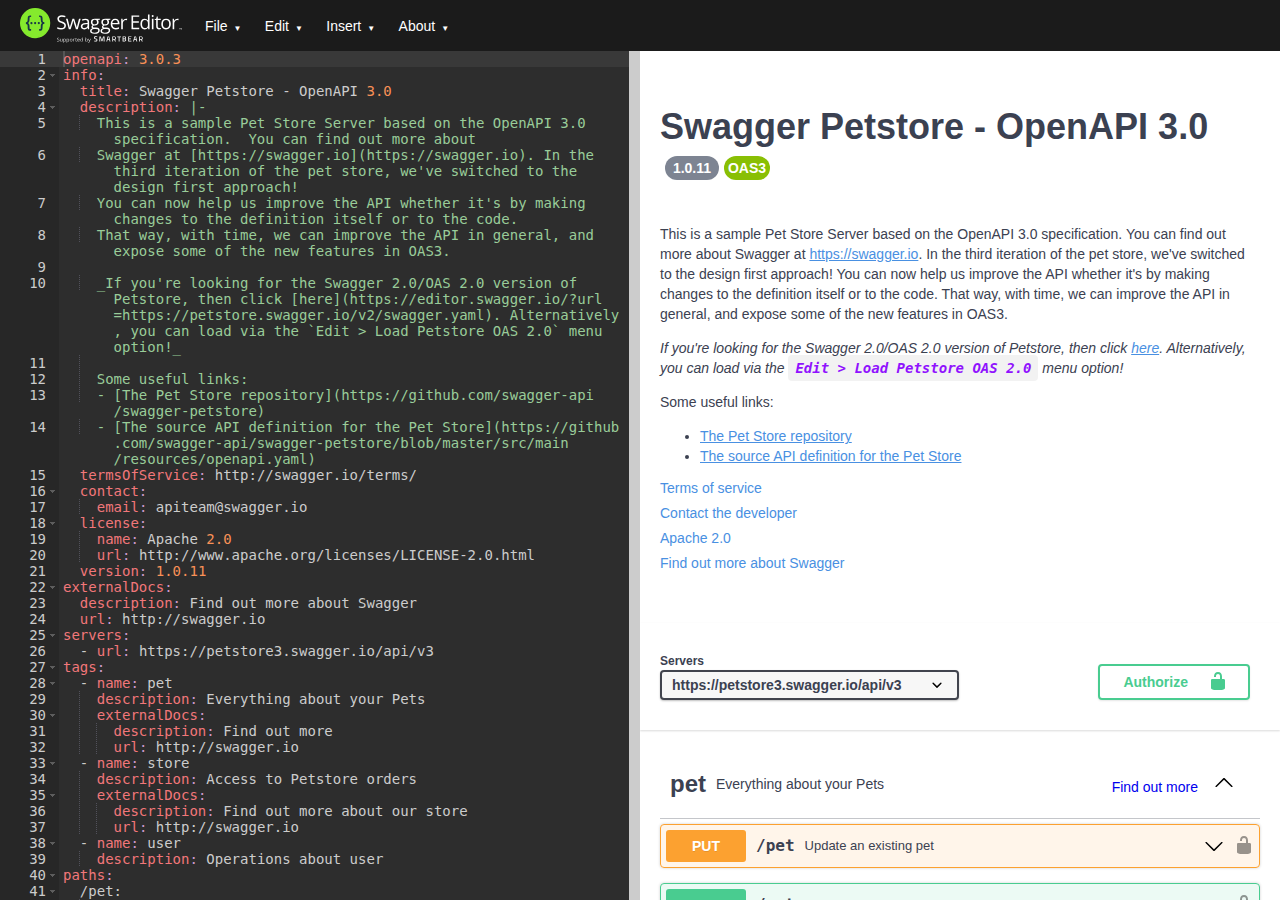
<file: swagger-editor/index.html>
<!DOCTYPE html>
<!-- HTML for static distribution bundle build -->
<html lang="en">
<head>
  <meta charset="UTF-8">
  <title>Swagger Editor</title>
  <style>
  * {
    box-sizing: border-box;
  }
  body {
    font-family: Roboto,sans-serif;
    font-size: 9px;
    line-height: 1.42857143;
    color: #444;
    margin: 0px;
  }

  #swagger-editor {
    font-size: 1.3em;
  }

  .container {
    height: 100%;
    max-width: 880px;
    margin-left: auto;
    margin-right: auto;
  }

  #editor-wrapper {
    height: 100%;
    border:1em solid #000;
    border:none;
  }

  .Pane2 {
    overflow-y: scroll;
  }

  </style>
  <link href="./dist/swagger-editor.css" rel="stylesheet">
  <link rel="icon" type="image/png" href="./dist/favicon-32x32.png" sizes="32x32" />
  <link rel="icon" type="image/png" href="./dist/favicon-16x16.png" sizes="16x16" />
</head>

<body>
  <div id="swagger-editor"></div>
  <script src="./dist/swagger-editor-bundle.js"> </script>
  <script src="./dist/swagger-editor-standalone-preset.js"> </script>
  <script>
  window.onload = function() {
    // Build a system
    const editor = SwaggerEditorBundle({
      dom_id: '#swagger-editor',
      layout: 'StandaloneLayout',
      presets: [
        SwaggerEditorStandalonePreset
      ],
      queryConfigEnabled: false,
    })

    window.editor = editor
  }
  </script>

  <svg xmlns="http://www.w3.org/2000/svg" xmlns:xlink="http://www.w3.org/1999/xlink" style="position:absolute;width:0;height:0">
    <defs>
      <symbol viewBox="0 0 20 20" id="unlocked">
            <path d="M15.8 8H14V5.6C14 2.703 12.665 1 10 1 7.334 1 6 2.703 6 5.6V6h2v-.801C8 3.754 8.797 3 10 3c1.203 0 2 .754 2 2.199V8H4c-.553 0-1 .646-1 1.199V17c0 .549.428 1.139.951 1.307l1.197.387C5.672 18.861 6.55 19 7.1 19h5.8c.549 0 1.428-.139 1.951-.307l1.196-.387c.524-.167.953-.757.953-1.306V9.199C17 8.646 16.352 8 15.8 8z"></path>
      </symbol>

      <symbol viewBox="0 0 20 20" id="locked">
        <path d="M15.8 8H14V5.6C14 2.703 12.665 1 10 1 7.334 1 6 2.703 6 5.6V8H4c-.553 0-1 .646-1 1.199V17c0 .549.428 1.139.951 1.307l1.197.387C5.672 18.861 6.55 19 7.1 19h5.8c.549 0 1.428-.139 1.951-.307l1.196-.387c.524-.167.953-.757.953-1.306V9.199C17 8.646 16.352 8 15.8 8zM12 8H8V5.199C8 3.754 8.797 3 10 3c1.203 0 2 .754 2 2.199V8z"/>
      </symbol>

      <symbol viewBox="0 0 20 20" id="close">
        <path d="M14.348 14.849c-.469.469-1.229.469-1.697 0L10 11.819l-2.651 3.029c-.469.469-1.229.469-1.697 0-.469-.469-.469-1.229 0-1.697l2.758-3.15-2.759-3.152c-.469-.469-.469-1.228 0-1.697.469-.469 1.228-.469 1.697 0L10 8.183l2.651-3.031c.469-.469 1.228-.469 1.697 0 .469.469.469 1.229 0 1.697l-2.758 3.152 2.758 3.15c.469.469.469 1.229 0 1.698z"/>
      </symbol>

      <symbol viewBox="0 0 20 20" id="large-arrow">
        <path d="M13.25 10L6.109 2.58c-.268-.27-.268-.707 0-.979.268-.27.701-.27.969 0l7.83 7.908c.268.271.268.709 0 .979l-7.83 7.908c-.268.271-.701.27-.969 0-.268-.269-.268-.707 0-.979L13.25 10z"/>
      </symbol>

      <symbol viewBox="0 0 20 20" id="large-arrow-down">
        <path d="M17.418 6.109c.272-.268.709-.268.979 0s.271.701 0 .969l-7.908 7.83c-.27.268-.707.268-.979 0l-7.908-7.83c-.27-.268-.27-.701 0-.969.271-.268.709-.268.979 0L10 13.25l7.418-7.141z"/>
      </symbol>


      <symbol viewBox="0 0 24 24" id="jump-to">
        <path d="M19 7v4H5.83l3.58-3.59L8 6l-6 6 6 6 1.41-1.41L5.83 13H21V7z"/>
      </symbol>

      <symbol viewBox="0 0 24 24" id="expand">
        <path d="M10 18h4v-2h-4v2zM3 6v2h18V6H3zm3 7h12v-2H6v2z"/>
      </symbol>

    </defs>
  </svg>

</body>

</html>
</file>
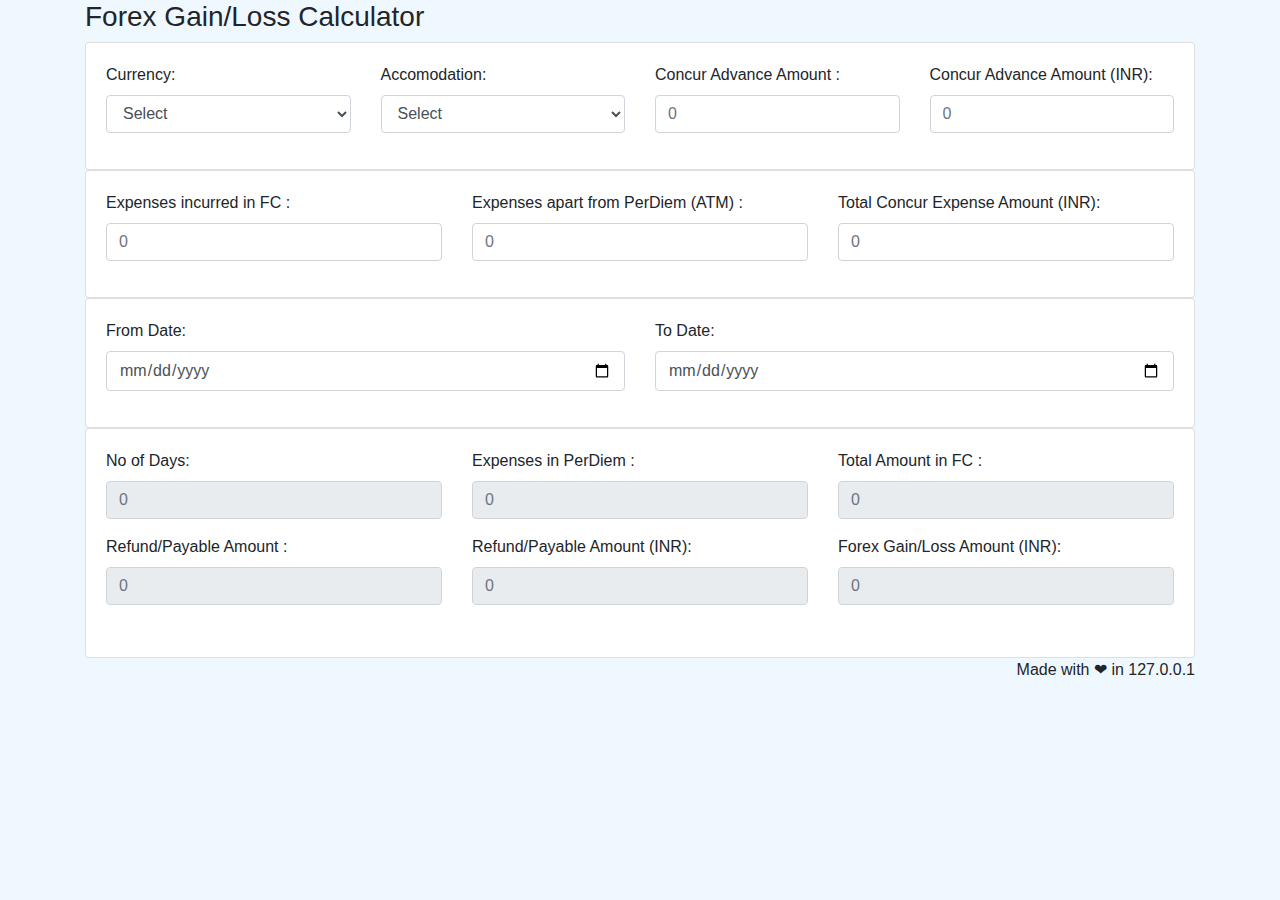
<file: forexcalculator.html>
<html>
   <head>
      <meta HTTP-EQUIV="PRAGMA" CONTENT="NO-CACHE" />
      <meta HTTP-EQUIV="Expires" content="Mon, 01 Jan 1990 12:00:00 GMT" />
      <link rel="icon" type="image/png" href="forexicon.png">
      <title>Forex Calculator</title>
      <meta charset="utf-8" />
      <meta content="width=device-width, initial-scale=1" name="viewport" />
      <link href="https://stackpath.bootstrapcdn.com/bootstrap/4.1.3/css/bootstrap.min.css" rel="stylesheet" />
      <script src="https://ajax.googleapis.com/ajax/libs/jquery/3.5.1/jquery.min.js"></script>
      <script src="https://maxcdn.bootstrapcdn.com/bootstrap/3.4.1/js/bootstrap.min.js"></script>
      <link href="https://maxcdn.bootstrapcdn.com/font-awesome/4.7.0/css/font-awesome.min.css" rel="stylesheet" />
   </head>
   <script>
      $(document).ready(function(){
          $('[data-toggle="tooltip"]').tooltip();
      });
      
      function calculate() {
          
          if(document.getElementById('caCurrency').value != 'Select' && document.getElementById('caCurrency').value != '') {
              document.getElementById('caAdvanceLabel').innerHTML = '(' + document.getElementById('caCurrency').value + ')';
              document.getElementById('aeExpensesIncurredInFCLabel').innerHTML = '(' + document.getElementById('caCurrency').value + ')';
              document.getElementById('aeExpensesApartFromPerDiemLabel').innerHTML = '(' + document.getElementById('caCurrency').value + ')';
              document.getElementById('aeExpensesInPerDiemLabel').innerHTML = '(' + document.getElementById('caCurrency').value + ')';
              document.getElementById('refundPayableInFCLabel').innerHTML = '(' + document.getElementById('caCurrency').value + ')';
              document.getElementById('aeTotalAmountFCLabel').innerHTML = '(' + document.getElementById('caCurrency').value + ')';
          }
                  
          if(document.getElementById('accomodation').value == 'Company') {
              document.getElementById('aeExpensesIncurredInFC').value = '50';
          } else if(document.getElementById('accomodation').value == 'Own') {
              document.getElementById('aeExpensesIncurredInFC').value = '75';
          } else {
              document.getElementById('aeExpensesIncurredInFC').value = '0';
          }
          
          document.getElementById('aeNoOfDays').value = Math.round(Math.abs((new Date(document.getElementById('fromDate').value) - new Date(document.getElementById('toDate').value)) / (24 * 60 * 60 * 1000))) + 1;
          document.getElementById('aeExpensesInPerDiem').value = parseFloat(document.getElementById('aeExpensesIncurredInFC').value) * parseFloat(document.getElementById('aeNoOfDays').value);
          document.getElementById('aeTotalAmountFC').value = parseFloat(document.getElementById('aeExpensesInPerDiem').value) + parseFloat(document.getElementById('aeExpensesApartFromPerDiem').value);
          document.getElementById('refundPayableInFC').value = parseFloat(document.getElementById('caAdvance').value) - parseFloat(document.getElementById('aeTotalAmountFC').value);
          document.getElementById('refundPayableInINRAmount').value = Math.round((parseFloat(document.getElementById('caINRAmount').value) / parseFloat(document.getElementById('caAdvance').value)) * parseFloat(document.getElementById('refundPayableInFC').value));
          document.getElementById('forexLossGainAmount').value = Math.round((parseFloat(document.getElementById('caINRAmount').value) - parseFloat(document.getElementById('aeTotalINRAmount').value)) - parseFloat(document.getElementById('refundPayableInINRAmount').value));
          
          
          if(document.getElementById('forexLossGainAmount').value != undefined && document.getElementById('forexLossGainAmount').value != '' && document.getElementById('forexLossGainAmount').value != 0) {
              document.getElementById('result').innerHTML = 'Please add ' + (document.getElementById('forexLossGainAmount').value < 0 ? 'Forex Gain' : 'Forex Loss') + ' with amount ' + document.getElementById('forexLossGainAmount').value + ' INR on ' + document.getElementById('toDate').value + ' in concur.';
          }
      }
   </script>
   <body style="background-color: aliceblue;">
      <div class="container">
         <h3>Forex Gain/Loss Calculator</h3>
         <div class="card">
            <div class="card-body">
               <div class="row">
                  <div class="col-md-3">
                     <div class="form-group">
                        <label for="caCurrency">Currency:</label>
                        <select class="form-control" id="caCurrency" name="caCurrency" onchange="calculate()" placeholder="Currency">
                           <option>Select</option>
                           <option value="USD">USD</option>
                           <option value="GBP">GBP</option>
                           <option value="Euro">Euro</option>
                           <option value="SAR">SAR</option>
                           <option value="JPY">JPY</option>
                        </select>
                     </div>
                  </div>
                  <div class="col-md-3">
                     <div class="form-group">
                        <label for="accomodation">Accomodation:</label>
                        <select class="form-control" id="accomodation" name="accomodation" onchange="calculate()" placeholder="Accomodation">
                           <option>Select</option>
                           <option value="Company">Company</option>
                           <option value="Own">Own</option>
                        </select>
                     </div>
                  </div>
                  <div class="col-md-3">
                     <div class="form-group">
                        <label for="caAdvance">Concur Advance Amount <span id="caAdvanceLabel"></span>:</label>
                        <input class="form-control" id="caAdvance" name="caAdvance" onchange="calculate()" placeholder="0" type="number" />
                     </div>
                  </div>
                  <div class="col-md-3">
                     <div class="form-group">
                        <label for="caINRAmount">Concur Advance Amount (INR):</label>
                        <input class="form-control" id="caINRAmount" name="caINRAmount" onchange="calculate()" placeholder="0" type="number" />
                     </div>
                  </div>
               </div>
            </div>
         </div>
         <div class="card">
            <div class="card-body">
               <div class="row">
                  <div class="col-md-4">
                     <div class="form-group">
                        <label for="aeExpensesIncurredInFC">Expenses incurred in FC <span id="aeExpensesIncurredInFCLabel"></span>:</label>
                        <input class="form-control" id="aeExpensesIncurredInFC" name="aeExpensesIncurredInFC" onchange="calculate()" placeholder="0" type="number" />
                     </div>
                  </div>
                  <div class="col-md-4">
                     <div class="form-group">
                        <label for="aeExpensesApartFromPerDiem">Expenses apart from PerDiem (ATM) <span id="aeExpensesApartFromPerDiemLabel"></span>:</label>
                        <input class="form-control" id="aeExpensesApartFromPerDiem" name="aeExpensesApartFromPerDiem" onchange="calculate()" placeholder="0" type="number" />
                     </div>
                  </div>
                  <div class="col-md-4">
                     <div class="form-group">
                        <label for="aeTotalINRAmount">Total Concur Expense Amount (INR):</label>
                        <input class="form-control" id="aeTotalINRAmount" name="aeTotalINRAmount" onchange="calculate()" placeholder="0" type="number" />
                     </div>
                  </div>
               </div>
            </div>
         </div>
         <div class="card">
            <div class="card-body">
               <div class="row">
                  <div class="col-md-6">
                     <div class="form-group">
                        <label for="fromDate">From Date:</label>
                        <input class="form-control" id="fromDate" name="fromDate" onchange="calculate()" type="date" />
                     </div>
                  </div>
                  <div class="col-md-6">
                     <div class="form-group">
                        <label for="toDate">To Date:</label>
                        <input class="form-control" id="toDate" name="toDate" onchange="calculate()" type="date" />
                     </div>
                  </div>
               </div>
            </div>
         </div>
         <div class="card">
            <div class="card-body">
               <div class="row">
                  <div class="col-md-4">
                     <div class="form-group">
                        <label for="aeNoOfDays">No of Days:</label>
                        <input class="form-control" disabled="true" id="aeNoOfDays" name="aeNoOfDays" placeholder="0" type="number" />
                     </div>
                  </div>
                  <div class="col-md-4">
                     <div class="form-group">
                        <label for="aeExpensesInPerDiem">Expenses in PerDiem <span id="aeExpensesInPerDiemLabel"></span>:</label>
                        <input class="form-control" disabled="true" id="aeExpensesInPerDiem" name="aeExpensesInPerDiem" placeholder="0" type="number" />
                     </div>
                  </div>
                  <div class="col-md-4">
                     <div class="form-group">
                        <label for="aeTotalAmountFC">Total Amount in FC <span id="aeTotalAmountFCLabel"></span>:</label>
                        <input class="form-control" disabled="true" id="aeTotalAmountFC" name="aeTotalAmountFC" placeholder="0" type="number" />
                     </div>
                  </div>
                  <div class="col-md-4">
                     <div class="form-group">
                        <label for="refundPayableInFC">Refund/Payable Amount <span id="refundPayableInFCLabel"></span>:</label>
                        <input class="form-control" disabled="true" id="refundPayableInFC" name="refundPayableInFC" placeholder="0" type="number" />
                     </div>
                  </div>
                  <div class="col-md-4">
                     <div class="form-group">
                        <label for="refundPayableInINRAmount">Refund/Payable Amount (INR):</label>
                        <input class="form-control" disabled="true" id="refundPayableInINRAmount" name="refundPayableInINRAmount" placeholder="0" type="number" />
                     </div>
                  </div>
                  <div class="col-md-4">
                     <div class="form-group">
                        <label for="forexLossGainAmount">Forex Gain/Loss Amount (INR):</label>
                        <input class="form-control" disabled="true" id="forexLossGainAmount" name="forexLossGainAmount" placeholder="0" type="number" />
                     </div>
                  </div>
               </div>
            </div>
            <center>
               <p id="result" style="font-weight: bold;"></p>
            </center>
         </div>
         <div style="float: right;">Made with ❤ in 127.0.0.1</div>
      </div>
   </body>
</html>
</file>
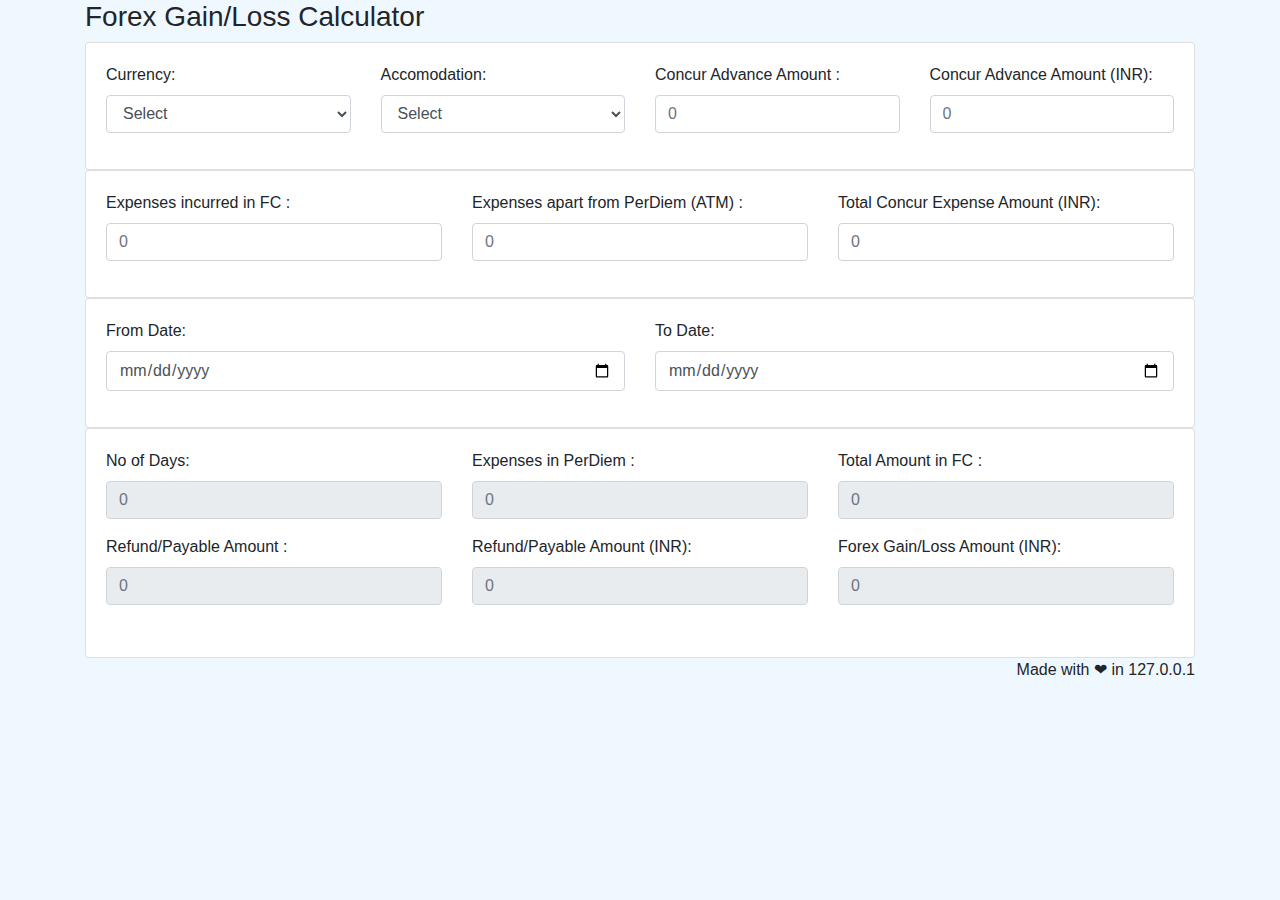
<file: ForexCalculator.html>
<html>
   <head>
      <meta HTTP-EQUIV="PRAGMA" CONTENT="NO-CACHE" />
      <meta HTTP-EQUIV="Expires" content="Mon, 01 Jan 1990 12:00:00 GMT" />
      <link rel="icon" type="image/x-icon" href="forexicon.ico">
      <title>Forex Calculator</title>
      <meta charset="utf-8" />
      <meta content="width=device-width, initial-scale=1" name="viewport" />
      <link href="https://stackpath.bootstrapcdn.com/bootstrap/4.1.3/css/bootstrap.min.css" rel="stylesheet" />
      <script src="https://ajax.googleapis.com/ajax/libs/jquery/3.5.1/jquery.min.js"></script>
      <script src="https://maxcdn.bootstrapcdn.com/bootstrap/3.4.1/js/bootstrap.min.js"></script>
      <link href="https://maxcdn.bootstrapcdn.com/font-awesome/4.7.0/css/font-awesome.min.css" rel="stylesheet" />
   </head>
   <script>
      $(document).ready(function(){
          $('[data-toggle="tooltip"]').tooltip();
      });
      
      function calculate() {
          
          if(document.getElementById('caCurrency').value != 'Select' && document.getElementById('caCurrency').value != '') {
              document.getElementById('caAdvanceLabel').innerHTML = '(' + document.getElementById('caCurrency').value + ')';
              document.getElementById('aeExpensesIncurredInFCLabel').innerHTML = '(' + document.getElementById('caCurrency').value + ')';
              document.getElementById('aeExpensesApartFromPerDiemLabel').innerHTML = '(' + document.getElementById('caCurrency').value + ')';
              document.getElementById('aeExpensesInPerDiemLabel').innerHTML = '(' + document.getElementById('caCurrency').value + ')';
              document.getElementById('refundPayableInFCLabel').innerHTML = '(' + document.getElementById('caCurrency').value + ')';
              document.getElementById('aeTotalAmountFCLabel').innerHTML = '(' + document.getElementById('caCurrency').value + ')';
          }
                  
          if(document.getElementById('accomodation').value == 'Company') {
              document.getElementById('aeExpensesIncurredInFC').value = '50';
          } else if(document.getElementById('accomodation').value == 'Own') {
              document.getElementById('aeExpensesIncurredInFC').value = '75';
          } else {
              document.getElementById('aeExpensesIncurredInFC').value = '0';
          }
          
          document.getElementById('aeNoOfDays').value = Math.round(Math.abs((new Date(document.getElementById('fromDate').value) - new Date(document.getElementById('toDate').value)) / (24 * 60 * 60 * 1000))) + 1;
          document.getElementById('aeExpensesInPerDiem').value = parseFloat(document.getElementById('aeExpensesIncurredInFC').value) * parseFloat(document.getElementById('aeNoOfDays').value);
          document.getElementById('aeTotalAmountFC').value = parseFloat(document.getElementById('aeExpensesInPerDiem').value) + parseFloat(document.getElementById('aeExpensesApartFromPerDiem').value);
          document.getElementById('refundPayableInFC').value = parseFloat(document.getElementById('caAdvance').value) - parseFloat(document.getElementById('aeTotalAmountFC').value);
          document.getElementById('refundPayableInINRAmount').value = Math.round((parseFloat(document.getElementById('caINRAmount').value) / parseFloat(document.getElementById('caAdvance').value)) * parseFloat(document.getElementById('refundPayableInFC').value));
          document.getElementById('forexLossGainAmount').value = Math.round((parseFloat(document.getElementById('caINRAmount').value) - parseFloat(document.getElementById('aeTotalINRAmount').value)) - parseFloat(document.getElementById('refundPayableInINRAmount').value));
          
          
          if(document.getElementById('forexLossGainAmount').value != undefined && document.getElementById('forexLossGainAmount').value != '' && document.getElementById('forexLossGainAmount').value != 0) {
              document.getElementById('result').innerHTML = 'Please add ' + (document.getElementById('forexLossGainAmount').value < 0 ? 'Forex Gain' : 'Forex Loss') + ' with amount ' + document.getElementById('forexLossGainAmount').value + ' INR on ' + document.getElementById('toDate').value + ' in concur.';
          }
      }
   </script>
   <body style="background-color: aliceblue;">
      <div class="container">
         <h3>Forex Gain/Loss Calculator</h3>
         <div class="card">
            <div class="card-body">
               <div class="row">
                  <div class="col-md-3">
                     <div class="form-group">
                        <label for="caCurrency">Currency:</label>
                        <select class="form-control" id="caCurrency" name="caCurrency" onchange="calculate()" placeholder="Currency">
                           <option>Select</option>
                           <option value="USD">USD</option>
                           <option value="GBP">GBP</option>
                           <option value="Euro">Euro</option>
                           <option value="SAR">SAR</option>
                           <option value="JPY">JPY</option>
                        </select>
                     </div>
                  </div>
                  <div class="col-md-3">
                     <div class="form-group">
                        <label for="accomodation">Accomodation:</label>
                        <select class="form-control" id="accomodation" name="accomodation" onchange="calculate()" placeholder="Accomodation">
                           <option>Select</option>
                           <option value="Company">Company</option>
                           <option value="Own">Own</option>
                        </select>
                     </div>
                  </div>
                  <div class="col-md-3">
                     <div class="form-group">
                        <label for="caAdvance">Concur Advance Amount <span id="caAdvanceLabel"></span>:</label>
                        <input class="form-control" id="caAdvance" name="caAdvance" onchange="calculate()" placeholder="0" type="number" />
                     </div>
                  </div>
                  <div class="col-md-3">
                     <div class="form-group">
                        <label for="caINRAmount">Concur Advance Amount (INR):</label>
                        <input class="form-control" id="caINRAmount" name="caINRAmount" onchange="calculate()" placeholder="0" type="number" />
                     </div>
                  </div>
               </div>
            </div>
         </div>
         <div class="card">
            <div class="card-body">
               <div class="row">
                  <div class="col-md-4">
                     <div class="form-group">
                        <label for="aeExpensesIncurredInFC">Expenses incurred in FC <span id="aeExpensesIncurredInFCLabel"></span>:</label>
                        <input class="form-control" id="aeExpensesIncurredInFC" name="aeExpensesIncurredInFC" onchange="calculate()" placeholder="0" type="number" />
                     </div>
                  </div>
                  <div class="col-md-4">
                     <div class="form-group">
                        <label for="aeExpensesApartFromPerDiem">Expenses apart from PerDiem (ATM) <span id="aeExpensesApartFromPerDiemLabel"></span>:</label>
                        <input class="form-control" id="aeExpensesApartFromPerDiem" name="aeExpensesApartFromPerDiem" onchange="calculate()" placeholder="0" type="number" />
                     </div>
                  </div>
                  <div class="col-md-4">
                     <div class="form-group">
                        <label for="aeTotalINRAmount">Total Concur Expense Amount (INR):</label>
                        <input class="form-control" id="aeTotalINRAmount" name="aeTotalINRAmount" onchange="calculate()" placeholder="0" type="number" />
                     </div>
                  </div>
               </div>
            </div>
         </div>
         <div class="card">
            <div class="card-body">
               <div class="row">
                  <div class="col-md-6">
                     <div class="form-group">
                        <label for="fromDate">From Date:</label>
                        <input class="form-control" id="fromDate" name="fromDate" onchange="calculate()" type="date" />
                     </div>
                  </div>
                  <div class="col-md-6">
                     <div class="form-group">
                        <label for="toDate">To Date:</label>
                        <input class="form-control" id="toDate" name="toDate" onchange="calculate()" type="date" />
                     </div>
                  </div>
               </div>
            </div>
         </div>
         <div class="card">
            <div class="card-body">
               <div class="row">
                  <div class="col-md-4">
                     <div class="form-group">
                        <label for="aeNoOfDays">No of Days:</label>
                        <input class="form-control" disabled="true" id="aeNoOfDays" name="aeNoOfDays" placeholder="0" type="number" />
                     </div>
                  </div>
                  <div class="col-md-4">
                     <div class="form-group">
                        <label for="aeExpensesInPerDiem">Expenses in PerDiem <span id="aeExpensesInPerDiemLabel"></span>:</label>
                        <input class="form-control" disabled="true" id="aeExpensesInPerDiem" name="aeExpensesInPerDiem" placeholder="0" type="number" />
                     </div>
                  </div>
                  <div class="col-md-4">
                     <div class="form-group">
                        <label for="aeTotalAmountFC">Total Amount in FC <span id="aeTotalAmountFCLabel"></span>:</label>
                        <input class="form-control" disabled="true" id="aeTotalAmountFC" name="aeTotalAmountFC" placeholder="0" type="number" />
                     </div>
                  </div>
                  <div class="col-md-4">
                     <div class="form-group">
                        <label for="refundPayableInFC">Refund/Payable Amount <span id="refundPayableInFCLabel"></span>:</label>
                        <input class="form-control" disabled="true" id="refundPayableInFC" name="refundPayableInFC" placeholder="0" type="number" />
                     </div>
                  </div>
                  <div class="col-md-4">
                     <div class="form-group">
                        <label for="refundPayableInINRAmount">Refund/Payable Amount (INR):</label>
                        <input class="form-control" disabled="true" id="refundPayableInINRAmount" name="refundPayableInINRAmount" placeholder="0" type="number" />
                     </div>
                  </div>
                  <div class="col-md-4">
                     <div class="form-group">
                        <label for="forexLossGainAmount">Forex Gain/Loss Amount (INR):</label>
                        <input class="form-control" disabled="true" id="forexLossGainAmount" name="forexLossGainAmount" placeholder="0" type="number" />
                     </div>
                  </div>
               </div>
            </div>
            <center>
               <p id="result" style="font-weight: bold;"></p>
            </center>
         </div>
         <div style="float: right;">Made with ❤ in 127.0.0.1</div>
      </div>
   </body>
</html>
</file>
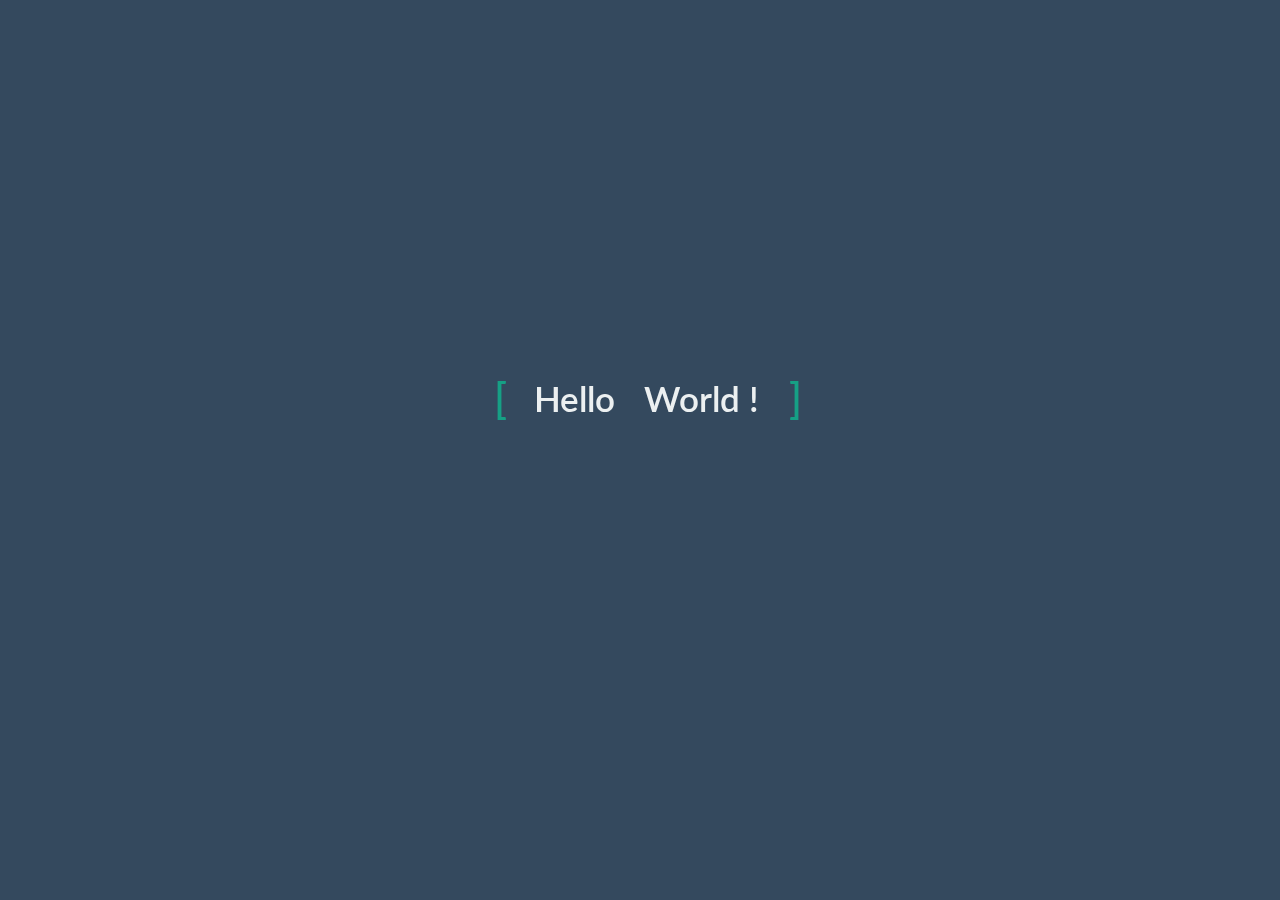
<file: Hello.html>
<html>
  <title>Clouds</title>
  <link rel="stylesheet" href="/HelloStyles.css" /> 
  <link href="https://fonts.googleapis.com/css?family=Lato" rel="stylesheet">

  <div class="content">
    <div class="content__container">
      <p class="content__container__text">Hello</p>
      <ul class="content__container__list">
      <li class="content__container__list__item">World !</li>
      <li class="content__container__list__item">Sumer !</li>
      <li class="content__container__list__item">Users !</li>
      <li class="content__container__list__item">All !</li>
      </ul>
    </div>
  </div>
</html>
</file>
<file: swagger-editor/dist/swagger-editor.css>
.swagger-editor #ace-editor{height:calc(100vh - 51px)!important}.swagger-editor .SplitPane{height:calc(100% - 51px)!important}.swagger-editor .dropzone{height:100%;width:100%}.swagger-editor .dropzone .dropzone__overlay{background:#2d2d2d;color:#fff;font-size:1rem;height:100%;left:0;padding-top:20px;position:absolute;text-align:center;width:100%}.swagger-editor .swagger-ui{height:100%}.swagger-editor .swagger-ui .version-pragma{font-size:1.2em}@media print{.swagger-editor .Pane1,.swagger-editor .topbar{display:none}.swagger-editor .SplitPane{display:block!important;position:relative!important}.swagger-editor .Pane2{width:100%!important}.swagger-editor .Pane2{overflow-y:auto}}.swagger-editor .editor-readonly-watermark{color:#fff;font-weight:700;height:40px;left:0;margin:0;padding-right:20px;padding-top:10px;pointer-events:none;position:absolute;right:0;text-align:right;top:0;-webkit-user-select:none;-moz-user-select:none;user-select:none;z-index:2}.swagger-editor .editor-readonly-watermark:before{background:linear-gradient(90deg,hsla(0,0%,100%,0) 60%,hsla(0,0%,57%,.31) 74%,hsla(0,0%,100%,.17));bottom:0;content:" ";left:0;pointer-events:none;position:absolute;right:0;top:0;z-index:1}.swagger-editor .swagger-ui{color:#3b4151;font-family:sans-serif }.swagger-editor .swagger-ui html{-ms-text-size-adjust:100%;-webkit-text-size-adjust:100%;line-height:1.15}.swagger-editor .swagger-ui body{margin:0}.swagger-editor .swagger-ui article,.swagger-editor .swagger-ui aside,.swagger-editor .swagger-ui footer,.swagger-editor .swagger-ui header,.swagger-editor .swagger-ui nav,.swagger-editor .swagger-ui section{display:block}.swagger-editor .swagger-ui h1{font-size:2em;margin:.67em 0}.swagger-editor .swagger-ui figcaption,.swagger-editor .swagger-ui figure,.swagger-editor .swagger-ui main{display:block}.swagger-editor .swagger-ui figure{margin:1em 40px}.swagger-editor .swagger-ui hr{box-sizing:content-box;height:0;overflow:visible}.swagger-editor .swagger-ui pre{font-family:monospace,monospace;font-size:1em}.swagger-editor .swagger-ui a{-webkit-text-decoration-skip:objects;background-color:transparent}.swagger-editor .swagger-ui abbr[title]{border-bottom:none;-webkit-text-decoration:underline dotted;text-decoration:underline;-webkit-text-decoration:underline dotted currentColor;text-decoration:underline dotted currentColor}.swagger-editor .swagger-ui b,.swagger-editor .swagger-ui strong{font-weight:inherit;font-weight:bolder}.swagger-editor .swagger-ui code,.swagger-editor .swagger-ui kbd,.swagger-editor .swagger-ui samp{font-family:monospace,monospace;font-size:1em}.swagger-editor .swagger-ui dfn{font-style:italic}.swagger-editor .swagger-ui mark{background-color:#ff0;color:#000}.swagger-editor .swagger-ui small{font-size:80%}.swagger-editor .swagger-ui sub,.swagger-editor .swagger-ui sup{font-size:75%;line-height:0;position:relative;vertical-align:baseline}.swagger-editor .swagger-ui sub{bottom:-.25em}.swagger-editor .swagger-ui sup{top:-.5em}.swagger-editor .swagger-ui audio,.swagger-editor .swagger-ui video{display:inline-block}.swagger-editor .swagger-ui audio:not([controls]){display:none;height:0}.swagger-editor .swagger-ui img{border-style:none}.swagger-editor .swagger-ui svg:not(:root){overflow:hidden}.swagger-editor .swagger-ui button,.swagger-editor .swagger-ui input,.swagger-editor .swagger-ui optgroup,.swagger-editor .swagger-ui select,.swagger-editor .swagger-ui textarea{font-family:sans-serif;font-size:100%;line-height:1.15;margin:0}.swagger-editor .swagger-ui button,.swagger-editor .swagger-ui input{overflow:visible}.swagger-editor .swagger-ui button,.swagger-editor .swagger-ui select{text-transform:none}.swagger-editor .swagger-ui [type=reset],.swagger-editor .swagger-ui [type=submit],.swagger-editor .swagger-ui button,.swagger-editor .swagger-ui html [type=button]{-webkit-appearance:button}.swagger-editor .swagger-ui [type=button]::-moz-focus-inner,.swagger-editor .swagger-ui [type=reset]::-moz-focus-inner,.swagger-editor .swagger-ui [type=submit]::-moz-focus-inner,.swagger-editor .swagger-ui button::-moz-focus-inner{border-style:none;padding:0}.swagger-editor .swagger-ui [type=button]:-moz-focusring,.swagger-editor .swagger-ui [type=reset]:-moz-focusring,.swagger-editor .swagger-ui [type=submit]:-moz-focusring,.swagger-editor .swagger-ui button:-moz-focusring{outline:1px dotted ButtonText}.swagger-editor .swagger-ui fieldset{padding:.35em .75em .625em}.swagger-editor .swagger-ui legend{box-sizing:border-box;color:inherit;display:table;max-width:100%;padding:0;white-space:normal}.swagger-editor .swagger-ui progress{display:inline-block;vertical-align:baseline}.swagger-editor .swagger-ui textarea{overflow:auto}.swagger-editor .swagger-ui [type=checkbox],.swagger-editor .swagger-ui [type=radio]{box-sizing:border-box;padding:0}.swagger-editor .swagger-ui [type=number]::-webkit-inner-spin-button,.swagger-editor .swagger-ui [type=number]::-webkit-outer-spin-button{height:auto}.swagger-editor .swagger-ui [type=search]{-webkit-appearance:textfield;outline-offset:-2px}.swagger-editor .swagger-ui [type=search]::-webkit-search-cancel-button,.swagger-editor .swagger-ui [type=search]::-webkit-search-decoration{-webkit-appearance:none}.swagger-editor .swagger-ui ::-webkit-file-upload-button{-webkit-appearance:button;font:inherit}.swagger-editor .swagger-ui details,.swagger-editor .swagger-ui menu{display:block}.swagger-editor .swagger-ui summary{display:list-item}.swagger-editor .swagger-ui canvas{display:inline-block}.swagger-editor .swagger-ui [hidden],.swagger-editor .swagger-ui template{display:none}.swagger-editor .swagger-ui .debug *{outline:1px solid gold}.swagger-editor .swagger-ui .debug-white *{outline:1px solid #fff}.swagger-editor .swagger-ui .debug-black *{outline:1px solid #000}.swagger-editor .swagger-ui .debug-grid{background:transparent url([data-uri]) repeat 0 0}.swagger-editor .swagger-ui .debug-grid-16{background:transparent url([data-uri]) repeat 0 0}.swagger-editor .swagger-ui .debug-grid-8-solid{background:#fff url([data-uri]) repeat 0 0}.swagger-editor .swagger-ui .debug-grid-16-solid{background:#fff url([data-uri]) repeat 0 0}.swagger-editor .swagger-ui .border-box,.swagger-editor .swagger-ui a,.swagger-editor .swagger-ui article,.swagger-editor .swagger-ui body,.swagger-editor .swagger-ui code,.swagger-editor .swagger-ui dd,.swagger-editor .swagger-ui div,.swagger-editor .swagger-ui dl,.swagger-editor .swagger-ui dt,.swagger-editor .swagger-ui fieldset,.swagger-editor .swagger-ui footer,.swagger-editor .swagger-ui form,.swagger-editor .swagger-ui h1,.swagger-editor .swagger-ui h2,.swagger-editor .swagger-ui h3,.swagger-editor .swagger-ui h4,.swagger-editor .swagger-ui h5,.swagger-editor .swagger-ui h6,.swagger-editor .swagger-ui header,.swagger-editor .swagger-ui html,.swagger-editor .swagger-ui input[type=email],.swagger-editor .swagger-ui input[type=number],.swagger-editor .swagger-ui input[type=password],.swagger-editor .swagger-ui input[type=tel],.swagger-editor .swagger-ui input[type=text],.swagger-editor .swagger-ui input[type=url],.swagger-editor .swagger-ui legend,.swagger-editor .swagger-ui li,.swagger-editor .swagger-ui main,.swagger-editor .swagger-ui ol,.swagger-editor .swagger-ui p,.swagger-editor .swagger-ui pre,.swagger-editor .swagger-ui section,.swagger-editor .swagger-ui table,.swagger-editor .swagger-ui td,.swagger-editor .swagger-ui textarea,.swagger-editor .swagger-ui th,.swagger-editor .swagger-ui tr,.swagger-editor .swagger-ui ul{box-sizing:border-box}.swagger-editor .swagger-ui .aspect-ratio{height:0;position:relative}.swagger-editor .swagger-ui .aspect-ratio--16x9{padding-bottom:56.25%}.swagger-editor .swagger-ui .aspect-ratio--9x16{padding-bottom:177.77%}.swagger-editor .swagger-ui .aspect-ratio--4x3{padding-bottom:75%}.swagger-editor .swagger-ui .aspect-ratio--3x4{padding-bottom:133.33%}.swagger-editor .swagger-ui .aspect-ratio--6x4{padding-bottom:66.6%}.swagger-editor .swagger-ui .aspect-ratio--4x6{padding-bottom:150%}.swagger-editor .swagger-ui .aspect-ratio--8x5{padding-bottom:62.5%}.swagger-editor .swagger-ui .aspect-ratio--5x8{padding-bottom:160%}.swagger-editor .swagger-ui .aspect-ratio--7x5{padding-bottom:71.42%}.swagger-editor .swagger-ui .aspect-ratio--5x7{padding-bottom:140%}.swagger-editor .swagger-ui .aspect-ratio--1x1{padding-bottom:100%}.swagger-editor .swagger-ui .aspect-ratio--object{bottom:0;height:100%;left:0;position:absolute;right:0;top:0;width:100%;z-index:100}@media screen and (min-width:30em){.swagger-editor .swagger-ui .aspect-ratio-ns{height:0;position:relative}.swagger-editor .swagger-ui .aspect-ratio--16x9-ns{padding-bottom:56.25%}.swagger-editor .swagger-ui .aspect-ratio--9x16-ns{padding-bottom:177.77%}.swagger-editor .swagger-ui .aspect-ratio--4x3-ns{padding-bottom:75%}.swagger-editor .swagger-ui .aspect-ratio--3x4-ns{padding-bottom:133.33%}.swagger-editor .swagger-ui .aspect-ratio--6x4-ns{padding-bottom:66.6%}.swagger-editor .swagger-ui .aspect-ratio--4x6-ns{padding-bottom:150%}.swagger-editor .swagger-ui .aspect-ratio--8x5-ns{padding-bottom:62.5%}.swagger-editor .swagger-ui .aspect-ratio--5x8-ns{padding-bottom:160%}.swagger-editor .swagger-ui .aspect-ratio--7x5-ns{padding-bottom:71.42%}.swagger-editor .swagger-ui .aspect-ratio--5x7-ns{padding-bottom:140%}.swagger-editor .swagger-ui .aspect-ratio--1x1-ns{padding-bottom:100%}.swagger-editor .swagger-ui .aspect-ratio--object-ns{bottom:0;height:100%;left:0;position:absolute;right:0;top:0;width:100%;z-index:100}}@media screen and (min-width:30em) and (max-width:60em){.swagger-editor .swagger-ui .aspect-ratio-m{height:0;position:relative}.swagger-editor .swagger-ui .aspect-ratio--16x9-m{padding-bottom:56.25%}.swagger-editor .swagger-ui .aspect-ratio--9x16-m{padding-bottom:177.77%}.swagger-editor .swagger-ui .aspect-ratio--4x3-m{padding-bottom:75%}.swagger-editor .swagger-ui .aspect-ratio--3x4-m{padding-bottom:133.33%}.swagger-editor .swagger-ui .aspect-ratio--6x4-m{padding-bottom:66.6%}.swagger-editor .swagger-ui .aspect-ratio--4x6-m{padding-bottom:150%}.swagger-editor .swagger-ui .aspect-ratio--8x5-m{padding-bottom:62.5%}.swagger-editor .swagger-ui .aspect-ratio--5x8-m{padding-bottom:160%}.swagger-editor .swagger-ui .aspect-ratio--7x5-m{padding-bottom:71.42%}.swagger-editor .swagger-ui .aspect-ratio--5x7-m{padding-bottom:140%}.swagger-editor .swagger-ui .aspect-ratio--1x1-m{padding-bottom:100%}.swagger-editor .swagger-ui .aspect-ratio--object-m{bottom:0;height:100%;left:0;position:absolute;right:0;top:0;width:100%;z-index:100}}@media screen and (min-width:60em){.swagger-editor .swagger-ui .aspect-ratio-l{height:0;position:relative}.swagger-editor .swagger-ui .aspect-ratio--16x9-l{padding-bottom:56.25%}.swagger-editor .swagger-ui .aspect-ratio--9x16-l{padding-bottom:177.77%}.swagger-editor .swagger-ui .aspect-ratio--4x3-l{padding-bottom:75%}.swagger-editor .swagger-ui .aspect-ratio--3x4-l{padding-bottom:133.33%}.swagger-editor .swagger-ui .aspect-ratio--6x4-l{padding-bottom:66.6%}.swagger-editor .swagger-ui .aspect-ratio--4x6-l{padding-bottom:150%}.swagger-editor .swagger-ui .aspect-ratio--8x5-l{padding-bottom:62.5%}.swagger-editor .swagger-ui .aspect-ratio--5x8-l{padding-bottom:160%}.swagger-editor .swagger-ui .aspect-ratio--7x5-l{padding-bottom:71.42%}.swagger-editor .swagger-ui .aspect-ratio--5x7-l{padding-bottom:140%}.swagger-editor .swagger-ui .aspect-ratio--1x1-l{padding-bottom:100%}.swagger-editor .swagger-ui .aspect-ratio--object-l{bottom:0;height:100%;left:0;position:absolute;right:0;top:0;width:100%;z-index:100}}.swagger-editor .swagger-ui img{max-width:100%}.swagger-editor .swagger-ui .cover{background-size:cover!important}.swagger-editor .swagger-ui .contain{background-size:contain!important}@media screen and (min-width:30em){.swagger-editor .swagger-ui .cover-ns{background-size:cover!important}.swagger-editor .swagger-ui .contain-ns{background-size:contain!important}}@media screen and (min-width:30em) and (max-width:60em){.swagger-editor .swagger-ui .cover-m{background-size:cover!important}.swagger-editor .swagger-ui .contain-m{background-size:contain!important}}@media screen and (min-width:60em){.swagger-editor .swagger-ui .cover-l{background-size:cover!important}.swagger-editor .swagger-ui .contain-l{background-size:contain!important}}.swagger-editor .swagger-ui .bg-center{background-position:50%;background-repeat:no-repeat}.swagger-editor .swagger-ui .bg-top{background-position:top;background-repeat:no-repeat}.swagger-editor .swagger-ui .bg-right{background-position:100%;background-repeat:no-repeat}.swagger-editor .swagger-ui .bg-bottom{background-position:bottom;background-repeat:no-repeat}.swagger-editor .swagger-ui .bg-left{background-position:0;background-repeat:no-repeat}@media screen and (min-width:30em){.swagger-editor .swagger-ui .bg-center-ns{background-position:50%;background-repeat:no-repeat}.swagger-editor .swagger-ui .bg-top-ns{background-position:top;background-repeat:no-repeat}.swagger-editor .swagger-ui .bg-right-ns{background-position:100%;background-repeat:no-repeat}.swagger-editor .swagger-ui .bg-bottom-ns{background-position:bottom;background-repeat:no-repeat}.swagger-editor .swagger-ui .bg-left-ns{background-position:0;background-repeat:no-repeat}}@media screen and (min-width:30em) and (max-width:60em){.swagger-editor .swagger-ui .bg-center-m{background-position:50%;background-repeat:no-repeat}.swagger-editor .swagger-ui .bg-top-m{background-position:top;background-repeat:no-repeat}.swagger-editor .swagger-ui .bg-right-m{background-position:100%;background-repeat:no-repeat}.swagger-editor .swagger-ui .bg-bottom-m{background-position:bottom;background-repeat:no-repeat}.swagger-editor .swagger-ui .bg-left-m{background-position:0;background-repeat:no-repeat}}@media screen and (min-width:60em){.swagger-editor .swagger-ui .bg-center-l{background-position:50%;background-repeat:no-repeat}.swagger-editor .swagger-ui .bg-top-l{background-position:top;background-repeat:no-repeat}.swagger-editor .swagger-ui .bg-right-l{background-position:100%;background-repeat:no-repeat}.swagger-editor .swagger-ui .bg-bottom-l{background-position:bottom;background-repeat:no-repeat}.swagger-editor .swagger-ui .bg-left-l{background-position:0;background-repeat:no-repeat}}.swagger-editor .swagger-ui .outline{outline:1px solid}.swagger-editor .swagger-ui .outline-transparent{outline:1px solid transparent}.swagger-editor .swagger-ui .outline-0{outline:0}@media screen and (min-width:30em){.swagger-editor .swagger-ui .outline-ns{outline:1px solid}.swagger-editor .swagger-ui .outline-transparent-ns{outline:1px solid transparent}.swagger-editor .swagger-ui .outline-0-ns{outline:0}}@media screen and (min-width:30em) and (max-width:60em){.swagger-editor .swagger-ui .outline-m{outline:1px solid}.swagger-editor .swagger-ui .outline-transparent-m{outline:1px solid transparent}.swagger-editor .swagger-ui .outline-0-m{outline:0}}@media screen and (min-width:60em){.swagger-editor .swagger-ui .outline-l{outline:1px solid}.swagger-editor .swagger-ui .outline-transparent-l{outline:1px solid transparent}.swagger-editor .swagger-ui .outline-0-l{outline:0}}.swagger-editor .swagger-ui .ba{border-style:solid;border-width:1px}.swagger-editor .swagger-ui .bt{border-top-style:solid;border-top-width:1px}.swagger-editor .swagger-ui .br{border-right-style:solid;border-right-width:1px}.swagger-editor .swagger-ui .bb{border-bottom-style:solid;border-bottom-width:1px}.swagger-editor .swagger-ui .bl{border-left-style:solid;border-left-width:1px}.swagger-editor .swagger-ui .bn{border-style:none;border-width:0}@media screen and (min-width:30em){.swagger-editor .swagger-ui .ba-ns{border-style:solid;border-width:1px}.swagger-editor .swagger-ui .bt-ns{border-top-style:solid;border-top-width:1px}.swagger-editor .swagger-ui .br-ns{border-right-style:solid;border-right-width:1px}.swagger-editor .swagger-ui .bb-ns{border-bottom-style:solid;border-bottom-width:1px}.swagger-editor .swagger-ui .bl-ns{border-left-style:solid;border-left-width:1px}.swagger-editor .swagger-ui .bn-ns{border-style:none;border-width:0}}@media screen and (min-width:30em) and (max-width:60em){.swagger-editor .swagger-ui .ba-m{border-style:solid;border-width:1px}.swagger-editor .swagger-ui .bt-m{border-top-style:solid;border-top-width:1px}.swagger-editor .swagger-ui .br-m{border-right-style:solid;border-right-width:1px}.swagger-editor .swagger-ui .bb-m{border-bottom-style:solid;border-bottom-width:1px}.swagger-editor .swagger-ui .bl-m{border-left-style:solid;border-left-width:1px}.swagger-editor .swagger-ui .bn-m{border-style:none;border-width:0}}@media screen and (min-width:60em){.swagger-editor .swagger-ui .ba-l{border-style:solid;border-width:1px}.swagger-editor .swagger-ui .bt-l{border-top-style:solid;border-top-width:1px}.swagger-editor .swagger-ui .br-l{border-right-style:solid;border-right-width:1px}.swagger-editor .swagger-ui .bb-l{border-bottom-style:solid;border-bottom-width:1px}.swagger-editor .swagger-ui .bl-l{border-left-style:solid;border-left-width:1px}.swagger-editor .swagger-ui .bn-l{border-style:none;border-width:0}}.swagger-editor .swagger-ui .b--black{border-color:#000}.swagger-editor .swagger-ui .b--near-black{border-color:#111}.swagger-editor .swagger-ui .b--dark-gray{border-color:#333}.swagger-editor .swagger-ui .b--mid-gray{border-color:#555}.swagger-editor .swagger-ui .b--gray{border-color:#777}.swagger-editor .swagger-ui .b--silver{border-color:#999}.swagger-editor .swagger-ui .b--light-silver{border-color:#aaa}.swagger-editor .swagger-ui .b--moon-gray{border-color:#ccc}.swagger-editor .swagger-ui .b--light-gray{border-color:#eee}.swagger-editor .swagger-ui .b--near-white{border-color:#f4f4f4}.swagger-editor .swagger-ui .b--white{border-color:#fff}.swagger-editor .swagger-ui .b--white-90{border-color:hsla(0,0%,100%,.9)}.swagger-editor .swagger-ui .b--white-80{border-color:hsla(0,0%,100%,.8)}.swagger-editor .swagger-ui .b--white-70{border-color:hsla(0,0%,100%,.7)}.swagger-editor .swagger-ui .b--white-60{border-color:hsla(0,0%,100%,.6)}.swagger-editor .swagger-ui .b--white-50{border-color:hsla(0,0%,100%,.5)}.swagger-editor .swagger-ui .b--white-40{border-color:hsla(0,0%,100%,.4)}.swagger-editor .swagger-ui .b--white-30{border-color:hsla(0,0%,100%,.3)}.swagger-editor .swagger-ui .b--white-20{border-color:hsla(0,0%,100%,.2)}.swagger-editor .swagger-ui .b--white-10{border-color:hsla(0,0%,100%,.1)}.swagger-editor .swagger-ui .b--white-05{border-color:hsla(0,0%,100%,.05)}.swagger-editor .swagger-ui .b--white-025{border-color:hsla(0,0%,100%,.025)}.swagger-editor .swagger-ui .b--white-0125{border-color:hsla(0,0%,100%,.013)}.swagger-editor .swagger-ui .b--black-90{border-color:rgba(0,0,0,.9)}.swagger-editor .swagger-ui .b--black-80{border-color:rgba(0,0,0,.8)}.swagger-editor .swagger-ui .b--black-70{border-color:rgba(0,0,0,.7)}.swagger-editor .swagger-ui .b--black-60{border-color:rgba(0,0,0,.6)}.swagger-editor .swagger-ui .b--black-50{border-color:rgba(0,0,0,.5)}.swagger-editor .swagger-ui .b--black-40{border-color:rgba(0,0,0,.4)}.swagger-editor .swagger-ui .b--black-30{border-color:rgba(0,0,0,.3)}.swagger-editor .swagger-ui .b--black-20{border-color:rgba(0,0,0,.2)}.swagger-editor .swagger-ui .b--black-10{border-color:rgba(0,0,0,.1)}.swagger-editor .swagger-ui .b--black-05{border-color:rgba(0,0,0,.05)}.swagger-editor .swagger-ui .b--black-025{border-color:rgba(0,0,0,.025)}.swagger-editor .swagger-ui .b--black-0125{border-color:rgba(0,0,0,.013)}.swagger-editor .swagger-ui .b--dark-red{border-color:#e7040f}.swagger-editor .swagger-ui .b--red{border-color:#ff4136}.swagger-editor .swagger-ui .b--light-red{border-color:#ff725c}.swagger-editor .swagger-ui .b--orange{border-color:#ff6300}.swagger-editor .swagger-ui .b--gold{border-color:#ffb700}.swagger-editor .swagger-ui .b--yellow{border-color:gold}.swagger-editor .swagger-ui .b--light-yellow{border-color:#fbf1a9}.swagger-editor .swagger-ui .b--purple{border-color:#5e2ca5}.swagger-editor .swagger-ui .b--light-purple{border-color:#a463f2}.swagger-editor .swagger-ui .b--dark-pink{border-color:#d5008f}.swagger-editor .swagger-ui .b--hot-pink{border-color:#ff41b4}.swagger-editor .swagger-ui .b--pink{border-color:#ff80cc}.swagger-editor .swagger-ui .b--light-pink{border-color:#ffa3d7}.swagger-editor .swagger-ui .b--dark-green{border-color:#137752}.swagger-editor .swagger-ui .b--green{border-color:#19a974}.swagger-editor .swagger-ui .b--light-green{border-color:#9eebcf}.swagger-editor .swagger-ui .b--navy{border-color:#001b44}.swagger-editor .swagger-ui .b--dark-blue{border-color:#00449e}.swagger-editor .swagger-ui .b--blue{border-color:#357edd}.swagger-editor .swagger-ui .b--light-blue{border-color:#96ccff}.swagger-editor .swagger-ui .b--lightest-blue{border-color:#cdecff}.swagger-editor .swagger-ui .b--washed-blue{border-color:#f6fffe}.swagger-editor .swagger-ui .b--washed-green{border-color:#e8fdf5}.swagger-editor .swagger-ui .b--washed-yellow{border-color:#fffceb}.swagger-editor .swagger-ui .b--washed-red{border-color:#ffdfdf}.swagger-editor .swagger-ui .b--transparent{border-color:transparent}.swagger-editor .swagger-ui .b--inherit{border-color:inherit}.swagger-editor .swagger-ui .br0{border-radius:0}.swagger-editor .swagger-ui .br1{border-radius:.125rem}.swagger-editor .swagger-ui .br2{border-radius:.25rem}.swagger-editor .swagger-ui .br3{border-radius:.5rem}.swagger-editor .swagger-ui .br4{border-radius:1rem}.swagger-editor .swagger-ui .br-100{border-radius:100%}.swagger-editor .swagger-ui .br-pill{border-radius:9999px}.swagger-editor .swagger-ui .br--bottom{border-top-left-radius:0;border-top-right-radius:0}.swagger-editor .swagger-ui .br--top{border-bottom-left-radius:0;border-bottom-right-radius:0}.swagger-editor .swagger-ui .br--right{border-bottom-left-radius:0;border-top-left-radius:0}.swagger-editor .swagger-ui .br--left{border-bottom-right-radius:0;border-top-right-radius:0}@media screen and (min-width:30em){.swagger-editor .swagger-ui .br0-ns{border-radius:0}.swagger-editor .swagger-ui .br1-ns{border-radius:.125rem}.swagger-editor .swagger-ui .br2-ns{border-radius:.25rem}.swagger-editor .swagger-ui .br3-ns{border-radius:.5rem}.swagger-editor .swagger-ui .br4-ns{border-radius:1rem}.swagger-editor .swagger-ui .br-100-ns{border-radius:100%}.swagger-editor .swagger-ui .br-pill-ns{border-radius:9999px}.swagger-editor .swagger-ui .br--bottom-ns{border-top-left-radius:0;border-top-right-radius:0}.swagger-editor .swagger-ui .br--top-ns{border-bottom-left-radius:0;border-bottom-right-radius:0}.swagger-editor .swagger-ui .br--right-ns{border-bottom-left-radius:0;border-top-left-radius:0}.swagger-editor .swagger-ui .br--left-ns{border-bottom-right-radius:0;border-top-right-radius:0}}@media screen and (min-width:30em) and (max-width:60em){.swagger-editor .swagger-ui .br0-m{border-radius:0}.swagger-editor .swagger-ui .br1-m{border-radius:.125rem}.swagger-editor .swagger-ui .br2-m{border-radius:.25rem}.swagger-editor .swagger-ui .br3-m{border-radius:.5rem}.swagger-editor .swagger-ui .br4-m{border-radius:1rem}.swagger-editor .swagger-ui .br-100-m{border-radius:100%}.swagger-editor .swagger-ui .br-pill-m{border-radius:9999px}.swagger-editor .swagger-ui .br--bottom-m{border-top-left-radius:0;border-top-right-radius:0}.swagger-editor .swagger-ui .br--top-m{border-bottom-left-radius:0;border-bottom-right-radius:0}.swagger-editor .swagger-ui .br--right-m{border-bottom-left-radius:0;border-top-left-radius:0}.swagger-editor .swagger-ui .br--left-m{border-bottom-right-radius:0;border-top-right-radius:0}}@media screen and (min-width:60em){.swagger-editor .swagger-ui .br0-l{border-radius:0}.swagger-editor .swagger-ui .br1-l{border-radius:.125rem}.swagger-editor .swagger-ui .br2-l{border-radius:.25rem}.swagger-editor .swagger-ui .br3-l{border-radius:.5rem}.swagger-editor .swagger-ui .br4-l{border-radius:1rem}.swagger-editor .swagger-ui .br-100-l{border-radius:100%}.swagger-editor .swagger-ui .br-pill-l{border-radius:9999px}.swagger-editor .swagger-ui .br--bottom-l{border-top-left-radius:0;border-top-right-radius:0}.swagger-editor .swagger-ui .br--top-l{border-bottom-left-radius:0;border-bottom-right-radius:0}.swagger-editor .swagger-ui .br--right-l{border-bottom-left-radius:0;border-top-left-radius:0}.swagger-editor .swagger-ui .br--left-l{border-bottom-right-radius:0;border-top-right-radius:0}}.swagger-editor .swagger-ui .b--dotted{border-style:dotted}.swagger-editor .swagger-ui .b--dashed{border-style:dashed}.swagger-editor .swagger-ui .b--solid{border-style:solid}.swagger-editor .swagger-ui .b--none{border-style:none}@media screen and (min-width:30em){.swagger-editor .swagger-ui .b--dotted-ns{border-style:dotted}.swagger-editor .swagger-ui .b--dashed-ns{border-style:dashed}.swagger-editor .swagger-ui .b--solid-ns{border-style:solid}.swagger-editor .swagger-ui .b--none-ns{border-style:none}}@media screen and (min-width:30em) and (max-width:60em){.swagger-editor .swagger-ui .b--dotted-m{border-style:dotted}.swagger-editor .swagger-ui .b--dashed-m{border-style:dashed}.swagger-editor .swagger-ui .b--solid-m{border-style:solid}.swagger-editor .swagger-ui .b--none-m{border-style:none}}@media screen and (min-width:60em){.swagger-editor .swagger-ui .b--dotted-l{border-style:dotted}.swagger-editor .swagger-ui .b--dashed-l{border-style:dashed}.swagger-editor .swagger-ui .b--solid-l{border-style:solid}.swagger-editor .swagger-ui .b--none-l{border-style:none}}.swagger-editor .swagger-ui .bw0{border-width:0}.swagger-editor .swagger-ui .bw1{border-width:.125rem}.swagger-editor .swagger-ui .bw2{border-width:.25rem}.swagger-editor .swagger-ui .bw3{border-width:.5rem}.swagger-editor .swagger-ui .bw4{border-width:1rem}.swagger-editor .swagger-ui .bw5{border-width:2rem}.swagger-editor .swagger-ui .bt-0{border-top-width:0}.swagger-editor .swagger-ui .br-0{border-right-width:0}.swagger-editor .swagger-ui .bb-0{border-bottom-width:0}.swagger-editor .swagger-ui .bl-0{border-left-width:0}@media screen and (min-width:30em){.swagger-editor .swagger-ui .bw0-ns{border-width:0}.swagger-editor .swagger-ui .bw1-ns{border-width:.125rem}.swagger-editor .swagger-ui .bw2-ns{border-width:.25rem}.swagger-editor .swagger-ui .bw3-ns{border-width:.5rem}.swagger-editor .swagger-ui .bw4-ns{border-width:1rem}.swagger-editor .swagger-ui .bw5-ns{border-width:2rem}.swagger-editor .swagger-ui .bt-0-ns{border-top-width:0}.swagger-editor .swagger-ui .br-0-ns{border-right-width:0}.swagger-editor .swagger-ui .bb-0-ns{border-bottom-width:0}.swagger-editor .swagger-ui .bl-0-ns{border-left-width:0}}@media screen and (min-width:30em) and (max-width:60em){.swagger-editor .swagger-ui .bw0-m{border-width:0}.swagger-editor .swagger-ui .bw1-m{border-width:.125rem}.swagger-editor .swagger-ui .bw2-m{border-width:.25rem}.swagger-editor .swagger-ui .bw3-m{border-width:.5rem}.swagger-editor .swagger-ui .bw4-m{border-width:1rem}.swagger-editor .swagger-ui .bw5-m{border-width:2rem}.swagger-editor .swagger-ui .bt-0-m{border-top-width:0}.swagger-editor .swagger-ui .br-0-m{border-right-width:0}.swagger-editor .swagger-ui .bb-0-m{border-bottom-width:0}.swagger-editor .swagger-ui .bl-0-m{border-left-width:0}}@media screen and (min-width:60em){.swagger-editor .swagger-ui .bw0-l{border-width:0}.swagger-editor .swagger-ui .bw1-l{border-width:.125rem}.swagger-editor .swagger-ui .bw2-l{border-width:.25rem}.swagger-editor .swagger-ui .bw3-l{border-width:.5rem}.swagger-editor .swagger-ui .bw4-l{border-width:1rem}.swagger-editor .swagger-ui .bw5-l{border-width:2rem}.swagger-editor .swagger-ui .bt-0-l{border-top-width:0}.swagger-editor .swagger-ui .br-0-l{border-right-width:0}.swagger-editor .swagger-ui .bb-0-l{border-bottom-width:0}.swagger-editor .swagger-ui .bl-0-l{border-left-width:0}}.swagger-editor .swagger-ui .shadow-1{box-shadow:0 0 4px 2px rgba(0,0,0,.2)}.swagger-editor .swagger-ui .shadow-2{box-shadow:0 0 8px 2px rgba(0,0,0,.2)}.swagger-editor .swagger-ui .shadow-3{box-shadow:2px 2px 4px 2px rgba(0,0,0,.2)}.swagger-editor .swagger-ui .shadow-4{box-shadow:2px 2px 8px 0 rgba(0,0,0,.2)}.swagger-editor .swagger-ui .shadow-5{box-shadow:4px 4px 8px 0 rgba(0,0,0,.2)}@media screen and (min-width:30em){.swagger-editor .swagger-ui .shadow-1-ns{box-shadow:0 0 4px 2px rgba(0,0,0,.2)}.swagger-editor .swagger-ui .shadow-2-ns{box-shadow:0 0 8px 2px rgba(0,0,0,.2)}.swagger-editor .swagger-ui .shadow-3-ns{box-shadow:2px 2px 4px 2px rgba(0,0,0,.2)}.swagger-editor .swagger-ui .shadow-4-ns{box-shadow:2px 2px 8px 0 rgba(0,0,0,.2)}.swagger-editor .swagger-ui .shadow-5-ns{box-shadow:4px 4px 8px 0 rgba(0,0,0,.2)}}@media screen and (min-width:30em) and (max-width:60em){.swagger-editor .swagger-ui .shadow-1-m{box-shadow:0 0 4px 2px rgba(0,0,0,.2)}.swagger-editor .swagger-ui .shadow-2-m{box-shadow:0 0 8px 2px rgba(0,0,0,.2)}.swagger-editor .swagger-ui .shadow-3-m{box-shadow:2px 2px 4px 2px rgba(0,0,0,.2)}.swagger-editor .swagger-ui .shadow-4-m{box-shadow:2px 2px 8px 0 rgba(0,0,0,.2)}.swagger-editor .swagger-ui .shadow-5-m{box-shadow:4px 4px 8px 0 rgba(0,0,0,.2)}}@media screen and (min-width:60em){.swagger-editor .swagger-ui .shadow-1-l{box-shadow:0 0 4px 2px rgba(0,0,0,.2)}.swagger-editor .swagger-ui .shadow-2-l{box-shadow:0 0 8px 2px rgba(0,0,0,.2)}.swagger-editor .swagger-ui .shadow-3-l{box-shadow:2px 2px 4px 2px rgba(0,0,0,.2)}.swagger-editor .swagger-ui .shadow-4-l{box-shadow:2px 2px 8px 0 rgba(0,0,0,.2)}.swagger-editor .swagger-ui .shadow-5-l{box-shadow:4px 4px 8px 0 rgba(0,0,0,.2)}}.swagger-editor .swagger-ui .pre{overflow-x:auto;overflow-y:hidden;overflow:scroll}.swagger-editor .swagger-ui .top-0{top:0}.swagger-editor .swagger-ui .right-0{right:0}.swagger-editor .swagger-ui .bottom-0{bottom:0}.swagger-editor .swagger-ui .left-0{left:0}.swagger-editor .swagger-ui .top-1{top:1rem}.swagger-editor .swagger-ui .right-1{right:1rem}.swagger-editor .swagger-ui .bottom-1{bottom:1rem}.swagger-editor .swagger-ui .left-1{left:1rem}.swagger-editor .swagger-ui .top-2{top:2rem}.swagger-editor .swagger-ui .right-2{right:2rem}.swagger-editor .swagger-ui .bottom-2{bottom:2rem}.swagger-editor .swagger-ui .left-2{left:2rem}.swagger-editor .swagger-ui .top--1{top:-1rem}.swagger-editor .swagger-ui .right--1{right:-1rem}.swagger-editor .swagger-ui .bottom--1{bottom:-1rem}.swagger-editor .swagger-ui .left--1{left:-1rem}.swagger-editor .swagger-ui .top--2{top:-2rem}.swagger-editor .swagger-ui .right--2{right:-2rem}.swagger-editor .swagger-ui .bottom--2{bottom:-2rem}.swagger-editor .swagger-ui .left--2{left:-2rem}.swagger-editor .swagger-ui .absolute--fill{bottom:0;left:0;right:0;top:0}@media screen and (min-width:30em){.swagger-editor .swagger-ui .top-0-ns{top:0}.swagger-editor .swagger-ui .left-0-ns{left:0}.swagger-editor .swagger-ui .right-0-ns{right:0}.swagger-editor .swagger-ui .bottom-0-ns{bottom:0}.swagger-editor .swagger-ui .top-1-ns{top:1rem}.swagger-editor .swagger-ui .left-1-ns{left:1rem}.swagger-editor .swagger-ui .right-1-ns{right:1rem}.swagger-editor .swagger-ui .bottom-1-ns{bottom:1rem}.swagger-editor .swagger-ui .top-2-ns{top:2rem}.swagger-editor .swagger-ui .left-2-ns{left:2rem}.swagger-editor .swagger-ui .right-2-ns{right:2rem}.swagger-editor .swagger-ui .bottom-2-ns{bottom:2rem}.swagger-editor .swagger-ui .top--1-ns{top:-1rem}.swagger-editor .swagger-ui .right--1-ns{right:-1rem}.swagger-editor .swagger-ui .bottom--1-ns{bottom:-1rem}.swagger-editor .swagger-ui .left--1-ns{left:-1rem}.swagger-editor .swagger-ui .top--2-ns{top:-2rem}.swagger-editor .swagger-ui .right--2-ns{right:-2rem}.swagger-editor .swagger-ui .bottom--2-ns{bottom:-2rem}.swagger-editor .swagger-ui .left--2-ns{left:-2rem}.swagger-editor .swagger-ui .absolute--fill-ns{bottom:0;left:0;right:0;top:0}}@media screen and (min-width:30em) and (max-width:60em){.swagger-editor .swagger-ui .top-0-m{top:0}.swagger-editor .swagger-ui .left-0-m{left:0}.swagger-editor .swagger-ui .right-0-m{right:0}.swagger-editor .swagger-ui .bottom-0-m{bottom:0}.swagger-editor .swagger-ui .top-1-m{top:1rem}.swagger-editor .swagger-ui .left-1-m{left:1rem}.swagger-editor .swagger-ui .right-1-m{right:1rem}.swagger-editor .swagger-ui .bottom-1-m{bottom:1rem}.swagger-editor .swagger-ui .top-2-m{top:2rem}.swagger-editor .swagger-ui .left-2-m{left:2rem}.swagger-editor .swagger-ui .right-2-m{right:2rem}.swagger-editor .swagger-ui .bottom-2-m{bottom:2rem}.swagger-editor .swagger-ui .top--1-m{top:-1rem}.swagger-editor .swagger-ui .right--1-m{right:-1rem}.swagger-editor .swagger-ui .bottom--1-m{bottom:-1rem}.swagger-editor .swagger-ui .left--1-m{left:-1rem}.swagger-editor .swagger-ui .top--2-m{top:-2rem}.swagger-editor .swagger-ui .right--2-m{right:-2rem}.swagger-editor .swagger-ui .bottom--2-m{bottom:-2rem}.swagger-editor .swagger-ui .left--2-m{left:-2rem}.swagger-editor .swagger-ui .absolute--fill-m{bottom:0;left:0;right:0;top:0}}@media screen and (min-width:60em){.swagger-editor .swagger-ui .top-0-l{top:0}.swagger-editor .swagger-ui .left-0-l{left:0}.swagger-editor .swagger-ui .right-0-l{right:0}.swagger-editor .swagger-ui .bottom-0-l{bottom:0}.swagger-editor .swagger-ui .top-1-l{top:1rem}.swagger-editor .swagger-ui .left-1-l{left:1rem}.swagger-editor .swagger-ui .right-1-l{right:1rem}.swagger-editor .swagger-ui .bottom-1-l{bottom:1rem}.swagger-editor .swagger-ui .top-2-l{top:2rem}.swagger-editor .swagger-ui .left-2-l{left:2rem}.swagger-editor .swagger-ui .right-2-l{right:2rem}.swagger-editor .swagger-ui .bottom-2-l{bottom:2rem}.swagger-editor .swagger-ui .top--1-l{top:-1rem}.swagger-editor .swagger-ui .right--1-l{right:-1rem}.swagger-editor .swagger-ui .bottom--1-l{bottom:-1rem}.swagger-editor .swagger-ui .left--1-l{left:-1rem}.swagger-editor .swagger-ui .top--2-l{top:-2rem}.swagger-editor .swagger-ui .right--2-l{right:-2rem}.swagger-editor .swagger-ui .bottom--2-l{bottom:-2rem}.swagger-editor .swagger-ui .left--2-l{left:-2rem}.swagger-editor .swagger-ui .absolute--fill-l{bottom:0;left:0;right:0;top:0}}.swagger-editor .swagger-ui .cf:after,.swagger-editor .swagger-ui .cf:before{content:" ";display:table}.swagger-editor .swagger-ui .cf:after{clear:both}.swagger-editor .swagger-ui .cf{zoom:1}.swagger-editor .swagger-ui .cl{clear:left}.swagger-editor .swagger-ui .cr{clear:right}.swagger-editor .swagger-ui .cb{clear:both}.swagger-editor .swagger-ui .cn{clear:none}@media screen and (min-width:30em){.swagger-editor .swagger-ui .cl-ns{clear:left}.swagger-editor .swagger-ui .cr-ns{clear:right}.swagger-editor .swagger-ui .cb-ns{clear:both}.swagger-editor .swagger-ui .cn-ns{clear:none}}@media screen and (min-width:30em) and (max-width:60em){.swagger-editor .swagger-ui .cl-m{clear:left}.swagger-editor .swagger-ui .cr-m{clear:right}.swagger-editor .swagger-ui .cb-m{clear:both}.swagger-editor .swagger-ui .cn-m{clear:none}}@media screen and (min-width:60em){.swagger-editor .swagger-ui .cl-l{clear:left}.swagger-editor .swagger-ui .cr-l{clear:right}.swagger-editor .swagger-ui .cb-l{clear:both}.swagger-editor .swagger-ui .cn-l{clear:none}}.swagger-editor .swagger-ui .flex{display:flex}.swagger-editor .swagger-ui .inline-flex{display:inline-flex}.swagger-editor .swagger-ui .flex-auto{flex:1 1 auto;min-height:0;min-width:0}.swagger-editor .swagger-ui .flex-none{flex:none}.swagger-editor .swagger-ui .flex-column{flex-direction:column}.swagger-editor .swagger-ui .flex-row{flex-direction:row}.swagger-editor .swagger-ui .flex-wrap{flex-wrap:wrap}.swagger-editor .swagger-ui .flex-nowrap{flex-wrap:nowrap}.swagger-editor .swagger-ui .flex-wrap-reverse{flex-wrap:wrap-reverse}.swagger-editor .swagger-ui .flex-column-reverse{flex-direction:column-reverse}.swagger-editor .swagger-ui .flex-row-reverse{flex-direction:row-reverse}.swagger-editor .swagger-ui .items-start{align-items:flex-start}.swagger-editor .swagger-ui .items-end{align-items:flex-end}.swagger-editor .swagger-ui .items-center{align-items:center}.swagger-editor .swagger-ui .items-baseline{align-items:baseline}.swagger-editor .swagger-ui .items-stretch{align-items:stretch}.swagger-editor .swagger-ui .self-start{align-self:flex-start}.swagger-editor .swagger-ui .self-end{align-self:flex-end}.swagger-editor .swagger-ui .self-center{align-self:center}.swagger-editor .swagger-ui .self-baseline{align-self:baseline}.swagger-editor .swagger-ui .self-stretch{align-self:stretch}.swagger-editor .swagger-ui .justify-start{justify-content:flex-start}.swagger-editor .swagger-ui .justify-end{justify-content:flex-end}.swagger-editor .swagger-ui .justify-center{justify-content:center}.swagger-editor .swagger-ui .justify-between{justify-content:space-between}.swagger-editor .swagger-ui .justify-around{justify-content:space-around}.swagger-editor .swagger-ui .content-start{align-content:flex-start}.swagger-editor .swagger-ui .content-end{align-content:flex-end}.swagger-editor .swagger-ui .content-center{align-content:center}.swagger-editor .swagger-ui .content-between{align-content:space-between}.swagger-editor .swagger-ui .content-around{align-content:space-around}.swagger-editor .swagger-ui .content-stretch{align-content:stretch}.swagger-editor .swagger-ui .order-0{order:0}.swagger-editor .swagger-ui .order-1{order:1}.swagger-editor .swagger-ui .order-2{order:2}.swagger-editor .swagger-ui .order-3{order:3}.swagger-editor .swagger-ui .order-4{order:4}.swagger-editor .swagger-ui .order-5{order:5}.swagger-editor .swagger-ui .order-6{order:6}.swagger-editor .swagger-ui .order-7{order:7}.swagger-editor .swagger-ui .order-8{order:8}.swagger-editor .swagger-ui .order-last{order:99999}.swagger-editor .swagger-ui .flex-grow-0{flex-grow:0}.swagger-editor .swagger-ui .flex-grow-1{flex-grow:1}.swagger-editor .swagger-ui .flex-shrink-0{flex-shrink:0}.swagger-editor .swagger-ui .flex-shrink-1{flex-shrink:1}@media screen and (min-width:30em){.swagger-editor .swagger-ui .flex-ns{display:flex}.swagger-editor .swagger-ui .inline-flex-ns{display:inline-flex}.swagger-editor .swagger-ui .flex-auto-ns{flex:1 1 auto;min-height:0;min-width:0}.swagger-editor .swagger-ui .flex-none-ns{flex:none}.swagger-editor .swagger-ui .flex-column-ns{flex-direction:column}.swagger-editor .swagger-ui .flex-row-ns{flex-direction:row}.swagger-editor .swagger-ui .flex-wrap-ns{flex-wrap:wrap}.swagger-editor .swagger-ui .flex-nowrap-ns{flex-wrap:nowrap}.swagger-editor .swagger-ui .flex-wrap-reverse-ns{flex-wrap:wrap-reverse}.swagger-editor .swagger-ui .flex-column-reverse-ns{flex-direction:column-reverse}.swagger-editor .swagger-ui .flex-row-reverse-ns{flex-direction:row-reverse}.swagger-editor .swagger-ui .items-start-ns{align-items:flex-start}.swagger-editor .swagger-ui .items-end-ns{align-items:flex-end}.swagger-editor .swagger-ui .items-center-ns{align-items:center}.swagger-editor .swagger-ui .items-baseline-ns{align-items:baseline}.swagger-editor .swagger-ui .items-stretch-ns{align-items:stretch}.swagger-editor .swagger-ui .self-start-ns{align-self:flex-start}.swagger-editor .swagger-ui .self-end-ns{align-self:flex-end}.swagger-editor .swagger-ui .self-center-ns{align-self:center}.swagger-editor .swagger-ui .self-baseline-ns{align-self:baseline}.swagger-editor .swagger-ui .self-stretch-ns{align-self:stretch}.swagger-editor .swagger-ui .justify-start-ns{justify-content:flex-start}.swagger-editor .swagger-ui .justify-end-ns{justify-content:flex-end}.swagger-editor .swagger-ui .justify-center-ns{justify-content:center}.swagger-editor .swagger-ui .justify-between-ns{justify-content:space-between}.swagger-editor .swagger-ui .justify-around-ns{justify-content:space-around}.swagger-editor .swagger-ui .content-start-ns{align-content:flex-start}.swagger-editor .swagger-ui .content-end-ns{align-content:flex-end}.swagger-editor .swagger-ui .content-center-ns{align-content:center}.swagger-editor .swagger-ui .content-between-ns{align-content:space-between}.swagger-editor .swagger-ui .content-around-ns{align-content:space-around}.swagger-editor .swagger-ui .content-stretch-ns{align-content:stretch}.swagger-editor .swagger-ui .order-0-ns{order:0}.swagger-editor .swagger-ui .order-1-ns{order:1}.swagger-editor .swagger-ui .order-2-ns{order:2}.swagger-editor .swagger-ui .order-3-ns{order:3}.swagger-editor .swagger-ui .order-4-ns{order:4}.swagger-editor .swagger-ui .order-5-ns{order:5}.swagger-editor .swagger-ui .order-6-ns{order:6}.swagger-editor .swagger-ui .order-7-ns{order:7}.swagger-editor .swagger-ui .order-8-ns{order:8}.swagger-editor .swagger-ui .order-last-ns{order:99999}.swagger-editor .swagger-ui .flex-grow-0-ns{flex-grow:0}.swagger-editor .swagger-ui .flex-grow-1-ns{flex-grow:1}.swagger-editor .swagger-ui .flex-shrink-0-ns{flex-shrink:0}.swagger-editor .swagger-ui .flex-shrink-1-ns{flex-shrink:1}}@media screen and (min-width:30em) and (max-width:60em){.swagger-editor .swagger-ui .flex-m{display:flex}.swagger-editor .swagger-ui .inline-flex-m{display:inline-flex}.swagger-editor .swagger-ui .flex-auto-m{flex:1 1 auto;min-height:0;min-width:0}.swagger-editor .swagger-ui .flex-none-m{flex:none}.swagger-editor .swagger-ui .flex-column-m{flex-direction:column}.swagger-editor .swagger-ui .flex-row-m{flex-direction:row}.swagger-editor .swagger-ui .flex-wrap-m{flex-wrap:wrap}.swagger-editor .swagger-ui .flex-nowrap-m{flex-wrap:nowrap}.swagger-editor .swagger-ui .flex-wrap-reverse-m{flex-wrap:wrap-reverse}.swagger-editor .swagger-ui .flex-column-reverse-m{flex-direction:column-reverse}.swagger-editor .swagger-ui .flex-row-reverse-m{flex-direction:row-reverse}.swagger-editor .swagger-ui .items-start-m{align-items:flex-start}.swagger-editor .swagger-ui .items-end-m{align-items:flex-end}.swagger-editor .swagger-ui .items-center-m{align-items:center}.swagger-editor .swagger-ui .items-baseline-m{align-items:baseline}.swagger-editor .swagger-ui .items-stretch-m{align-items:stretch}.swagger-editor .swagger-ui .self-start-m{align-self:flex-start}.swagger-editor .swagger-ui .self-end-m{align-self:flex-end}.swagger-editor .swagger-ui .self-center-m{align-self:center}.swagger-editor .swagger-ui .self-baseline-m{align-self:baseline}.swagger-editor .swagger-ui .self-stretch-m{align-self:stretch}.swagger-editor .swagger-ui .justify-start-m{justify-content:flex-start}.swagger-editor .swagger-ui .justify-end-m{justify-content:flex-end}.swagger-editor .swagger-ui .justify-center-m{justify-content:center}.swagger-editor .swagger-ui .justify-between-m{justify-content:space-between}.swagger-editor .swagger-ui .justify-around-m{justify-content:space-around}.swagger-editor .swagger-ui .content-start-m{align-content:flex-start}.swagger-editor .swagger-ui .content-end-m{align-content:flex-end}.swagger-editor .swagger-ui .content-center-m{align-content:center}.swagger-editor .swagger-ui .content-between-m{align-content:space-between}.swagger-editor .swagger-ui .content-around-m{align-content:space-around}.swagger-editor .swagger-ui .content-stretch-m{align-content:stretch}.swagger-editor .swagger-ui .order-0-m{order:0}.swagger-editor .swagger-ui .order-1-m{order:1}.swagger-editor .swagger-ui .order-2-m{order:2}.swagger-editor .swagger-ui .order-3-m{order:3}.swagger-editor .swagger-ui .order-4-m{order:4}.swagger-editor .swagger-ui .order-5-m{order:5}.swagger-editor .swagger-ui .order-6-m{order:6}.swagger-editor .swagger-ui .order-7-m{order:7}.swagger-editor .swagger-ui .order-8-m{order:8}.swagger-editor .swagger-ui .order-last-m{order:99999}.swagger-editor .swagger-ui .flex-grow-0-m{flex-grow:0}.swagger-editor .swagger-ui .flex-grow-1-m{flex-grow:1}.swagger-editor .swagger-ui .flex-shrink-0-m{flex-shrink:0}.swagger-editor .swagger-ui .flex-shrink-1-m{flex-shrink:1}}@media screen and (min-width:60em){.swagger-editor .swagger-ui .flex-l{display:flex}.swagger-editor .swagger-ui .inline-flex-l{display:inline-flex}.swagger-editor .swagger-ui .flex-auto-l{flex:1 1 auto;min-height:0;min-width:0}.swagger-editor .swagger-ui .flex-none-l{flex:none}.swagger-editor .swagger-ui .flex-column-l{flex-direction:column}.swagger-editor .swagger-ui .flex-row-l{flex-direction:row}.swagger-editor .swagger-ui .flex-wrap-l{flex-wrap:wrap}.swagger-editor .swagger-ui .flex-nowrap-l{flex-wrap:nowrap}.swagger-editor .swagger-ui .flex-wrap-reverse-l{flex-wrap:wrap-reverse}.swagger-editor .swagger-ui .flex-column-reverse-l{flex-direction:column-reverse}.swagger-editor .swagger-ui .flex-row-reverse-l{flex-direction:row-reverse}.swagger-editor .swagger-ui .items-start-l{align-items:flex-start}.swagger-editor .swagger-ui .items-end-l{align-items:flex-end}.swagger-editor .swagger-ui .items-center-l{align-items:center}.swagger-editor .swagger-ui .items-baseline-l{align-items:baseline}.swagger-editor .swagger-ui .items-stretch-l{align-items:stretch}.swagger-editor .swagger-ui .self-start-l{align-self:flex-start}.swagger-editor .swagger-ui .self-end-l{align-self:flex-end}.swagger-editor .swagger-ui .self-center-l{align-self:center}.swagger-editor .swagger-ui .self-baseline-l{align-self:baseline}.swagger-editor .swagger-ui .self-stretch-l{align-self:stretch}.swagger-editor .swagger-ui .justify-start-l{justify-content:flex-start}.swagger-editor .swagger-ui .justify-end-l{justify-content:flex-end}.swagger-editor .swagger-ui .justify-center-l{justify-content:center}.swagger-editor .swagger-ui .justify-between-l{justify-content:space-between}.swagger-editor .swagger-ui .justify-around-l{justify-content:space-around}.swagger-editor .swagger-ui .content-start-l{align-content:flex-start}.swagger-editor .swagger-ui .content-end-l{align-content:flex-end}.swagger-editor .swagger-ui .content-center-l{align-content:center}.swagger-editor .swagger-ui .content-between-l{align-content:space-between}.swagger-editor .swagger-ui .content-around-l{align-content:space-around}.swagger-editor .swagger-ui .content-stretch-l{align-content:stretch}.swagger-editor .swagger-ui .order-0-l{order:0}.swagger-editor .swagger-ui .order-1-l{order:1}.swagger-editor .swagger-ui .order-2-l{order:2}.swagger-editor .swagger-ui .order-3-l{order:3}.swagger-editor .swagger-ui .order-4-l{order:4}.swagger-editor .swagger-ui .order-5-l{order:5}.swagger-editor .swagger-ui .order-6-l{order:6}.swagger-editor .swagger-ui .order-7-l{order:7}.swagger-editor .swagger-ui .order-8-l{order:8}.swagger-editor .swagger-ui .order-last-l{order:99999}.swagger-editor .swagger-ui .flex-grow-0-l{flex-grow:0}.swagger-editor .swagger-ui .flex-grow-1-l{flex-grow:1}.swagger-editor .swagger-ui .flex-shrink-0-l{flex-shrink:0}.swagger-editor .swagger-ui .flex-shrink-1-l{flex-shrink:1}}.swagger-editor .swagger-ui .dn{display:none}.swagger-editor .swagger-ui .di{display:inline}.swagger-editor .swagger-ui .db{display:block}.swagger-editor .swagger-ui .dib{display:inline-block}.swagger-editor .swagger-ui .dit{display:inline-table}.swagger-editor .swagger-ui .dt{display:table}.swagger-editor .swagger-ui .dtc{display:table-cell}.swagger-editor .swagger-ui .dt-row{display:table-row}.swagger-editor .swagger-ui .dt-row-group{display:table-row-group}.swagger-editor .swagger-ui .dt-column{display:table-column}.swagger-editor .swagger-ui .dt-column-group{display:table-column-group}.swagger-editor .swagger-ui .dt--fixed{table-layout:fixed;width:100%}@media screen and (min-width:30em){.swagger-editor .swagger-ui .dn-ns{display:none}.swagger-editor .swagger-ui .di-ns{display:inline}.swagger-editor .swagger-ui .db-ns{display:block}.swagger-editor .swagger-ui .dib-ns{display:inline-block}.swagger-editor .swagger-ui .dit-ns{display:inline-table}.swagger-editor .swagger-ui .dt-ns{display:table}.swagger-editor .swagger-ui .dtc-ns{display:table-cell}.swagger-editor .swagger-ui .dt-row-ns{display:table-row}.swagger-editor .swagger-ui .dt-row-group-ns{display:table-row-group}.swagger-editor .swagger-ui .dt-column-ns{display:table-column}.swagger-editor .swagger-ui .dt-column-group-ns{display:table-column-group}.swagger-editor .swagger-ui .dt--fixed-ns{table-layout:fixed;width:100%}}@media screen and (min-width:30em) and (max-width:60em){.swagger-editor .swagger-ui .dn-m{display:none}.swagger-editor .swagger-ui .di-m{display:inline}.swagger-editor .swagger-ui .db-m{display:block}.swagger-editor .swagger-ui .dib-m{display:inline-block}.swagger-editor .swagger-ui .dit-m{display:inline-table}.swagger-editor .swagger-ui .dt-m{display:table}.swagger-editor .swagger-ui .dtc-m{display:table-cell}.swagger-editor .swagger-ui .dt-row-m{display:table-row}.swagger-editor .swagger-ui .dt-row-group-m{display:table-row-group}.swagger-editor .swagger-ui .dt-column-m{display:table-column}.swagger-editor .swagger-ui .dt-column-group-m{display:table-column-group}.swagger-editor .swagger-ui .dt--fixed-m{table-layout:fixed;width:100%}}@media screen and (min-width:60em){.swagger-editor .swagger-ui .dn-l{display:none}.swagger-editor .swagger-ui .di-l{display:inline}.swagger-editor .swagger-ui .db-l{display:block}.swagger-editor .swagger-ui .dib-l{display:inline-block}.swagger-editor .swagger-ui .dit-l{display:inline-table}.swagger-editor .swagger-ui .dt-l{display:table}.swagger-editor .swagger-ui .dtc-l{display:table-cell}.swagger-editor .swagger-ui .dt-row-l{display:table-row}.swagger-editor .swagger-ui .dt-row-group-l{display:table-row-group}.swagger-editor .swagger-ui .dt-column-l{display:table-column}.swagger-editor .swagger-ui .dt-column-group-l{display:table-column-group}.swagger-editor .swagger-ui .dt--fixed-l{table-layout:fixed;width:100%}}.swagger-editor .swagger-ui .fl{_display:inline;float:left}.swagger-editor .swagger-ui .fr{_display:inline;float:right}.swagger-editor .swagger-ui .fn{float:none}@media screen and (min-width:30em){.swagger-editor .swagger-ui .fl-ns{_display:inline;float:left}.swagger-editor .swagger-ui .fr-ns{_display:inline;float:right}.swagger-editor .swagger-ui .fn-ns{float:none}}@media screen and (min-width:30em) and (max-width:60em){.swagger-editor .swagger-ui .fl-m{_display:inline;float:left}.swagger-editor .swagger-ui .fr-m{_display:inline;float:right}.swagger-editor .swagger-ui .fn-m{float:none}}@media screen and (min-width:60em){.swagger-editor .swagger-ui .fl-l{_display:inline;float:left}.swagger-editor .swagger-ui .fr-l{_display:inline;float:right}.swagger-editor .swagger-ui .fn-l{float:none}}.swagger-editor .swagger-ui .sans-serif{font-family:-apple-system,BlinkMacSystemFont,avenir next,avenir,helvetica,helvetica neue,ubuntu,roboto,noto,segoe ui,arial,sans-serif}.swagger-editor .swagger-ui .serif{font-family:georgia,serif}.swagger-editor .swagger-ui .system-sans-serif{font-family:sans-serif}.swagger-editor .swagger-ui .system-serif{font-family:serif}.swagger-editor .swagger-ui .code,.swagger-editor .swagger-ui code{font-family:Consolas,monaco,monospace}.swagger-editor .swagger-ui .courier{font-family:Courier Next,courier,monospace}.swagger-editor .swagger-ui .helvetica{font-family:helvetica neue,helvetica,sans-serif}.swagger-editor .swagger-ui .avenir{font-family:avenir next,avenir,sans-serif}.swagger-editor .swagger-ui .athelas{font-family:athelas,georgia,serif}.swagger-editor .swagger-ui .georgia{font-family:georgia,serif}.swagger-editor .swagger-ui .times{font-family:times,serif}.swagger-editor .swagger-ui .bodoni{font-family:Bodoni MT,serif}.swagger-editor .swagger-ui .calisto{font-family:Calisto MT,serif}.swagger-editor .swagger-ui .garamond{font-family:garamond,serif}.swagger-editor .swagger-ui .baskerville{font-family:baskerville,serif}.swagger-editor .swagger-ui .i{font-style:italic}.swagger-editor .swagger-ui .fs-normal{font-style:normal}@media screen and (min-width:30em){.swagger-editor .swagger-ui .i-ns{font-style:italic}.swagger-editor .swagger-ui .fs-normal-ns{font-style:normal}}@media screen and (min-width:30em) and (max-width:60em){.swagger-editor .swagger-ui .i-m{font-style:italic}.swagger-editor .swagger-ui .fs-normal-m{font-style:normal}}@media screen and (min-width:60em){.swagger-editor .swagger-ui .i-l{font-style:italic}.swagger-editor .swagger-ui .fs-normal-l{font-style:normal}}.swagger-editor .swagger-ui .normal{font-weight:400}.swagger-editor .swagger-ui .b{font-weight:700}.swagger-editor .swagger-ui .fw1{font-weight:100}.swagger-editor .swagger-ui .fw2{font-weight:200}.swagger-editor .swagger-ui .fw3{font-weight:300}.swagger-editor .swagger-ui .fw4{font-weight:400}.swagger-editor .swagger-ui .fw5{font-weight:500}.swagger-editor .swagger-ui .fw6{font-weight:600}.swagger-editor .swagger-ui .fw7{font-weight:700}.swagger-editor .swagger-ui .fw8{font-weight:800}.swagger-editor .swagger-ui .fw9{font-weight:900}@media screen and (min-width:30em){.swagger-editor .swagger-ui .normal-ns{font-weight:400}.swagger-editor .swagger-ui .b-ns{font-weight:700}.swagger-editor .swagger-ui .fw1-ns{font-weight:100}.swagger-editor .swagger-ui .fw2-ns{font-weight:200}.swagger-editor .swagger-ui .fw3-ns{font-weight:300}.swagger-editor .swagger-ui .fw4-ns{font-weight:400}.swagger-editor .swagger-ui .fw5-ns{font-weight:500}.swagger-editor .swagger-ui .fw6-ns{font-weight:600}.swagger-editor .swagger-ui .fw7-ns{font-weight:700}.swagger-editor .swagger-ui .fw8-ns{font-weight:800}.swagger-editor .swagger-ui .fw9-ns{font-weight:900}}@media screen and (min-width:30em) and (max-width:60em){.swagger-editor .swagger-ui .normal-m{font-weight:400}.swagger-editor .swagger-ui .b-m{font-weight:700}.swagger-editor .swagger-ui .fw1-m{font-weight:100}.swagger-editor .swagger-ui .fw2-m{font-weight:200}.swagger-editor .swagger-ui .fw3-m{font-weight:300}.swagger-editor .swagger-ui .fw4-m{font-weight:400}.swagger-editor .swagger-ui .fw5-m{font-weight:500}.swagger-editor .swagger-ui .fw6-m{font-weight:600}.swagger-editor .swagger-ui .fw7-m{font-weight:700}.swagger-editor .swagger-ui .fw8-m{font-weight:800}.swagger-editor .swagger-ui .fw9-m{font-weight:900}}@media screen and (min-width:60em){.swagger-editor .swagger-ui .normal-l{font-weight:400}.swagger-editor .swagger-ui .b-l{font-weight:700}.swagger-editor .swagger-ui .fw1-l{font-weight:100}.swagger-editor .swagger-ui .fw2-l{font-weight:200}.swagger-editor .swagger-ui .fw3-l{font-weight:300}.swagger-editor .swagger-ui .fw4-l{font-weight:400}.swagger-editor .swagger-ui .fw5-l{font-weight:500}.swagger-editor .swagger-ui .fw6-l{font-weight:600}.swagger-editor .swagger-ui .fw7-l{font-weight:700}.swagger-editor .swagger-ui .fw8-l{font-weight:800}.swagger-editor .swagger-ui .fw9-l{font-weight:900}}.swagger-editor .swagger-ui .input-reset{-webkit-appearance:none;-moz-appearance:none}.swagger-editor .swagger-ui .button-reset::-moz-focus-inner,.swagger-editor .swagger-ui .input-reset::-moz-focus-inner{border:0;padding:0}.swagger-editor .swagger-ui .h1{height:1rem}.swagger-editor .swagger-ui .h2{height:2rem}.swagger-editor .swagger-ui .h3{height:4rem}.swagger-editor .swagger-ui .h4{height:8rem}.swagger-editor .swagger-ui .h5{height:16rem}.swagger-editor .swagger-ui .h-25{height:25%}.swagger-editor .swagger-ui .h-50{height:50%}.swagger-editor .swagger-ui .h-75{height:75%}.swagger-editor .swagger-ui .h-100{height:100%}.swagger-editor .swagger-ui .min-h-100{min-height:100%}.swagger-editor .swagger-ui .vh-25{height:25vh}.swagger-editor .swagger-ui .vh-50{height:50vh}.swagger-editor .swagger-ui .vh-75{height:75vh}.swagger-editor .swagger-ui .vh-100{height:100vh}.swagger-editor .swagger-ui .min-vh-100{min-height:100vh}.swagger-editor .swagger-ui .h-auto{height:auto}.swagger-editor .swagger-ui .h-inherit{height:inherit}@media screen and (min-width:30em){.swagger-editor .swagger-ui .h1-ns{height:1rem}.swagger-editor .swagger-ui .h2-ns{height:2rem}.swagger-editor .swagger-ui .h3-ns{height:4rem}.swagger-editor .swagger-ui .h4-ns{height:8rem}.swagger-editor .swagger-ui .h5-ns{height:16rem}.swagger-editor .swagger-ui .h-25-ns{height:25%}.swagger-editor .swagger-ui .h-50-ns{height:50%}.swagger-editor .swagger-ui .h-75-ns{height:75%}.swagger-editor .swagger-ui .h-100-ns{height:100%}.swagger-editor .swagger-ui .min-h-100-ns{min-height:100%}.swagger-editor .swagger-ui .vh-25-ns{height:25vh}.swagger-editor .swagger-ui .vh-50-ns{height:50vh}.swagger-editor .swagger-ui .vh-75-ns{height:75vh}.swagger-editor .swagger-ui .vh-100-ns{height:100vh}.swagger-editor .swagger-ui .min-vh-100-ns{min-height:100vh}.swagger-editor .swagger-ui .h-auto-ns{height:auto}.swagger-editor .swagger-ui .h-inherit-ns{height:inherit}}@media screen and (min-width:30em) and (max-width:60em){.swagger-editor .swagger-ui .h1-m{height:1rem}.swagger-editor .swagger-ui .h2-m{height:2rem}.swagger-editor .swagger-ui .h3-m{height:4rem}.swagger-editor .swagger-ui .h4-m{height:8rem}.swagger-editor .swagger-ui .h5-m{height:16rem}.swagger-editor .swagger-ui .h-25-m{height:25%}.swagger-editor .swagger-ui .h-50-m{height:50%}.swagger-editor .swagger-ui .h-75-m{height:75%}.swagger-editor .swagger-ui .h-100-m{height:100%}.swagger-editor .swagger-ui .min-h-100-m{min-height:100%}.swagger-editor .swagger-ui .vh-25-m{height:25vh}.swagger-editor .swagger-ui .vh-50-m{height:50vh}.swagger-editor .swagger-ui .vh-75-m{height:75vh}.swagger-editor .swagger-ui .vh-100-m{height:100vh}.swagger-editor .swagger-ui .min-vh-100-m{min-height:100vh}.swagger-editor .swagger-ui .h-auto-m{height:auto}.swagger-editor .swagger-ui .h-inherit-m{height:inherit}}@media screen and (min-width:60em){.swagger-editor .swagger-ui .h1-l{height:1rem}.swagger-editor .swagger-ui .h2-l{height:2rem}.swagger-editor .swagger-ui .h3-l{height:4rem}.swagger-editor .swagger-ui .h4-l{height:8rem}.swagger-editor .swagger-ui .h5-l{height:16rem}.swagger-editor .swagger-ui .h-25-l{height:25%}.swagger-editor .swagger-ui .h-50-l{height:50%}.swagger-editor .swagger-ui .h-75-l{height:75%}.swagger-editor .swagger-ui .h-100-l{height:100%}.swagger-editor .swagger-ui .min-h-100-l{min-height:100%}.swagger-editor .swagger-ui .vh-25-l{height:25vh}.swagger-editor .swagger-ui .vh-50-l{height:50vh}.swagger-editor .swagger-ui .vh-75-l{height:75vh}.swagger-editor .swagger-ui .vh-100-l{height:100vh}.swagger-editor .swagger-ui .min-vh-100-l{min-height:100vh}.swagger-editor .swagger-ui .h-auto-l{height:auto}.swagger-editor .swagger-ui .h-inherit-l{height:inherit}}.swagger-editor .swagger-ui .tracked{letter-spacing:.1em}.swagger-editor .swagger-ui .tracked-tight{letter-spacing:-.05em}.swagger-editor .swagger-ui .tracked-mega{letter-spacing:.25em}@media screen and (min-width:30em){.swagger-editor .swagger-ui .tracked-ns{letter-spacing:.1em}.swagger-editor .swagger-ui .tracked-tight-ns{letter-spacing:-.05em}.swagger-editor .swagger-ui .tracked-mega-ns{letter-spacing:.25em}}@media screen and (min-width:30em) and (max-width:60em){.swagger-editor .swagger-ui .tracked-m{letter-spacing:.1em}.swagger-editor .swagger-ui .tracked-tight-m{letter-spacing:-.05em}.swagger-editor .swagger-ui .tracked-mega-m{letter-spacing:.25em}}@media screen and (min-width:60em){.swagger-editor .swagger-ui .tracked-l{letter-spacing:.1em}.swagger-editor .swagger-ui .tracked-tight-l{letter-spacing:-.05em}.swagger-editor .swagger-ui .tracked-mega-l{letter-spacing:.25em}}.swagger-editor .swagger-ui .lh-solid{line-height:1}.swagger-editor .swagger-ui .lh-title{line-height:1.25}.swagger-editor .swagger-ui .lh-copy{line-height:1.5}@media screen and (min-width:30em){.swagger-editor .swagger-ui .lh-solid-ns{line-height:1}.swagger-editor .swagger-ui .lh-title-ns{line-height:1.25}.swagger-editor .swagger-ui .lh-copy-ns{line-height:1.5}}@media screen and (min-width:30em) and (max-width:60em){.swagger-editor .swagger-ui .lh-solid-m{line-height:1}.swagger-editor .swagger-ui .lh-title-m{line-height:1.25}.swagger-editor .swagger-ui .lh-copy-m{line-height:1.5}}@media screen and (min-width:60em){.swagger-editor .swagger-ui .lh-solid-l{line-height:1}.swagger-editor .swagger-ui .lh-title-l{line-height:1.25}.swagger-editor .swagger-ui .lh-copy-l{line-height:1.5}}.swagger-editor .swagger-ui .link{text-decoration:none}.swagger-editor .swagger-ui .link,.swagger-editor .swagger-ui .link:active,.swagger-editor .swagger-ui .link:focus,.swagger-editor .swagger-ui .link:hover,.swagger-editor .swagger-ui .link:link,.swagger-editor .swagger-ui .link:visited{transition:color .15s ease-in}.swagger-editor .swagger-ui .link:focus{outline:1px dotted currentColor}.swagger-editor .swagger-ui .list{list-style-type:none}.swagger-editor .swagger-ui .mw-100{max-width:100%}.swagger-editor .swagger-ui .mw1{max-width:1rem}.swagger-editor .swagger-ui .mw2{max-width:2rem}.swagger-editor .swagger-ui .mw3{max-width:4rem}.swagger-editor .swagger-ui .mw4{max-width:8rem}.swagger-editor .swagger-ui .mw5{max-width:16rem}.swagger-editor .swagger-ui .mw6{max-width:32rem}.swagger-editor .swagger-ui .mw7{max-width:48rem}.swagger-editor .swagger-ui .mw8{max-width:64rem}.swagger-editor .swagger-ui .mw9{max-width:96rem}.swagger-editor .swagger-ui .mw-none{max-width:none}@media screen and (min-width:30em){.swagger-editor .swagger-ui .mw-100-ns{max-width:100%}.swagger-editor .swagger-ui .mw1-ns{max-width:1rem}.swagger-editor .swagger-ui .mw2-ns{max-width:2rem}.swagger-editor .swagger-ui .mw3-ns{max-width:4rem}.swagger-editor .swagger-ui .mw4-ns{max-width:8rem}.swagger-editor .swagger-ui .mw5-ns{max-width:16rem}.swagger-editor .swagger-ui .mw6-ns{max-width:32rem}.swagger-editor .swagger-ui .mw7-ns{max-width:48rem}.swagger-editor .swagger-ui .mw8-ns{max-width:64rem}.swagger-editor .swagger-ui .mw9-ns{max-width:96rem}.swagger-editor .swagger-ui .mw-none-ns{max-width:none}}@media screen and (min-width:30em) and (max-width:60em){.swagger-editor .swagger-ui .mw-100-m{max-width:100%}.swagger-editor .swagger-ui .mw1-m{max-width:1rem}.swagger-editor .swagger-ui .mw2-m{max-width:2rem}.swagger-editor .swagger-ui .mw3-m{max-width:4rem}.swagger-editor .swagger-ui .mw4-m{max-width:8rem}.swagger-editor .swagger-ui .mw5-m{max-width:16rem}.swagger-editor .swagger-ui .mw6-m{max-width:32rem}.swagger-editor .swagger-ui .mw7-m{max-width:48rem}.swagger-editor .swagger-ui .mw8-m{max-width:64rem}.swagger-editor .swagger-ui .mw9-m{max-width:96rem}.swagger-editor .swagger-ui .mw-none-m{max-width:none}}@media screen and (min-width:60em){.swagger-editor .swagger-ui .mw-100-l{max-width:100%}.swagger-editor .swagger-ui .mw1-l{max-width:1rem}.swagger-editor .swagger-ui .mw2-l{max-width:2rem}.swagger-editor .swagger-ui .mw3-l{max-width:4rem}.swagger-editor .swagger-ui .mw4-l{max-width:8rem}.swagger-editor .swagger-ui .mw5-l{max-width:16rem}.swagger-editor .swagger-ui .mw6-l{max-width:32rem}.swagger-editor .swagger-ui .mw7-l{max-width:48rem}.swagger-editor .swagger-ui .mw8-l{max-width:64rem}.swagger-editor .swagger-ui .mw9-l{max-width:96rem}.swagger-editor .swagger-ui .mw-none-l{max-width:none}}.swagger-editor .swagger-ui .w1{width:1rem}.swagger-editor .swagger-ui .w2{width:2rem}.swagger-editor .swagger-ui .w3{width:4rem}.swagger-editor .swagger-ui .w4{width:8rem}.swagger-editor .swagger-ui .w5{width:16rem}.swagger-editor .swagger-ui .w-10{width:10%}.swagger-editor .swagger-ui .w-20{width:20%}.swagger-editor .swagger-ui .w-25{width:25%}.swagger-editor .swagger-ui .w-30{width:30%}.swagger-editor .swagger-ui .w-33{width:33%}.swagger-editor .swagger-ui .w-34{width:34%}.swagger-editor .swagger-ui .w-40{width:40%}.swagger-editor .swagger-ui .w-50{width:50%}.swagger-editor .swagger-ui .w-60{width:60%}.swagger-editor .swagger-ui .w-70{width:70%}.swagger-editor .swagger-ui .w-75{width:75%}.swagger-editor .swagger-ui .w-80{width:80%}.swagger-editor .swagger-ui .w-90{width:90%}.swagger-editor .swagger-ui .w-100{width:100%}.swagger-editor .swagger-ui .w-third{width:33.33333333%}.swagger-editor .swagger-ui .w-two-thirds{width:66.66666667%}.swagger-editor .swagger-ui .w-auto{width:auto}@media screen and (min-width:30em){.swagger-editor .swagger-ui .w1-ns{width:1rem}.swagger-editor .swagger-ui .w2-ns{width:2rem}.swagger-editor .swagger-ui .w3-ns{width:4rem}.swagger-editor .swagger-ui .w4-ns{width:8rem}.swagger-editor .swagger-ui .w5-ns{width:16rem}.swagger-editor .swagger-ui .w-10-ns{width:10%}.swagger-editor .swagger-ui .w-20-ns{width:20%}.swagger-editor .swagger-ui .w-25-ns{width:25%}.swagger-editor .swagger-ui .w-30-ns{width:30%}.swagger-editor .swagger-ui .w-33-ns{width:33%}.swagger-editor .swagger-ui .w-34-ns{width:34%}.swagger-editor .swagger-ui .w-40-ns{width:40%}.swagger-editor .swagger-ui .w-50-ns{width:50%}.swagger-editor .swagger-ui .w-60-ns{width:60%}.swagger-editor .swagger-ui .w-70-ns{width:70%}.swagger-editor .swagger-ui .w-75-ns{width:75%}.swagger-editor .swagger-ui .w-80-ns{width:80%}.swagger-editor .swagger-ui .w-90-ns{width:90%}.swagger-editor .swagger-ui .w-100-ns{width:100%}.swagger-editor .swagger-ui .w-third-ns{width:33.33333333%}.swagger-editor .swagger-ui .w-two-thirds-ns{width:66.66666667%}.swagger-editor .swagger-ui .w-auto-ns{width:auto}}@media screen and (min-width:30em) and (max-width:60em){.swagger-editor .swagger-ui .w1-m{width:1rem}.swagger-editor .swagger-ui .w2-m{width:2rem}.swagger-editor .swagger-ui .w3-m{width:4rem}.swagger-editor .swagger-ui .w4-m{width:8rem}.swagger-editor .swagger-ui .w5-m{width:16rem}.swagger-editor .swagger-ui .w-10-m{width:10%}.swagger-editor .swagger-ui .w-20-m{width:20%}.swagger-editor .swagger-ui .w-25-m{width:25%}.swagger-editor .swagger-ui .w-30-m{width:30%}.swagger-editor .swagger-ui .w-33-m{width:33%}.swagger-editor .swagger-ui .w-34-m{width:34%}.swagger-editor .swagger-ui .w-40-m{width:40%}.swagger-editor .swagger-ui .w-50-m{width:50%}.swagger-editor .swagger-ui .w-60-m{width:60%}.swagger-editor .swagger-ui .w-70-m{width:70%}.swagger-editor .swagger-ui .w-75-m{width:75%}.swagger-editor .swagger-ui .w-80-m{width:80%}.swagger-editor .swagger-ui .w-90-m{width:90%}.swagger-editor .swagger-ui .w-100-m{width:100%}.swagger-editor .swagger-ui .w-third-m{width:33.33333333%}.swagger-editor .swagger-ui .w-two-thirds-m{width:66.66666667%}.swagger-editor .swagger-ui .w-auto-m{width:auto}}@media screen and (min-width:60em){.swagger-editor .swagger-ui .w1-l{width:1rem}.swagger-editor .swagger-ui .w2-l{width:2rem}.swagger-editor .swagger-ui .w3-l{width:4rem}.swagger-editor .swagger-ui .w4-l{width:8rem}.swagger-editor .swagger-ui .w5-l{width:16rem}.swagger-editor .swagger-ui .w-10-l{width:10%}.swagger-editor .swagger-ui .w-20-l{width:20%}.swagger-editor .swagger-ui .w-25-l{width:25%}.swagger-editor .swagger-ui .w-30-l{width:30%}.swagger-editor .swagger-ui .w-33-l{width:33%}.swagger-editor .swagger-ui .w-34-l{width:34%}.swagger-editor .swagger-ui .w-40-l{width:40%}.swagger-editor .swagger-ui .w-50-l{width:50%}.swagger-editor .swagger-ui .w-60-l{width:60%}.swagger-editor .swagger-ui .w-70-l{width:70%}.swagger-editor .swagger-ui .w-75-l{width:75%}.swagger-editor .swagger-ui .w-80-l{width:80%}.swagger-editor .swagger-ui .w-90-l{width:90%}.swagger-editor .swagger-ui .w-100-l{width:100%}.swagger-editor .swagger-ui .w-third-l{width:33.33333333%}.swagger-editor .swagger-ui .w-two-thirds-l{width:66.66666667%}.swagger-editor .swagger-ui .w-auto-l{width:auto}}.swagger-editor .swagger-ui .overflow-visible{overflow:visible}.swagger-editor .swagger-ui .overflow-hidden{overflow:hidden}.swagger-editor .swagger-ui .overflow-scroll{overflow:scroll}.swagger-editor .swagger-ui .overflow-auto{overflow:auto}.swagger-editor .swagger-ui .overflow-x-visible{overflow-x:visible}.swagger-editor .swagger-ui .overflow-x-hidden{overflow-x:hidden}.swagger-editor .swagger-ui .overflow-x-scroll{overflow-x:scroll}.swagger-editor .swagger-ui .overflow-x-auto{overflow-x:auto}.swagger-editor .swagger-ui .overflow-y-visible{overflow-y:visible}.swagger-editor .swagger-ui .overflow-y-hidden{overflow-y:hidden}.swagger-editor .swagger-ui .overflow-y-scroll{overflow-y:scroll}.swagger-editor .swagger-ui .overflow-y-auto{overflow-y:auto}@media screen and (min-width:30em){.swagger-editor .swagger-ui .overflow-visible-ns{overflow:visible}.swagger-editor .swagger-ui .overflow-hidden-ns{overflow:hidden}.swagger-editor .swagger-ui .overflow-scroll-ns{overflow:scroll}.swagger-editor .swagger-ui .overflow-auto-ns{overflow:auto}.swagger-editor .swagger-ui .overflow-x-visible-ns{overflow-x:visible}.swagger-editor .swagger-ui .overflow-x-hidden-ns{overflow-x:hidden}.swagger-editor .swagger-ui .overflow-x-scroll-ns{overflow-x:scroll}.swagger-editor .swagger-ui .overflow-x-auto-ns{overflow-x:auto}.swagger-editor .swagger-ui .overflow-y-visible-ns{overflow-y:visible}.swagger-editor .swagger-ui .overflow-y-hidden-ns{overflow-y:hidden}.swagger-editor .swagger-ui .overflow-y-scroll-ns{overflow-y:scroll}.swagger-editor .swagger-ui .overflow-y-auto-ns{overflow-y:auto}}@media screen and (min-width:30em) and (max-width:60em){.swagger-editor .swagger-ui .overflow-visible-m{overflow:visible}.swagger-editor .swagger-ui .overflow-hidden-m{overflow:hidden}.swagger-editor .swagger-ui .overflow-scroll-m{overflow:scroll}.swagger-editor .swagger-ui .overflow-auto-m{overflow:auto}.swagger-editor .swagger-ui .overflow-x-visible-m{overflow-x:visible}.swagger-editor .swagger-ui .overflow-x-hidden-m{overflow-x:hidden}.swagger-editor .swagger-ui .overflow-x-scroll-m{overflow-x:scroll}.swagger-editor .swagger-ui .overflow-x-auto-m{overflow-x:auto}.swagger-editor .swagger-ui .overflow-y-visible-m{overflow-y:visible}.swagger-editor .swagger-ui .overflow-y-hidden-m{overflow-y:hidden}.swagger-editor .swagger-ui .overflow-y-scroll-m{overflow-y:scroll}.swagger-editor .swagger-ui .overflow-y-auto-m{overflow-y:auto}}@media screen and (min-width:60em){.swagger-editor .swagger-ui .overflow-visible-l{overflow:visible}.swagger-editor .swagger-ui .overflow-hidden-l{overflow:hidden}.swagger-editor .swagger-ui .overflow-scroll-l{overflow:scroll}.swagger-editor .swagger-ui .overflow-auto-l{overflow:auto}.swagger-editor .swagger-ui .overflow-x-visible-l{overflow-x:visible}.swagger-editor .swagger-ui .overflow-x-hidden-l{overflow-x:hidden}.swagger-editor .swagger-ui .overflow-x-scroll-l{overflow-x:scroll}.swagger-editor .swagger-ui .overflow-x-auto-l{overflow-x:auto}.swagger-editor .swagger-ui .overflow-y-visible-l{overflow-y:visible}.swagger-editor .swagger-ui .overflow-y-hidden-l{overflow-y:hidden}.swagger-editor .swagger-ui .overflow-y-scroll-l{overflow-y:scroll}.swagger-editor .swagger-ui .overflow-y-auto-l{overflow-y:auto}}.swagger-editor .swagger-ui .static{position:static}.swagger-editor .swagger-ui .relative{position:relative}.swagger-editor .swagger-ui .absolute{position:absolute}.swagger-editor .swagger-ui .fixed{position:fixed}@media screen and (min-width:30em){.swagger-editor .swagger-ui .static-ns{position:static}.swagger-editor .swagger-ui .relative-ns{position:relative}.swagger-editor .swagger-ui .absolute-ns{position:absolute}.swagger-editor .swagger-ui .fixed-ns{position:fixed}}@media screen and (min-width:30em) and (max-width:60em){.swagger-editor .swagger-ui .static-m{position:static}.swagger-editor .swagger-ui .relative-m{position:relative}.swagger-editor .swagger-ui .absolute-m{position:absolute}.swagger-editor .swagger-ui .fixed-m{position:fixed}}@media screen and (min-width:60em){.swagger-editor .swagger-ui .static-l{position:static}.swagger-editor .swagger-ui .relative-l{position:relative}.swagger-editor .swagger-ui .absolute-l{position:absolute}.swagger-editor .swagger-ui .fixed-l{position:fixed}}.swagger-editor .swagger-ui .o-100{opacity:1}.swagger-editor .swagger-ui .o-90{opacity:.9}.swagger-editor .swagger-ui .o-80{opacity:.8}.swagger-editor .swagger-ui .o-70{opacity:.7}.swagger-editor .swagger-ui .o-60{opacity:.6}.swagger-editor .swagger-ui .o-50{opacity:.5}.swagger-editor .swagger-ui .o-40{opacity:.4}.swagger-editor .swagger-ui .o-30{opacity:.3}.swagger-editor .swagger-ui .o-20{opacity:.2}.swagger-editor .swagger-ui .o-10{opacity:.1}.swagger-editor .swagger-ui .o-05{opacity:.05}.swagger-editor .swagger-ui .o-025{opacity:.025}.swagger-editor .swagger-ui .o-0{opacity:0}.swagger-editor .swagger-ui .rotate-45{transform:rotate(45deg)}.swagger-editor .swagger-ui .rotate-90{transform:rotate(90deg)}.swagger-editor .swagger-ui .rotate-135{transform:rotate(135deg)}.swagger-editor .swagger-ui .rotate-180{transform:rotate(180deg)}.swagger-editor .swagger-ui .rotate-225{transform:rotate(225deg)}.swagger-editor .swagger-ui .rotate-270{transform:rotate(270deg)}.swagger-editor .swagger-ui .rotate-315{transform:rotate(315deg)}@media screen and (min-width:30em){.swagger-editor .swagger-ui .rotate-45-ns{transform:rotate(45deg)}.swagger-editor .swagger-ui .rotate-90-ns{transform:rotate(90deg)}.swagger-editor .swagger-ui .rotate-135-ns{transform:rotate(135deg)}.swagger-editor .swagger-ui .rotate-180-ns{transform:rotate(180deg)}.swagger-editor .swagger-ui .rotate-225-ns{transform:rotate(225deg)}.swagger-editor .swagger-ui .rotate-270-ns{transform:rotate(270deg)}.swagger-editor .swagger-ui .rotate-315-ns{transform:rotate(315deg)}}@media screen and (min-width:30em) and (max-width:60em){.swagger-editor .swagger-ui .rotate-45-m{transform:rotate(45deg)}.swagger-editor .swagger-ui .rotate-90-m{transform:rotate(90deg)}.swagger-editor .swagger-ui .rotate-135-m{transform:rotate(135deg)}.swagger-editor .swagger-ui .rotate-180-m{transform:rotate(180deg)}.swagger-editor .swagger-ui .rotate-225-m{transform:rotate(225deg)}.swagger-editor .swagger-ui .rotate-270-m{transform:rotate(270deg)}.swagger-editor .swagger-ui .rotate-315-m{transform:rotate(315deg)}}@media screen and (min-width:60em){.swagger-editor .swagger-ui .rotate-45-l{transform:rotate(45deg)}.swagger-editor .swagger-ui .rotate-90-l{transform:rotate(90deg)}.swagger-editor .swagger-ui .rotate-135-l{transform:rotate(135deg)}.swagger-editor .swagger-ui .rotate-180-l{transform:rotate(180deg)}.swagger-editor .swagger-ui .rotate-225-l{transform:rotate(225deg)}.swagger-editor .swagger-ui .rotate-270-l{transform:rotate(270deg)}.swagger-editor .swagger-ui .rotate-315-l{transform:rotate(315deg)}}.swagger-editor .swagger-ui .black-90{color:rgba(0,0,0,.9)}.swagger-editor .swagger-ui .black-80{color:rgba(0,0,0,.8)}.swagger-editor .swagger-ui .black-70{color:rgba(0,0,0,.7)}.swagger-editor .swagger-ui .black-60{color:rgba(0,0,0,.6)}.swagger-editor .swagger-ui .black-50{color:rgba(0,0,0,.5)}.swagger-editor .swagger-ui .black-40{color:rgba(0,0,0,.4)}.swagger-editor .swagger-ui .black-30{color:rgba(0,0,0,.3)}.swagger-editor .swagger-ui .black-20{color:rgba(0,0,0,.2)}.swagger-editor .swagger-ui .black-10{color:rgba(0,0,0,.1)}.swagger-editor .swagger-ui .black-05{color:rgba(0,0,0,.05)}.swagger-editor .swagger-ui .white-90{color:hsla(0,0%,100%,.9)}.swagger-editor .swagger-ui .white-80{color:hsla(0,0%,100%,.8)}.swagger-editor .swagger-ui .white-70{color:hsla(0,0%,100%,.7)}.swagger-editor .swagger-ui .white-60{color:hsla(0,0%,100%,.6)}.swagger-editor .swagger-ui .white-50{color:hsla(0,0%,100%,.5)}.swagger-editor .swagger-ui .white-40{color:hsla(0,0%,100%,.4)}.swagger-editor .swagger-ui .white-30{color:hsla(0,0%,100%,.3)}.swagger-editor .swagger-ui .white-20{color:hsla(0,0%,100%,.2)}.swagger-editor .swagger-ui .white-10{color:hsla(0,0%,100%,.1)}.swagger-editor .swagger-ui .black{color:#000}.swagger-editor .swagger-ui .near-black{color:#111}.swagger-editor .swagger-ui .dark-gray{color:#333}.swagger-editor .swagger-ui .mid-gray{color:#555}.swagger-editor .swagger-ui .gray{color:#777}.swagger-editor .swagger-ui .silver{color:#999}.swagger-editor .swagger-ui .light-silver{color:#aaa}.swagger-editor .swagger-ui .moon-gray{color:#ccc}.swagger-editor .swagger-ui .light-gray{color:#eee}.swagger-editor .swagger-ui .near-white{color:#f4f4f4}.swagger-editor .swagger-ui .white{color:#fff}.swagger-editor .swagger-ui .dark-red{color:#e7040f}.swagger-editor .swagger-ui .red{color:#ff4136}.swagger-editor .swagger-ui .light-red{color:#ff725c}.swagger-editor .swagger-ui .orange{color:#ff6300}.swagger-editor .swagger-ui .gold{color:#ffb700}.swagger-editor .swagger-ui .yellow{color:gold}.swagger-editor .swagger-ui .light-yellow{color:#fbf1a9}.swagger-editor .swagger-ui .purple{color:#5e2ca5}.swagger-editor .swagger-ui .light-purple{color:#a463f2}.swagger-editor .swagger-ui .dark-pink{color:#d5008f}.swagger-editor .swagger-ui .hot-pink{color:#ff41b4}.swagger-editor .swagger-ui .pink{color:#ff80cc}.swagger-editor .swagger-ui .light-pink{color:#ffa3d7}.swagger-editor .swagger-ui .dark-green{color:#137752}.swagger-editor .swagger-ui .green{color:#19a974}.swagger-editor .swagger-ui .light-green{color:#9eebcf}.swagger-editor .swagger-ui .navy{color:#001b44}.swagger-editor .swagger-ui .dark-blue{color:#00449e}.swagger-editor .swagger-ui .blue{color:#357edd}.swagger-editor .swagger-ui .light-blue{color:#96ccff}.swagger-editor .swagger-ui .lightest-blue{color:#cdecff}.swagger-editor .swagger-ui .washed-blue{color:#f6fffe}.swagger-editor .swagger-ui .washed-green{color:#e8fdf5}.swagger-editor .swagger-ui .washed-yellow{color:#fffceb}.swagger-editor .swagger-ui .washed-red{color:#ffdfdf}.swagger-editor .swagger-ui .color-inherit{color:inherit}.swagger-editor .swagger-ui .bg-black-90{background-color:rgba(0,0,0,.9)}.swagger-editor .swagger-ui .bg-black-80{background-color:rgba(0,0,0,.8)}.swagger-editor .swagger-ui .bg-black-70{background-color:rgba(0,0,0,.7)}.swagger-editor .swagger-ui .bg-black-60{background-color:rgba(0,0,0,.6)}.swagger-editor .swagger-ui .bg-black-50{background-color:rgba(0,0,0,.5)}.swagger-editor .swagger-ui .bg-black-40{background-color:rgba(0,0,0,.4)}.swagger-editor .swagger-ui .bg-black-30{background-color:rgba(0,0,0,.3)}.swagger-editor .swagger-ui .bg-black-20{background-color:rgba(0,0,0,.2)}.swagger-editor .swagger-ui .bg-black-10{background-color:rgba(0,0,0,.1)}.swagger-editor .swagger-ui .bg-black-05{background-color:rgba(0,0,0,.05)}.swagger-editor .swagger-ui .bg-white-90{background-color:hsla(0,0%,100%,.9)}.swagger-editor .swagger-ui .bg-white-80{background-color:hsla(0,0%,100%,.8)}.swagger-editor .swagger-ui .bg-white-70{background-color:hsla(0,0%,100%,.7)}.swagger-editor .swagger-ui .bg-white-60{background-color:hsla(0,0%,100%,.6)}.swagger-editor .swagger-ui .bg-white-50{background-color:hsla(0,0%,100%,.5)}.swagger-editor .swagger-ui .bg-white-40{background-color:hsla(0,0%,100%,.4)}.swagger-editor .swagger-ui .bg-white-30{background-color:hsla(0,0%,100%,.3)}.swagger-editor .swagger-ui .bg-white-20{background-color:hsla(0,0%,100%,.2)}.swagger-editor .swagger-ui .bg-white-10{background-color:hsla(0,0%,100%,.1)}.swagger-editor .swagger-ui .bg-black{background-color:#000}.swagger-editor .swagger-ui .bg-near-black{background-color:#111}.swagger-editor .swagger-ui .bg-dark-gray{background-color:#333}.swagger-editor .swagger-ui .bg-mid-gray{background-color:#555}.swagger-editor .swagger-ui .bg-gray{background-color:#777}.swagger-editor .swagger-ui .bg-silver{background-color:#999}.swagger-editor .swagger-ui .bg-light-silver{background-color:#aaa}.swagger-editor .swagger-ui .bg-moon-gray{background-color:#ccc}.swagger-editor .swagger-ui .bg-light-gray{background-color:#eee}.swagger-editor .swagger-ui .bg-near-white{background-color:#f4f4f4}.swagger-editor .swagger-ui .bg-white{background-color:#fff}.swagger-editor .swagger-ui .bg-transparent{background-color:transparent}.swagger-editor .swagger-ui .bg-dark-red{background-color:#e7040f}.swagger-editor .swagger-ui .bg-red{background-color:#ff4136}.swagger-editor .swagger-ui .bg-light-red{background-color:#ff725c}.swagger-editor .swagger-ui .bg-orange{background-color:#ff6300}.swagger-editor .swagger-ui .bg-gold{background-color:#ffb700}.swagger-editor .swagger-ui .bg-yellow{background-color:gold}.swagger-editor .swagger-ui .bg-light-yellow{background-color:#fbf1a9}.swagger-editor .swagger-ui .bg-purple{background-color:#5e2ca5}.swagger-editor .swagger-ui .bg-light-purple{background-color:#a463f2}.swagger-editor .swagger-ui .bg-dark-pink{background-color:#d5008f}.swagger-editor .swagger-ui .bg-hot-pink{background-color:#ff41b4}.swagger-editor .swagger-ui .bg-pink{background-color:#ff80cc}.swagger-editor .swagger-ui .bg-light-pink{background-color:#ffa3d7}.swagger-editor .swagger-ui .bg-dark-green{background-color:#137752}.swagger-editor .swagger-ui .bg-green{background-color:#19a974}.swagger-editor .swagger-ui .bg-light-green{background-color:#9eebcf}.swagger-editor .swagger-ui .bg-navy{background-color:#001b44}.swagger-editor .swagger-ui .bg-dark-blue{background-color:#00449e}.swagger-editor .swagger-ui .bg-blue{background-color:#357edd}.swagger-editor .swagger-ui .bg-light-blue{background-color:#96ccff}.swagger-editor .swagger-ui .bg-lightest-blue{background-color:#cdecff}.swagger-editor .swagger-ui .bg-washed-blue{background-color:#f6fffe}.swagger-editor .swagger-ui .bg-washed-green{background-color:#e8fdf5}.swagger-editor .swagger-ui .bg-washed-yellow{background-color:#fffceb}.swagger-editor .swagger-ui .bg-washed-red{background-color:#ffdfdf}.swagger-editor .swagger-ui .bg-inherit{background-color:inherit}.swagger-editor .swagger-ui .hover-black:focus,.swagger-editor .swagger-ui .hover-black:hover{color:#000}.swagger-editor .swagger-ui .hover-near-black:focus,.swagger-editor .swagger-ui .hover-near-black:hover{color:#111}.swagger-editor .swagger-ui .hover-dark-gray:focus,.swagger-editor .swagger-ui .hover-dark-gray:hover{color:#333}.swagger-editor .swagger-ui .hover-mid-gray:focus,.swagger-editor .swagger-ui .hover-mid-gray:hover{color:#555}.swagger-editor .swagger-ui .hover-gray:focus,.swagger-editor .swagger-ui .hover-gray:hover{color:#777}.swagger-editor .swagger-ui .hover-silver:focus,.swagger-editor .swagger-ui .hover-silver:hover{color:#999}.swagger-editor .swagger-ui .hover-light-silver:focus,.swagger-editor .swagger-ui .hover-light-silver:hover{color:#aaa}.swagger-editor .swagger-ui .hover-moon-gray:focus,.swagger-editor .swagger-ui .hover-moon-gray:hover{color:#ccc}.swagger-editor .swagger-ui .hover-light-gray:focus,.swagger-editor .swagger-ui .hover-light-gray:hover{color:#eee}.swagger-editor .swagger-ui .hover-near-white:focus,.swagger-editor .swagger-ui .hover-near-white:hover{color:#f4f4f4}.swagger-editor .swagger-ui .hover-white:focus,.swagger-editor .swagger-ui .hover-white:hover{color:#fff}.swagger-editor .swagger-ui .hover-black-90:focus,.swagger-editor .swagger-ui .hover-black-90:hover{color:rgba(0,0,0,.9)}.swagger-editor .swagger-ui .hover-black-80:focus,.swagger-editor .swagger-ui .hover-black-80:hover{color:rgba(0,0,0,.8)}.swagger-editor .swagger-ui .hover-black-70:focus,.swagger-editor .swagger-ui .hover-black-70:hover{color:rgba(0,0,0,.7)}.swagger-editor .swagger-ui .hover-black-60:focus,.swagger-editor .swagger-ui .hover-black-60:hover{color:rgba(0,0,0,.6)}.swagger-editor .swagger-ui .hover-black-50:focus,.swagger-editor .swagger-ui .hover-black-50:hover{color:rgba(0,0,0,.5)}.swagger-editor .swagger-ui .hover-black-40:focus,.swagger-editor .swagger-ui .hover-black-40:hover{color:rgba(0,0,0,.4)}.swagger-editor .swagger-ui .hover-black-30:focus,.swagger-editor .swagger-ui .hover-black-30:hover{color:rgba(0,0,0,.3)}.swagger-editor .swagger-ui .hover-black-20:focus,.swagger-editor .swagger-ui .hover-black-20:hover{color:rgba(0,0,0,.2)}.swagger-editor .swagger-ui .hover-black-10:focus,.swagger-editor .swagger-ui .hover-black-10:hover{color:rgba(0,0,0,.1)}.swagger-editor .swagger-ui .hover-white-90:focus,.swagger-editor .swagger-ui .hover-white-90:hover{color:hsla(0,0%,100%,.9)}.swagger-editor .swagger-ui .hover-white-80:focus,.swagger-editor .swagger-ui .hover-white-80:hover{color:hsla(0,0%,100%,.8)}.swagger-editor .swagger-ui .hover-white-70:focus,.swagger-editor .swagger-ui .hover-white-70:hover{color:hsla(0,0%,100%,.7)}.swagger-editor .swagger-ui .hover-white-60:focus,.swagger-editor .swagger-ui .hover-white-60:hover{color:hsla(0,0%,100%,.6)}.swagger-editor .swagger-ui .hover-white-50:focus,.swagger-editor .swagger-ui .hover-white-50:hover{color:hsla(0,0%,100%,.5)}.swagger-editor .swagger-ui .hover-white-40:focus,.swagger-editor .swagger-ui .hover-white-40:hover{color:hsla(0,0%,100%,.4)}.swagger-editor .swagger-ui .hover-white-30:focus,.swagger-editor .swagger-ui .hover-white-30:hover{color:hsla(0,0%,100%,.3)}.swagger-editor .swagger-ui .hover-white-20:focus,.swagger-editor .swagger-ui .hover-white-20:hover{color:hsla(0,0%,100%,.2)}.swagger-editor .swagger-ui .hover-white-10:focus,.swagger-editor .swagger-ui .hover-white-10:hover{color:hsla(0,0%,100%,.1)}.swagger-editor .swagger-ui .hover-inherit:focus,.swagger-editor .swagger-ui .hover-inherit:hover{color:inherit}.swagger-editor .swagger-ui .hover-bg-black:focus,.swagger-editor .swagger-ui .hover-bg-black:hover{background-color:#000}.swagger-editor .swagger-ui .hover-bg-near-black:focus,.swagger-editor .swagger-ui .hover-bg-near-black:hover{background-color:#111}.swagger-editor .swagger-ui .hover-bg-dark-gray:focus,.swagger-editor .swagger-ui .hover-bg-dark-gray:hover{background-color:#333}.swagger-editor .swagger-ui .hover-bg-mid-gray:focus,.swagger-editor .swagger-ui .hover-bg-mid-gray:hover{background-color:#555}.swagger-editor .swagger-ui .hover-bg-gray:focus,.swagger-editor .swagger-ui .hover-bg-gray:hover{background-color:#777}.swagger-editor .swagger-ui .hover-bg-silver:focus,.swagger-editor .swagger-ui .hover-bg-silver:hover{background-color:#999}.swagger-editor .swagger-ui .hover-bg-light-silver:focus,.swagger-editor .swagger-ui .hover-bg-light-silver:hover{background-color:#aaa}.swagger-editor .swagger-ui .hover-bg-moon-gray:focus,.swagger-editor .swagger-ui .hover-bg-moon-gray:hover{background-color:#ccc}.swagger-editor .swagger-ui .hover-bg-light-gray:focus,.swagger-editor .swagger-ui .hover-bg-light-gray:hover{background-color:#eee}.swagger-editor .swagger-ui .hover-bg-near-white:focus,.swagger-editor .swagger-ui .hover-bg-near-white:hover{background-color:#f4f4f4}.swagger-editor .swagger-ui .hover-bg-white:focus,.swagger-editor .swagger-ui .hover-bg-white:hover{background-color:#fff}.swagger-editor .swagger-ui .hover-bg-transparent:focus,.swagger-editor .swagger-ui .hover-bg-transparent:hover{background-color:transparent}.swagger-editor .swagger-ui .hover-bg-black-90:focus,.swagger-editor .swagger-ui .hover-bg-black-90:hover{background-color:rgba(0,0,0,.9)}.swagger-editor .swagger-ui .hover-bg-black-80:focus,.swagger-editor .swagger-ui .hover-bg-black-80:hover{background-color:rgba(0,0,0,.8)}.swagger-editor .swagger-ui .hover-bg-black-70:focus,.swagger-editor .swagger-ui .hover-bg-black-70:hover{background-color:rgba(0,0,0,.7)}.swagger-editor .swagger-ui .hover-bg-black-60:focus,.swagger-editor .swagger-ui .hover-bg-black-60:hover{background-color:rgba(0,0,0,.6)}.swagger-editor .swagger-ui .hover-bg-black-50:focus,.swagger-editor .swagger-ui .hover-bg-black-50:hover{background-color:rgba(0,0,0,.5)}.swagger-editor .swagger-ui .hover-bg-black-40:focus,.swagger-editor .swagger-ui .hover-bg-black-40:hover{background-color:rgba(0,0,0,.4)}.swagger-editor .swagger-ui .hover-bg-black-30:focus,.swagger-editor .swagger-ui .hover-bg-black-30:hover{background-color:rgba(0,0,0,.3)}.swagger-editor .swagger-ui .hover-bg-black-20:focus,.swagger-editor .swagger-ui .hover-bg-black-20:hover{background-color:rgba(0,0,0,.2)}.swagger-editor .swagger-ui .hover-bg-black-10:focus,.swagger-editor .swagger-ui .hover-bg-black-10:hover{background-color:rgba(0,0,0,.1)}.swagger-editor .swagger-ui .hover-bg-white-90:focus,.swagger-editor .swagger-ui .hover-bg-white-90:hover{background-color:hsla(0,0%,100%,.9)}.swagger-editor .swagger-ui .hover-bg-white-80:focus,.swagger-editor .swagger-ui .hover-bg-white-80:hover{background-color:hsla(0,0%,100%,.8)}.swagger-editor .swagger-ui .hover-bg-white-70:focus,.swagger-editor .swagger-ui .hover-bg-white-70:hover{background-color:hsla(0,0%,100%,.7)}.swagger-editor .swagger-ui .hover-bg-white-60:focus,.swagger-editor .swagger-ui .hover-bg-white-60:hover{background-color:hsla(0,0%,100%,.6)}.swagger-editor .swagger-ui .hover-bg-white-50:focus,.swagger-editor .swagger-ui .hover-bg-white-50:hover{background-color:hsla(0,0%,100%,.5)}.swagger-editor .swagger-ui .hover-bg-white-40:focus,.swagger-editor .swagger-ui .hover-bg-white-40:hover{background-color:hsla(0,0%,100%,.4)}.swagger-editor .swagger-ui .hover-bg-white-30:focus,.swagger-editor .swagger-ui .hover-bg-white-30:hover{background-color:hsla(0,0%,100%,.3)}.swagger-editor .swagger-ui .hover-bg-white-20:focus,.swagger-editor .swagger-ui .hover-bg-white-20:hover{background-color:hsla(0,0%,100%,.2)}.swagger-editor .swagger-ui .hover-bg-white-10:focus,.swagger-editor .swagger-ui .hover-bg-white-10:hover{background-color:hsla(0,0%,100%,.1)}.swagger-editor .swagger-ui .hover-dark-red:focus,.swagger-editor .swagger-ui .hover-dark-red:hover{color:#e7040f}.swagger-editor .swagger-ui .hover-red:focus,.swagger-editor .swagger-ui .hover-red:hover{color:#ff4136}.swagger-editor .swagger-ui .hover-light-red:focus,.swagger-editor .swagger-ui .hover-light-red:hover{color:#ff725c}.swagger-editor .swagger-ui .hover-orange:focus,.swagger-editor .swagger-ui .hover-orange:hover{color:#ff6300}.swagger-editor .swagger-ui .hover-gold:focus,.swagger-editor .swagger-ui .hover-gold:hover{color:#ffb700}.swagger-editor .swagger-ui .hover-yellow:focus,.swagger-editor .swagger-ui .hover-yellow:hover{color:gold}.swagger-editor .swagger-ui .hover-light-yellow:focus,.swagger-editor .swagger-ui .hover-light-yellow:hover{color:#fbf1a9}.swagger-editor .swagger-ui .hover-purple:focus,.swagger-editor .swagger-ui .hover-purple:hover{color:#5e2ca5}.swagger-editor .swagger-ui .hover-light-purple:focus,.swagger-editor .swagger-ui .hover-light-purple:hover{color:#a463f2}.swagger-editor .swagger-ui .hover-dark-pink:focus,.swagger-editor .swagger-ui .hover-dark-pink:hover{color:#d5008f}.swagger-editor .swagger-ui .hover-hot-pink:focus,.swagger-editor .swagger-ui .hover-hot-pink:hover{color:#ff41b4}.swagger-editor .swagger-ui .hover-pink:focus,.swagger-editor .swagger-ui .hover-pink:hover{color:#ff80cc}.swagger-editor .swagger-ui .hover-light-pink:focus,.swagger-editor .swagger-ui .hover-light-pink:hover{color:#ffa3d7}.swagger-editor .swagger-ui .hover-dark-green:focus,.swagger-editor .swagger-ui .hover-dark-green:hover{color:#137752}.swagger-editor .swagger-ui .hover-green:focus,.swagger-editor .swagger-ui .hover-green:hover{color:#19a974}.swagger-editor .swagger-ui .hover-light-green:focus,.swagger-editor .swagger-ui .hover-light-green:hover{color:#9eebcf}.swagger-editor .swagger-ui .hover-navy:focus,.swagger-editor .swagger-ui .hover-navy:hover{color:#001b44}.swagger-editor .swagger-ui .hover-dark-blue:focus,.swagger-editor .swagger-ui .hover-dark-blue:hover{color:#00449e}.swagger-editor .swagger-ui .hover-blue:focus,.swagger-editor .swagger-ui .hover-blue:hover{color:#357edd}.swagger-editor .swagger-ui .hover-light-blue:focus,.swagger-editor .swagger-ui .hover-light-blue:hover{color:#96ccff}.swagger-editor .swagger-ui .hover-lightest-blue:focus,.swagger-editor .swagger-ui .hover-lightest-blue:hover{color:#cdecff}.swagger-editor .swagger-ui .hover-washed-blue:focus,.swagger-editor .swagger-ui .hover-washed-blue:hover{color:#f6fffe}.swagger-editor .swagger-ui .hover-washed-green:focus,.swagger-editor .swagger-ui .hover-washed-green:hover{color:#e8fdf5}.swagger-editor .swagger-ui .hover-washed-yellow:focus,.swagger-editor .swagger-ui .hover-washed-yellow:hover{color:#fffceb}.swagger-editor .swagger-ui .hover-washed-red:focus,.swagger-editor .swagger-ui .hover-washed-red:hover{color:#ffdfdf}.swagger-editor .swagger-ui .hover-bg-dark-red:focus,.swagger-editor .swagger-ui .hover-bg-dark-red:hover{background-color:#e7040f}.swagger-editor .swagger-ui .hover-bg-red:focus,.swagger-editor .swagger-ui .hover-bg-red:hover{background-color:#ff4136}.swagger-editor .swagger-ui .hover-bg-light-red:focus,.swagger-editor .swagger-ui .hover-bg-light-red:hover{background-color:#ff725c}.swagger-editor .swagger-ui .hover-bg-orange:focus,.swagger-editor .swagger-ui .hover-bg-orange:hover{background-color:#ff6300}.swagger-editor .swagger-ui .hover-bg-gold:focus,.swagger-editor .swagger-ui .hover-bg-gold:hover{background-color:#ffb700}.swagger-editor .swagger-ui .hover-bg-yellow:focus,.swagger-editor .swagger-ui .hover-bg-yellow:hover{background-color:gold}.swagger-editor .swagger-ui .hover-bg-light-yellow:focus,.swagger-editor .swagger-ui .hover-bg-light-yellow:hover{background-color:#fbf1a9}.swagger-editor .swagger-ui .hover-bg-purple:focus,.swagger-editor .swagger-ui .hover-bg-purple:hover{background-color:#5e2ca5}.swagger-editor .swagger-ui .hover-bg-light-purple:focus,.swagger-editor .swagger-ui .hover-bg-light-purple:hover{background-color:#a463f2}.swagger-editor .swagger-ui .hover-bg-dark-pink:focus,.swagger-editor .swagger-ui .hover-bg-dark-pink:hover{background-color:#d5008f}.swagger-editor .swagger-ui .hover-bg-hot-pink:focus,.swagger-editor .swagger-ui .hover-bg-hot-pink:hover{background-color:#ff41b4}.swagger-editor .swagger-ui .hover-bg-pink:focus,.swagger-editor .swagger-ui .hover-bg-pink:hover{background-color:#ff80cc}.swagger-editor .swagger-ui .hover-bg-light-pink:focus,.swagger-editor .swagger-ui .hover-bg-light-pink:hover{background-color:#ffa3d7}.swagger-editor .swagger-ui .hover-bg-dark-green:focus,.swagger-editor .swagger-ui .hover-bg-dark-green:hover{background-color:#137752}.swagger-editor .swagger-ui .hover-bg-green:focus,.swagger-editor .swagger-ui .hover-bg-green:hover{background-color:#19a974}.swagger-editor .swagger-ui .hover-bg-light-green:focus,.swagger-editor .swagger-ui .hover-bg-light-green:hover{background-color:#9eebcf}.swagger-editor .swagger-ui .hover-bg-navy:focus,.swagger-editor .swagger-ui .hover-bg-navy:hover{background-color:#001b44}.swagger-editor .swagger-ui .hover-bg-dark-blue:focus,.swagger-editor .swagger-ui .hover-bg-dark-blue:hover{background-color:#00449e}.swagger-editor .swagger-ui .hover-bg-blue:focus,.swagger-editor .swagger-ui .hover-bg-blue:hover{background-color:#357edd}.swagger-editor .swagger-ui .hover-bg-light-blue:focus,.swagger-editor .swagger-ui .hover-bg-light-blue:hover{background-color:#96ccff}.swagger-editor .swagger-ui .hover-bg-lightest-blue:focus,.swagger-editor .swagger-ui .hover-bg-lightest-blue:hover{background-color:#cdecff}.swagger-editor .swagger-ui .hover-bg-washed-blue:focus,.swagger-editor .swagger-ui .hover-bg-washed-blue:hover{background-color:#f6fffe}.swagger-editor .swagger-ui .hover-bg-washed-green:focus,.swagger-editor .swagger-ui .hover-bg-washed-green:hover{background-color:#e8fdf5}.swagger-editor .swagger-ui .hover-bg-washed-yellow:focus,.swagger-editor .swagger-ui .hover-bg-washed-yellow:hover{background-color:#fffceb}.swagger-editor .swagger-ui .hover-bg-washed-red:focus,.swagger-editor .swagger-ui .hover-bg-washed-red:hover{background-color:#ffdfdf}.swagger-editor .swagger-ui .hover-bg-inherit:focus,.swagger-editor .swagger-ui .hover-bg-inherit:hover{background-color:inherit}.swagger-editor .swagger-ui .pa0{padding:0}.swagger-editor .swagger-ui .pa1{padding:.25rem}.swagger-editor .swagger-ui .pa2{padding:.5rem}.swagger-editor .swagger-ui .pa3{padding:1rem}.swagger-editor .swagger-ui .pa4{padding:2rem}.swagger-editor .swagger-ui .pa5{padding:4rem}.swagger-editor .swagger-ui .pa6{padding:8rem}.swagger-editor .swagger-ui .pa7{padding:16rem}.swagger-editor .swagger-ui .pl0{padding-left:0}.swagger-editor .swagger-ui .pl1{padding-left:.25rem}.swagger-editor .swagger-ui .pl2{padding-left:.5rem}.swagger-editor .swagger-ui .pl3{padding-left:1rem}.swagger-editor .swagger-ui .pl4{padding-left:2rem}.swagger-editor .swagger-ui .pl5{padding-left:4rem}.swagger-editor .swagger-ui .pl6{padding-left:8rem}.swagger-editor .swagger-ui .pl7{padding-left:16rem}.swagger-editor .swagger-ui .pr0{padding-right:0}.swagger-editor .swagger-ui .pr1{padding-right:.25rem}.swagger-editor .swagger-ui .pr2{padding-right:.5rem}.swagger-editor .swagger-ui .pr3{padding-right:1rem}.swagger-editor .swagger-ui .pr4{padding-right:2rem}.swagger-editor .swagger-ui .pr5{padding-right:4rem}.swagger-editor .swagger-ui .pr6{padding-right:8rem}.swagger-editor .swagger-ui .pr7{padding-right:16rem}.swagger-editor .swagger-ui .pb0{padding-bottom:0}.swagger-editor .swagger-ui .pb1{padding-bottom:.25rem}.swagger-editor .swagger-ui .pb2{padding-bottom:.5rem}.swagger-editor .swagger-ui .pb3{padding-bottom:1rem}.swagger-editor .swagger-ui .pb4{padding-bottom:2rem}.swagger-editor .swagger-ui .pb5{padding-bottom:4rem}.swagger-editor .swagger-ui .pb6{padding-bottom:8rem}.swagger-editor .swagger-ui .pb7{padding-bottom:16rem}.swagger-editor .swagger-ui .pt0{padding-top:0}.swagger-editor .swagger-ui .pt1{padding-top:.25rem}.swagger-editor .swagger-ui .pt2{padding-top:.5rem}.swagger-editor .swagger-ui .pt3{padding-top:1rem}.swagger-editor .swagger-ui .pt4{padding-top:2rem}.swagger-editor .swagger-ui .pt5{padding-top:4rem}.swagger-editor .swagger-ui .pt6{padding-top:8rem}.swagger-editor .swagger-ui .pt7{padding-top:16rem}.swagger-editor .swagger-ui .pv0{padding-bottom:0;padding-top:0}.swagger-editor .swagger-ui .pv1{padding-bottom:.25rem;padding-top:.25rem}.swagger-editor .swagger-ui .pv2{padding-bottom:.5rem;padding-top:.5rem}.swagger-editor .swagger-ui .pv3{padding-bottom:1rem;padding-top:1rem}.swagger-editor .swagger-ui .pv4{padding-bottom:2rem;padding-top:2rem}.swagger-editor .swagger-ui .pv5{padding-bottom:4rem;padding-top:4rem}.swagger-editor .swagger-ui .pv6{padding-bottom:8rem;padding-top:8rem}.swagger-editor .swagger-ui .pv7{padding-bottom:16rem;padding-top:16rem}.swagger-editor .swagger-ui .ph0{padding-left:0;padding-right:0}.swagger-editor .swagger-ui .ph1{padding-left:.25rem;padding-right:.25rem}.swagger-editor .swagger-ui .ph2{padding-left:.5rem;padding-right:.5rem}.swagger-editor .swagger-ui .ph3{padding-left:1rem;padding-right:1rem}.swagger-editor .swagger-ui .ph4{padding-left:2rem;padding-right:2rem}.swagger-editor .swagger-ui .ph5{padding-left:4rem;padding-right:4rem}.swagger-editor .swagger-ui .ph6{padding-left:8rem;padding-right:8rem}.swagger-editor .swagger-ui .ph7{padding-left:16rem;padding-right:16rem}.swagger-editor .swagger-ui .ma0{margin:0}.swagger-editor .swagger-ui .ma1{margin:.25rem}.swagger-editor .swagger-ui .ma2{margin:.5rem}.swagger-editor .swagger-ui .ma3{margin:1rem}.swagger-editor .swagger-ui .ma4{margin:2rem}.swagger-editor .swagger-ui .ma5{margin:4rem}.swagger-editor .swagger-ui .ma6{margin:8rem}.swagger-editor .swagger-ui .ma7{margin:16rem}.swagger-editor .swagger-ui .ml0{margin-left:0}.swagger-editor .swagger-ui .ml1{margin-left:.25rem}.swagger-editor .swagger-ui .ml2{margin-left:.5rem}.swagger-editor .swagger-ui .ml3{margin-left:1rem}.swagger-editor .swagger-ui .ml4{margin-left:2rem}.swagger-editor .swagger-ui .ml5{margin-left:4rem}.swagger-editor .swagger-ui .ml6{margin-left:8rem}.swagger-editor .swagger-ui .ml7{margin-left:16rem}.swagger-editor .swagger-ui .mr0{margin-right:0}.swagger-editor .swagger-ui .mr1{margin-right:.25rem}.swagger-editor .swagger-ui .mr2{margin-right:.5rem}.swagger-editor .swagger-ui .mr3{margin-right:1rem}.swagger-editor .swagger-ui .mr4{margin-right:2rem}.swagger-editor .swagger-ui .mr5{margin-right:4rem}.swagger-editor .swagger-ui .mr6{margin-right:8rem}.swagger-editor .swagger-ui .mr7{margin-right:16rem}.swagger-editor .swagger-ui .mb0{margin-bottom:0}.swagger-editor .swagger-ui .mb1{margin-bottom:.25rem}.swagger-editor .swagger-ui .mb2{margin-bottom:.5rem}.swagger-editor .swagger-ui .mb3{margin-bottom:1rem}.swagger-editor .swagger-ui .mb4{margin-bottom:2rem}.swagger-editor .swagger-ui .mb5{margin-bottom:4rem}.swagger-editor .swagger-ui .mb6{margin-bottom:8rem}.swagger-editor .swagger-ui .mb7{margin-bottom:16rem}.swagger-editor .swagger-ui .mt0{margin-top:0}.swagger-editor .swagger-ui .mt1{margin-top:.25rem}.swagger-editor .swagger-ui .mt2{margin-top:.5rem}.swagger-editor .swagger-ui .mt3{margin-top:1rem}.swagger-editor .swagger-ui .mt4{margin-top:2rem}.swagger-editor .swagger-ui .mt5{margin-top:4rem}.swagger-editor .swagger-ui .mt6{margin-top:8rem}.swagger-editor .swagger-ui .mt7{margin-top:16rem}.swagger-editor .swagger-ui .mv0{margin-bottom:0;margin-top:0}.swagger-editor .swagger-ui .mv1{margin-bottom:.25rem;margin-top:.25rem}.swagger-editor .swagger-ui .mv2{margin-bottom:.5rem;margin-top:.5rem}.swagger-editor .swagger-ui .mv3{margin-bottom:1rem;margin-top:1rem}.swagger-editor .swagger-ui .mv4{margin-bottom:2rem;margin-top:2rem}.swagger-editor .swagger-ui .mv5{margin-bottom:4rem;margin-top:4rem}.swagger-editor .swagger-ui .mv6{margin-bottom:8rem;margin-top:8rem}.swagger-editor .swagger-ui .mv7{margin-bottom:16rem;margin-top:16rem}.swagger-editor .swagger-ui .mh0{margin-left:0;margin-right:0}.swagger-editor .swagger-ui .mh1{margin-left:.25rem;margin-right:.25rem}.swagger-editor .swagger-ui .mh2{margin-left:.5rem;margin-right:.5rem}.swagger-editor .swagger-ui .mh3{margin-left:1rem;margin-right:1rem}.swagger-editor .swagger-ui .mh4{margin-left:2rem;margin-right:2rem}.swagger-editor .swagger-ui .mh5{margin-left:4rem;margin-right:4rem}.swagger-editor .swagger-ui .mh6{margin-left:8rem;margin-right:8rem}.swagger-editor .swagger-ui .mh7{margin-left:16rem;margin-right:16rem}@media screen and (min-width:30em){.swagger-editor .swagger-ui .pa0-ns{padding:0}.swagger-editor .swagger-ui .pa1-ns{padding:.25rem}.swagger-editor .swagger-ui .pa2-ns{padding:.5rem}.swagger-editor .swagger-ui .pa3-ns{padding:1rem}.swagger-editor .swagger-ui .pa4-ns{padding:2rem}.swagger-editor .swagger-ui .pa5-ns{padding:4rem}.swagger-editor .swagger-ui .pa6-ns{padding:8rem}.swagger-editor .swagger-ui .pa7-ns{padding:16rem}.swagger-editor .swagger-ui .pl0-ns{padding-left:0}.swagger-editor .swagger-ui .pl1-ns{padding-left:.25rem}.swagger-editor .swagger-ui .pl2-ns{padding-left:.5rem}.swagger-editor .swagger-ui .pl3-ns{padding-left:1rem}.swagger-editor .swagger-ui .pl4-ns{padding-left:2rem}.swagger-editor .swagger-ui .pl5-ns{padding-left:4rem}.swagger-editor .swagger-ui .pl6-ns{padding-left:8rem}.swagger-editor .swagger-ui .pl7-ns{padding-left:16rem}.swagger-editor .swagger-ui .pr0-ns{padding-right:0}.swagger-editor .swagger-ui .pr1-ns{padding-right:.25rem}.swagger-editor .swagger-ui .pr2-ns{padding-right:.5rem}.swagger-editor .swagger-ui .pr3-ns{padding-right:1rem}.swagger-editor .swagger-ui .pr4-ns{padding-right:2rem}.swagger-editor .swagger-ui .pr5-ns{padding-right:4rem}.swagger-editor .swagger-ui .pr6-ns{padding-right:8rem}.swagger-editor .swagger-ui .pr7-ns{padding-right:16rem}.swagger-editor .swagger-ui .pb0-ns{padding-bottom:0}.swagger-editor .swagger-ui .pb1-ns{padding-bottom:.25rem}.swagger-editor .swagger-ui .pb2-ns{padding-bottom:.5rem}.swagger-editor .swagger-ui .pb3-ns{padding-bottom:1rem}.swagger-editor .swagger-ui .pb4-ns{padding-bottom:2rem}.swagger-editor .swagger-ui .pb5-ns{padding-bottom:4rem}.swagger-editor .swagger-ui .pb6-ns{padding-bottom:8rem}.swagger-editor .swagger-ui .pb7-ns{padding-bottom:16rem}.swagger-editor .swagger-ui .pt0-ns{padding-top:0}.swagger-editor .swagger-ui .pt1-ns{padding-top:.25rem}.swagger-editor .swagger-ui .pt2-ns{padding-top:.5rem}.swagger-editor .swagger-ui .pt3-ns{padding-top:1rem}.swagger-editor .swagger-ui .pt4-ns{padding-top:2rem}.swagger-editor .swagger-ui .pt5-ns{padding-top:4rem}.swagger-editor .swagger-ui .pt6-ns{padding-top:8rem}.swagger-editor .swagger-ui .pt7-ns{padding-top:16rem}.swagger-editor .swagger-ui .pv0-ns{padding-bottom:0;padding-top:0}.swagger-editor .swagger-ui .pv1-ns{padding-bottom:.25rem;padding-top:.25rem}.swagger-editor .swagger-ui .pv2-ns{padding-bottom:.5rem;padding-top:.5rem}.swagger-editor .swagger-ui .pv3-ns{padding-bottom:1rem;padding-top:1rem}.swagger-editor .swagger-ui .pv4-ns{padding-bottom:2rem;padding-top:2rem}.swagger-editor .swagger-ui .pv5-ns{padding-bottom:4rem;padding-top:4rem}.swagger-editor .swagger-ui .pv6-ns{padding-bottom:8rem;padding-top:8rem}.swagger-editor .swagger-ui .pv7-ns{padding-bottom:16rem;padding-top:16rem}.swagger-editor .swagger-ui .ph0-ns{padding-left:0;padding-right:0}.swagger-editor .swagger-ui .ph1-ns{padding-left:.25rem;padding-right:.25rem}.swagger-editor .swagger-ui .ph2-ns{padding-left:.5rem;padding-right:.5rem}.swagger-editor .swagger-ui .ph3-ns{padding-left:1rem;padding-right:1rem}.swagger-editor .swagger-ui .ph4-ns{padding-left:2rem;padding-right:2rem}.swagger-editor .swagger-ui .ph5-ns{padding-left:4rem;padding-right:4rem}.swagger-editor .swagger-ui .ph6-ns{padding-left:8rem;padding-right:8rem}.swagger-editor .swagger-ui .ph7-ns{padding-left:16rem;padding-right:16rem}.swagger-editor .swagger-ui .ma0-ns{margin:0}.swagger-editor .swagger-ui .ma1-ns{margin:.25rem}.swagger-editor .swagger-ui .ma2-ns{margin:.5rem}.swagger-editor .swagger-ui .ma3-ns{margin:1rem}.swagger-editor .swagger-ui .ma4-ns{margin:2rem}.swagger-editor .swagger-ui .ma5-ns{margin:4rem}.swagger-editor .swagger-ui .ma6-ns{margin:8rem}.swagger-editor .swagger-ui .ma7-ns{margin:16rem}.swagger-editor .swagger-ui .ml0-ns{margin-left:0}.swagger-editor .swagger-ui .ml1-ns{margin-left:.25rem}.swagger-editor .swagger-ui .ml2-ns{margin-left:.5rem}.swagger-editor .swagger-ui .ml3-ns{margin-left:1rem}.swagger-editor .swagger-ui .ml4-ns{margin-left:2rem}.swagger-editor .swagger-ui .ml5-ns{margin-left:4rem}.swagger-editor .swagger-ui .ml6-ns{margin-left:8rem}.swagger-editor .swagger-ui .ml7-ns{margin-left:16rem}.swagger-editor .swagger-ui .mr0-ns{margin-right:0}.swagger-editor .swagger-ui .mr1-ns{margin-right:.25rem}.swagger-editor .swagger-ui .mr2-ns{margin-right:.5rem}.swagger-editor .swagger-ui .mr3-ns{margin-right:1rem}.swagger-editor .swagger-ui .mr4-ns{margin-right:2rem}.swagger-editor .swagger-ui .mr5-ns{margin-right:4rem}.swagger-editor .swagger-ui .mr6-ns{margin-right:8rem}.swagger-editor .swagger-ui .mr7-ns{margin-right:16rem}.swagger-editor .swagger-ui .mb0-ns{margin-bottom:0}.swagger-editor .swagger-ui .mb1-ns{margin-bottom:.25rem}.swagger-editor .swagger-ui .mb2-ns{margin-bottom:.5rem}.swagger-editor .swagger-ui .mb3-ns{margin-bottom:1rem}.swagger-editor .swagger-ui .mb4-ns{margin-bottom:2rem}.swagger-editor .swagger-ui .mb5-ns{margin-bottom:4rem}.swagger-editor .swagger-ui .mb6-ns{margin-bottom:8rem}.swagger-editor .swagger-ui .mb7-ns{margin-bottom:16rem}.swagger-editor .swagger-ui .mt0-ns{margin-top:0}.swagger-editor .swagger-ui .mt1-ns{margin-top:.25rem}.swagger-editor .swagger-ui .mt2-ns{margin-top:.5rem}.swagger-editor .swagger-ui .mt3-ns{margin-top:1rem}.swagger-editor .swagger-ui .mt4-ns{margin-top:2rem}.swagger-editor .swagger-ui .mt5-ns{margin-top:4rem}.swagger-editor .swagger-ui .mt6-ns{margin-top:8rem}.swagger-editor .swagger-ui .mt7-ns{margin-top:16rem}.swagger-editor .swagger-ui .mv0-ns{margin-bottom:0;margin-top:0}.swagger-editor .swagger-ui .mv1-ns{margin-bottom:.25rem;margin-top:.25rem}.swagger-editor .swagger-ui .mv2-ns{margin-bottom:.5rem;margin-top:.5rem}.swagger-editor .swagger-ui .mv3-ns{margin-bottom:1rem;margin-top:1rem}.swagger-editor .swagger-ui .mv4-ns{margin-bottom:2rem;margin-top:2rem}.swagger-editor .swagger-ui .mv5-ns{margin-bottom:4rem;margin-top:4rem}.swagger-editor .swagger-ui .mv6-ns{margin-bottom:8rem;margin-top:8rem}.swagger-editor .swagger-ui .mv7-ns{margin-bottom:16rem;margin-top:16rem}.swagger-editor .swagger-ui .mh0-ns{margin-left:0;margin-right:0}.swagger-editor .swagger-ui .mh1-ns{margin-left:.25rem;margin-right:.25rem}.swagger-editor .swagger-ui .mh2-ns{margin-left:.5rem;margin-right:.5rem}.swagger-editor .swagger-ui .mh3-ns{margin-left:1rem;margin-right:1rem}.swagger-editor .swagger-ui .mh4-ns{margin-left:2rem;margin-right:2rem}.swagger-editor .swagger-ui .mh5-ns{margin-left:4rem;margin-right:4rem}.swagger-editor .swagger-ui .mh6-ns{margin-left:8rem;margin-right:8rem}.swagger-editor .swagger-ui .mh7-ns{margin-left:16rem;margin-right:16rem}}@media screen and (min-width:30em) and (max-width:60em){.swagger-editor .swagger-ui .pa0-m{padding:0}.swagger-editor .swagger-ui .pa1-m{padding:.25rem}.swagger-editor .swagger-ui .pa2-m{padding:.5rem}.swagger-editor .swagger-ui .pa3-m{padding:1rem}.swagger-editor .swagger-ui .pa4-m{padding:2rem}.swagger-editor .swagger-ui .pa5-m{padding:4rem}.swagger-editor .swagger-ui .pa6-m{padding:8rem}.swagger-editor .swagger-ui .pa7-m{padding:16rem}.swagger-editor .swagger-ui .pl0-m{padding-left:0}.swagger-editor .swagger-ui .pl1-m{padding-left:.25rem}.swagger-editor .swagger-ui .pl2-m{padding-left:.5rem}.swagger-editor .swagger-ui .pl3-m{padding-left:1rem}.swagger-editor .swagger-ui .pl4-m{padding-left:2rem}.swagger-editor .swagger-ui .pl5-m{padding-left:4rem}.swagger-editor .swagger-ui .pl6-m{padding-left:8rem}.swagger-editor .swagger-ui .pl7-m{padding-left:16rem}.swagger-editor .swagger-ui .pr0-m{padding-right:0}.swagger-editor .swagger-ui .pr1-m{padding-right:.25rem}.swagger-editor .swagger-ui .pr2-m{padding-right:.5rem}.swagger-editor .swagger-ui .pr3-m{padding-right:1rem}.swagger-editor .swagger-ui .pr4-m{padding-right:2rem}.swagger-editor .swagger-ui .pr5-m{padding-right:4rem}.swagger-editor .swagger-ui .pr6-m{padding-right:8rem}.swagger-editor .swagger-ui .pr7-m{padding-right:16rem}.swagger-editor .swagger-ui .pb0-m{padding-bottom:0}.swagger-editor .swagger-ui .pb1-m{padding-bottom:.25rem}.swagger-editor .swagger-ui .pb2-m{padding-bottom:.5rem}.swagger-editor .swagger-ui .pb3-m{padding-bottom:1rem}.swagger-editor .swagger-ui .pb4-m{padding-bottom:2rem}.swagger-editor .swagger-ui .pb5-m{padding-bottom:4rem}.swagger-editor .swagger-ui .pb6-m{padding-bottom:8rem}.swagger-editor .swagger-ui .pb7-m{padding-bottom:16rem}.swagger-editor .swagger-ui .pt0-m{padding-top:0}.swagger-editor .swagger-ui .pt1-m{padding-top:.25rem}.swagger-editor .swagger-ui .pt2-m{padding-top:.5rem}.swagger-editor .swagger-ui .pt3-m{padding-top:1rem}.swagger-editor .swagger-ui .pt4-m{padding-top:2rem}.swagger-editor .swagger-ui .pt5-m{padding-top:4rem}.swagger-editor .swagger-ui .pt6-m{padding-top:8rem}.swagger-editor .swagger-ui .pt7-m{padding-top:16rem}.swagger-editor .swagger-ui .pv0-m{padding-bottom:0;padding-top:0}.swagger-editor .swagger-ui .pv1-m{padding-bottom:.25rem;padding-top:.25rem}.swagger-editor .swagger-ui .pv2-m{padding-bottom:.5rem;padding-top:.5rem}.swagger-editor .swagger-ui .pv3-m{padding-bottom:1rem;padding-top:1rem}.swagger-editor .swagger-ui .pv4-m{padding-bottom:2rem;padding-top:2rem}.swagger-editor .swagger-ui .pv5-m{padding-bottom:4rem;padding-top:4rem}.swagger-editor .swagger-ui .pv6-m{padding-bottom:8rem;padding-top:8rem}.swagger-editor .swagger-ui .pv7-m{padding-bottom:16rem;padding-top:16rem}.swagger-editor .swagger-ui .ph0-m{padding-left:0;padding-right:0}.swagger-editor .swagger-ui .ph1-m{padding-left:.25rem;padding-right:.25rem}.swagger-editor .swagger-ui .ph2-m{padding-left:.5rem;padding-right:.5rem}.swagger-editor .swagger-ui .ph3-m{padding-left:1rem;padding-right:1rem}.swagger-editor .swagger-ui .ph4-m{padding-left:2rem;padding-right:2rem}.swagger-editor .swagger-ui .ph5-m{padding-left:4rem;padding-right:4rem}.swagger-editor .swagger-ui .ph6-m{padding-left:8rem;padding-right:8rem}.swagger-editor .swagger-ui .ph7-m{padding-left:16rem;padding-right:16rem}.swagger-editor .swagger-ui .ma0-m{margin:0}.swagger-editor .swagger-ui .ma1-m{margin:.25rem}.swagger-editor .swagger-ui .ma2-m{margin:.5rem}.swagger-editor .swagger-ui .ma3-m{margin:1rem}.swagger-editor .swagger-ui .ma4-m{margin:2rem}.swagger-editor .swagger-ui .ma5-m{margin:4rem}.swagger-editor .swagger-ui .ma6-m{margin:8rem}.swagger-editor .swagger-ui .ma7-m{margin:16rem}.swagger-editor .swagger-ui .ml0-m{margin-left:0}.swagger-editor .swagger-ui .ml1-m{margin-left:.25rem}.swagger-editor .swagger-ui .ml2-m{margin-left:.5rem}.swagger-editor .swagger-ui .ml3-m{margin-left:1rem}.swagger-editor .swagger-ui .ml4-m{margin-left:2rem}.swagger-editor .swagger-ui .ml5-m{margin-left:4rem}.swagger-editor .swagger-ui .ml6-m{margin-left:8rem}.swagger-editor .swagger-ui .ml7-m{margin-left:16rem}.swagger-editor .swagger-ui .mr0-m{margin-right:0}.swagger-editor .swagger-ui .mr1-m{margin-right:.25rem}.swagger-editor .swagger-ui .mr2-m{margin-right:.5rem}.swagger-editor .swagger-ui .mr3-m{margin-right:1rem}.swagger-editor .swagger-ui .mr4-m{margin-right:2rem}.swagger-editor .swagger-ui .mr5-m{margin-right:4rem}.swagger-editor .swagger-ui .mr6-m{margin-right:8rem}.swagger-editor .swagger-ui .mr7-m{margin-right:16rem}.swagger-editor .swagger-ui .mb0-m{margin-bottom:0}.swagger-editor .swagger-ui .mb1-m{margin-bottom:.25rem}.swagger-editor .swagger-ui .mb2-m{margin-bottom:.5rem}.swagger-editor .swagger-ui .mb3-m{margin-bottom:1rem}.swagger-editor .swagger-ui .mb4-m{margin-bottom:2rem}.swagger-editor .swagger-ui .mb5-m{margin-bottom:4rem}.swagger-editor .swagger-ui .mb6-m{margin-bottom:8rem}.swagger-editor .swagger-ui .mb7-m{margin-bottom:16rem}.swagger-editor .swagger-ui .mt0-m{margin-top:0}.swagger-editor .swagger-ui .mt1-m{margin-top:.25rem}.swagger-editor .swagger-ui .mt2-m{margin-top:.5rem}.swagger-editor .swagger-ui .mt3-m{margin-top:1rem}.swagger-editor .swagger-ui .mt4-m{margin-top:2rem}.swagger-editor .swagger-ui .mt5-m{margin-top:4rem}.swagger-editor .swagger-ui .mt6-m{margin-top:8rem}.swagger-editor .swagger-ui .mt7-m{margin-top:16rem}.swagger-editor .swagger-ui .mv0-m{margin-bottom:0;margin-top:0}.swagger-editor .swagger-ui .mv1-m{margin-bottom:.25rem;margin-top:.25rem}.swagger-editor .swagger-ui .mv2-m{margin-bottom:.5rem;margin-top:.5rem}.swagger-editor .swagger-ui .mv3-m{margin-bottom:1rem;margin-top:1rem}.swagger-editor .swagger-ui .mv4-m{margin-bottom:2rem;margin-top:2rem}.swagger-editor .swagger-ui .mv5-m{margin-bottom:4rem;margin-top:4rem}.swagger-editor .swagger-ui .mv6-m{margin-bottom:8rem;margin-top:8rem}.swagger-editor .swagger-ui .mv7-m{margin-bottom:16rem;margin-top:16rem}.swagger-editor .swagger-ui .mh0-m{margin-left:0;margin-right:0}.swagger-editor .swagger-ui .mh1-m{margin-left:.25rem;margin-right:.25rem}.swagger-editor .swagger-ui .mh2-m{margin-left:.5rem;margin-right:.5rem}.swagger-editor .swagger-ui .mh3-m{margin-left:1rem;margin-right:1rem}.swagger-editor .swagger-ui .mh4-m{margin-left:2rem;margin-right:2rem}.swagger-editor .swagger-ui .mh5-m{margin-left:4rem;margin-right:4rem}.swagger-editor .swagger-ui .mh6-m{margin-left:8rem;margin-right:8rem}.swagger-editor .swagger-ui .mh7-m{margin-left:16rem;margin-right:16rem}}@media screen and (min-width:60em){.swagger-editor .swagger-ui .pa0-l{padding:0}.swagger-editor .swagger-ui .pa1-l{padding:.25rem}.swagger-editor .swagger-ui .pa2-l{padding:.5rem}.swagger-editor .swagger-ui .pa3-l{padding:1rem}.swagger-editor .swagger-ui .pa4-l{padding:2rem}.swagger-editor .swagger-ui .pa5-l{padding:4rem}.swagger-editor .swagger-ui .pa6-l{padding:8rem}.swagger-editor .swagger-ui .pa7-l{padding:16rem}.swagger-editor .swagger-ui .pl0-l{padding-left:0}.swagger-editor .swagger-ui .pl1-l{padding-left:.25rem}.swagger-editor .swagger-ui .pl2-l{padding-left:.5rem}.swagger-editor .swagger-ui .pl3-l{padding-left:1rem}.swagger-editor .swagger-ui .pl4-l{padding-left:2rem}.swagger-editor .swagger-ui .pl5-l{padding-left:4rem}.swagger-editor .swagger-ui .pl6-l{padding-left:8rem}.swagger-editor .swagger-ui .pl7-l{padding-left:16rem}.swagger-editor .swagger-ui .pr0-l{padding-right:0}.swagger-editor .swagger-ui .pr1-l{padding-right:.25rem}.swagger-editor .swagger-ui .pr2-l{padding-right:.5rem}.swagger-editor .swagger-ui .pr3-l{padding-right:1rem}.swagger-editor .swagger-ui .pr4-l{padding-right:2rem}.swagger-editor .swagger-ui .pr5-l{padding-right:4rem}.swagger-editor .swagger-ui .pr6-l{padding-right:8rem}.swagger-editor .swagger-ui .pr7-l{padding-right:16rem}.swagger-editor .swagger-ui .pb0-l{padding-bottom:0}.swagger-editor .swagger-ui .pb1-l{padding-bottom:.25rem}.swagger-editor .swagger-ui .pb2-l{padding-bottom:.5rem}.swagger-editor .swagger-ui .pb3-l{padding-bottom:1rem}.swagger-editor .swagger-ui .pb4-l{padding-bottom:2rem}.swagger-editor .swagger-ui .pb5-l{padding-bottom:4rem}.swagger-editor .swagger-ui .pb6-l{padding-bottom:8rem}.swagger-editor .swagger-ui .pb7-l{padding-bottom:16rem}.swagger-editor .swagger-ui .pt0-l{padding-top:0}.swagger-editor .swagger-ui .pt1-l{padding-top:.25rem}.swagger-editor .swagger-ui .pt2-l{padding-top:.5rem}.swagger-editor .swagger-ui .pt3-l{padding-top:1rem}.swagger-editor .swagger-ui .pt4-l{padding-top:2rem}.swagger-editor .swagger-ui .pt5-l{padding-top:4rem}.swagger-editor .swagger-ui .pt6-l{padding-top:8rem}.swagger-editor .swagger-ui .pt7-l{padding-top:16rem}.swagger-editor .swagger-ui .pv0-l{padding-bottom:0;padding-top:0}.swagger-editor .swagger-ui .pv1-l{padding-bottom:.25rem;padding-top:.25rem}.swagger-editor .swagger-ui .pv2-l{padding-bottom:.5rem;padding-top:.5rem}.swagger-editor .swagger-ui .pv3-l{padding-bottom:1rem;padding-top:1rem}.swagger-editor .swagger-ui .pv4-l{padding-bottom:2rem;padding-top:2rem}.swagger-editor .swagger-ui .pv5-l{padding-bottom:4rem;padding-top:4rem}.swagger-editor .swagger-ui .pv6-l{padding-bottom:8rem;padding-top:8rem}.swagger-editor .swagger-ui .pv7-l{padding-bottom:16rem;padding-top:16rem}.swagger-editor .swagger-ui .ph0-l{padding-left:0;padding-right:0}.swagger-editor .swagger-ui .ph1-l{padding-left:.25rem;padding-right:.25rem}.swagger-editor .swagger-ui .ph2-l{padding-left:.5rem;padding-right:.5rem}.swagger-editor .swagger-ui .ph3-l{padding-left:1rem;padding-right:1rem}.swagger-editor .swagger-ui .ph4-l{padding-left:2rem;padding-right:2rem}.swagger-editor .swagger-ui .ph5-l{padding-left:4rem;padding-right:4rem}.swagger-editor .swagger-ui .ph6-l{padding-left:8rem;padding-right:8rem}.swagger-editor .swagger-ui .ph7-l{padding-left:16rem;padding-right:16rem}.swagger-editor .swagger-ui .ma0-l{margin:0}.swagger-editor .swagger-ui .ma1-l{margin:.25rem}.swagger-editor .swagger-ui .ma2-l{margin:.5rem}.swagger-editor .swagger-ui .ma3-l{margin:1rem}.swagger-editor .swagger-ui .ma4-l{margin:2rem}.swagger-editor .swagger-ui .ma5-l{margin:4rem}.swagger-editor .swagger-ui .ma6-l{margin:8rem}.swagger-editor .swagger-ui .ma7-l{margin:16rem}.swagger-editor .swagger-ui .ml0-l{margin-left:0}.swagger-editor .swagger-ui .ml1-l{margin-left:.25rem}.swagger-editor .swagger-ui .ml2-l{margin-left:.5rem}.swagger-editor .swagger-ui .ml3-l{margin-left:1rem}.swagger-editor .swagger-ui .ml4-l{margin-left:2rem}.swagger-editor .swagger-ui .ml5-l{margin-left:4rem}.swagger-editor .swagger-ui .ml6-l{margin-left:8rem}.swagger-editor .swagger-ui .ml7-l{margin-left:16rem}.swagger-editor .swagger-ui .mr0-l{margin-right:0}.swagger-editor .swagger-ui .mr1-l{margin-right:.25rem}.swagger-editor .swagger-ui .mr2-l{margin-right:.5rem}.swagger-editor .swagger-ui .mr3-l{margin-right:1rem}.swagger-editor .swagger-ui .mr4-l{margin-right:2rem}.swagger-editor .swagger-ui .mr5-l{margin-right:4rem}.swagger-editor .swagger-ui .mr6-l{margin-right:8rem}.swagger-editor .swagger-ui .mr7-l{margin-right:16rem}.swagger-editor .swagger-ui .mb0-l{margin-bottom:0}.swagger-editor .swagger-ui .mb1-l{margin-bottom:.25rem}.swagger-editor .swagger-ui .mb2-l{margin-bottom:.5rem}.swagger-editor .swagger-ui .mb3-l{margin-bottom:1rem}.swagger-editor .swagger-ui .mb4-l{margin-bottom:2rem}.swagger-editor .swagger-ui .mb5-l{margin-bottom:4rem}.swagger-editor .swagger-ui .mb6-l{margin-bottom:8rem}.swagger-editor .swagger-ui .mb7-l{margin-bottom:16rem}.swagger-editor .swagger-ui .mt0-l{margin-top:0}.swagger-editor .swagger-ui .mt1-l{margin-top:.25rem}.swagger-editor .swagger-ui .mt2-l{margin-top:.5rem}.swagger-editor .swagger-ui .mt3-l{margin-top:1rem}.swagger-editor .swagger-ui .mt4-l{margin-top:2rem}.swagger-editor .swagger-ui .mt5-l{margin-top:4rem}.swagger-editor .swagger-ui .mt6-l{margin-top:8rem}.swagger-editor .swagger-ui .mt7-l{margin-top:16rem}.swagger-editor .swagger-ui .mv0-l{margin-bottom:0;margin-top:0}.swagger-editor .swagger-ui .mv1-l{margin-bottom:.25rem;margin-top:.25rem}.swagger-editor .swagger-ui .mv2-l{margin-bottom:.5rem;margin-top:.5rem}.swagger-editor .swagger-ui .mv3-l{margin-bottom:1rem;margin-top:1rem}.swagger-editor .swagger-ui .mv4-l{margin-bottom:2rem;margin-top:2rem}.swagger-editor .swagger-ui .mv5-l{margin-bottom:4rem;margin-top:4rem}.swagger-editor .swagger-ui .mv6-l{margin-bottom:8rem;margin-top:8rem}.swagger-editor .swagger-ui .mv7-l{margin-bottom:16rem;margin-top:16rem}.swagger-editor .swagger-ui .mh0-l{margin-left:0;margin-right:0}.swagger-editor .swagger-ui .mh1-l{margin-left:.25rem;margin-right:.25rem}.swagger-editor .swagger-ui .mh2-l{margin-left:.5rem;margin-right:.5rem}.swagger-editor .swagger-ui .mh3-l{margin-left:1rem;margin-right:1rem}.swagger-editor .swagger-ui .mh4-l{margin-left:2rem;margin-right:2rem}.swagger-editor .swagger-ui .mh5-l{margin-left:4rem;margin-right:4rem}.swagger-editor .swagger-ui .mh6-l{margin-left:8rem;margin-right:8rem}.swagger-editor .swagger-ui .mh7-l{margin-left:16rem;margin-right:16rem}}.swagger-editor .swagger-ui .na1{margin:-.25rem}.swagger-editor .swagger-ui .na2{margin:-.5rem}.swagger-editor .swagger-ui .na3{margin:-1rem}.swagger-editor .swagger-ui .na4{margin:-2rem}.swagger-editor .swagger-ui .na5{margin:-4rem}.swagger-editor .swagger-ui .na6{margin:-8rem}.swagger-editor .swagger-ui .na7{margin:-16rem}.swagger-editor .swagger-ui .nl1{margin-left:-.25rem}.swagger-editor .swagger-ui .nl2{margin-left:-.5rem}.swagger-editor .swagger-ui .nl3{margin-left:-1rem}.swagger-editor .swagger-ui .nl4{margin-left:-2rem}.swagger-editor .swagger-ui .nl5{margin-left:-4rem}.swagger-editor .swagger-ui .nl6{margin-left:-8rem}.swagger-editor .swagger-ui .nl7{margin-left:-16rem}.swagger-editor .swagger-ui .nr1{margin-right:-.25rem}.swagger-editor .swagger-ui .nr2{margin-right:-.5rem}.swagger-editor .swagger-ui .nr3{margin-right:-1rem}.swagger-editor .swagger-ui .nr4{margin-right:-2rem}.swagger-editor .swagger-ui .nr5{margin-right:-4rem}.swagger-editor .swagger-ui .nr6{margin-right:-8rem}.swagger-editor .swagger-ui .nr7{margin-right:-16rem}.swagger-editor .swagger-ui .nb1{margin-bottom:-.25rem}.swagger-editor .swagger-ui .nb2{margin-bottom:-.5rem}.swagger-editor .swagger-ui .nb3{margin-bottom:-1rem}.swagger-editor .swagger-ui .nb4{margin-bottom:-2rem}.swagger-editor .swagger-ui .nb5{margin-bottom:-4rem}.swagger-editor .swagger-ui .nb6{margin-bottom:-8rem}.swagger-editor .swagger-ui .nb7{margin-bottom:-16rem}.swagger-editor .swagger-ui .nt1{margin-top:-.25rem}.swagger-editor .swagger-ui .nt2{margin-top:-.5rem}.swagger-editor .swagger-ui .nt3{margin-top:-1rem}.swagger-editor .swagger-ui .nt4{margin-top:-2rem}.swagger-editor .swagger-ui .nt5{margin-top:-4rem}.swagger-editor .swagger-ui .nt6{margin-top:-8rem}.swagger-editor .swagger-ui .nt7{margin-top:-16rem}@media screen and (min-width:30em){.swagger-editor .swagger-ui .na1-ns{margin:-.25rem}.swagger-editor .swagger-ui .na2-ns{margin:-.5rem}.swagger-editor .swagger-ui .na3-ns{margin:-1rem}.swagger-editor .swagger-ui .na4-ns{margin:-2rem}.swagger-editor .swagger-ui .na5-ns{margin:-4rem}.swagger-editor .swagger-ui .na6-ns{margin:-8rem}.swagger-editor .swagger-ui .na7-ns{margin:-16rem}.swagger-editor .swagger-ui .nl1-ns{margin-left:-.25rem}.swagger-editor .swagger-ui .nl2-ns{margin-left:-.5rem}.swagger-editor .swagger-ui .nl3-ns{margin-left:-1rem}.swagger-editor .swagger-ui .nl4-ns{margin-left:-2rem}.swagger-editor .swagger-ui .nl5-ns{margin-left:-4rem}.swagger-editor .swagger-ui .nl6-ns{margin-left:-8rem}.swagger-editor .swagger-ui .nl7-ns{margin-left:-16rem}.swagger-editor .swagger-ui .nr1-ns{margin-right:-.25rem}.swagger-editor .swagger-ui .nr2-ns{margin-right:-.5rem}.swagger-editor .swagger-ui .nr3-ns{margin-right:-1rem}.swagger-editor .swagger-ui .nr4-ns{margin-right:-2rem}.swagger-editor .swagger-ui .nr5-ns{margin-right:-4rem}.swagger-editor .swagger-ui .nr6-ns{margin-right:-8rem}.swagger-editor .swagger-ui .nr7-ns{margin-right:-16rem}.swagger-editor .swagger-ui .nb1-ns{margin-bottom:-.25rem}.swagger-editor .swagger-ui .nb2-ns{margin-bottom:-.5rem}.swagger-editor .swagger-ui .nb3-ns{margin-bottom:-1rem}.swagger-editor .swagger-ui .nb4-ns{margin-bottom:-2rem}.swagger-editor .swagger-ui .nb5-ns{margin-bottom:-4rem}.swagger-editor .swagger-ui .nb6-ns{margin-bottom:-8rem}.swagger-editor .swagger-ui .nb7-ns{margin-bottom:-16rem}.swagger-editor .swagger-ui .nt1-ns{margin-top:-.25rem}.swagger-editor .swagger-ui .nt2-ns{margin-top:-.5rem}.swagger-editor .swagger-ui .nt3-ns{margin-top:-1rem}.swagger-editor .swagger-ui .nt4-ns{margin-top:-2rem}.swagger-editor .swagger-ui .nt5-ns{margin-top:-4rem}.swagger-editor .swagger-ui .nt6-ns{margin-top:-8rem}.swagger-editor .swagger-ui .nt7-ns{margin-top:-16rem}}@media screen and (min-width:30em) and (max-width:60em){.swagger-editor .swagger-ui .na1-m{margin:-.25rem}.swagger-editor .swagger-ui .na2-m{margin:-.5rem}.swagger-editor .swagger-ui .na3-m{margin:-1rem}.swagger-editor .swagger-ui .na4-m{margin:-2rem}.swagger-editor .swagger-ui .na5-m{margin:-4rem}.swagger-editor .swagger-ui .na6-m{margin:-8rem}.swagger-editor .swagger-ui .na7-m{margin:-16rem}.swagger-editor .swagger-ui .nl1-m{margin-left:-.25rem}.swagger-editor .swagger-ui .nl2-m{margin-left:-.5rem}.swagger-editor .swagger-ui .nl3-m{margin-left:-1rem}.swagger-editor .swagger-ui .nl4-m{margin-left:-2rem}.swagger-editor .swagger-ui .nl5-m{margin-left:-4rem}.swagger-editor .swagger-ui .nl6-m{margin-left:-8rem}.swagger-editor .swagger-ui .nl7-m{margin-left:-16rem}.swagger-editor .swagger-ui .nr1-m{margin-right:-.25rem}.swagger-editor .swagger-ui .nr2-m{margin-right:-.5rem}.swagger-editor .swagger-ui .nr3-m{margin-right:-1rem}.swagger-editor .swagger-ui .nr4-m{margin-right:-2rem}.swagger-editor .swagger-ui .nr5-m{margin-right:-4rem}.swagger-editor .swagger-ui .nr6-m{margin-right:-8rem}.swagger-editor .swagger-ui .nr7-m{margin-right:-16rem}.swagger-editor .swagger-ui .nb1-m{margin-bottom:-.25rem}.swagger-editor .swagger-ui .nb2-m{margin-bottom:-.5rem}.swagger-editor .swagger-ui .nb3-m{margin-bottom:-1rem}.swagger-editor .swagger-ui .nb4-m{margin-bottom:-2rem}.swagger-editor .swagger-ui .nb5-m{margin-bottom:-4rem}.swagger-editor .swagger-ui .nb6-m{margin-bottom:-8rem}.swagger-editor .swagger-ui .nb7-m{margin-bottom:-16rem}.swagger-editor .swagger-ui .nt1-m{margin-top:-.25rem}.swagger-editor .swagger-ui .nt2-m{margin-top:-.5rem}.swagger-editor .swagger-ui .nt3-m{margin-top:-1rem}.swagger-editor .swagger-ui .nt4-m{margin-top:-2rem}.swagger-editor .swagger-ui .nt5-m{margin-top:-4rem}.swagger-editor .swagger-ui .nt6-m{margin-top:-8rem}.swagger-editor .swagger-ui .nt7-m{margin-top:-16rem}}@media screen and (min-width:60em){.swagger-editor .swagger-ui .na1-l{margin:-.25rem}.swagger-editor .swagger-ui .na2-l{margin:-.5rem}.swagger-editor .swagger-ui .na3-l{margin:-1rem}.swagger-editor .swagger-ui .na4-l{margin:-2rem}.swagger-editor .swagger-ui .na5-l{margin:-4rem}.swagger-editor .swagger-ui .na6-l{margin:-8rem}.swagger-editor .swagger-ui .na7-l{margin:-16rem}.swagger-editor .swagger-ui .nl1-l{margin-left:-.25rem}.swagger-editor .swagger-ui .nl2-l{margin-left:-.5rem}.swagger-editor .swagger-ui .nl3-l{margin-left:-1rem}.swagger-editor .swagger-ui .nl4-l{margin-left:-2rem}.swagger-editor .swagger-ui .nl5-l{margin-left:-4rem}.swagger-editor .swagger-ui .nl6-l{margin-left:-8rem}.swagger-editor .swagger-ui .nl7-l{margin-left:-16rem}.swagger-editor .swagger-ui .nr1-l{margin-right:-.25rem}.swagger-editor .swagger-ui .nr2-l{margin-right:-.5rem}.swagger-editor .swagger-ui .nr3-l{margin-right:-1rem}.swagger-editor .swagger-ui .nr4-l{margin-right:-2rem}.swagger-editor .swagger-ui .nr5-l{margin-right:-4rem}.swagger-editor .swagger-ui .nr6-l{margin-right:-8rem}.swagger-editor .swagger-ui .nr7-l{margin-right:-16rem}.swagger-editor .swagger-ui .nb1-l{margin-bottom:-.25rem}.swagger-editor .swagger-ui .nb2-l{margin-bottom:-.5rem}.swagger-editor .swagger-ui .nb3-l{margin-bottom:-1rem}.swagger-editor .swagger-ui .nb4-l{margin-bottom:-2rem}.swagger-editor .swagger-ui .nb5-l{margin-bottom:-4rem}.swagger-editor .swagger-ui .nb6-l{margin-bottom:-8rem}.swagger-editor .swagger-ui .nb7-l{margin-bottom:-16rem}.swagger-editor .swagger-ui .nt1-l{margin-top:-.25rem}.swagger-editor .swagger-ui .nt2-l{margin-top:-.5rem}.swagger-editor .swagger-ui .nt3-l{margin-top:-1rem}.swagger-editor .swagger-ui .nt4-l{margin-top:-2rem}.swagger-editor .swagger-ui .nt5-l{margin-top:-4rem}.swagger-editor .swagger-ui .nt6-l{margin-top:-8rem}.swagger-editor .swagger-ui .nt7-l{margin-top:-16rem}}.swagger-editor .swagger-ui .collapse{border-collapse:collapse;border-spacing:0}.swagger-editor .swagger-ui .striped--light-silver:nth-child(odd){background-color:#aaa}.swagger-editor .swagger-ui .striped--moon-gray:nth-child(odd){background-color:#ccc}.swagger-editor .swagger-ui .striped--light-gray:nth-child(odd){background-color:#eee}.swagger-editor .swagger-ui .striped--near-white:nth-child(odd){background-color:#f4f4f4}.swagger-editor .swagger-ui .stripe-light:nth-child(odd){background-color:hsla(0,0%,100%,.1)}.swagger-editor .swagger-ui .stripe-dark:nth-child(odd){background-color:rgba(0,0,0,.1)}.swagger-editor .swagger-ui .strike{text-decoration:line-through}.swagger-editor .swagger-ui .underline{text-decoration:underline}.swagger-editor .swagger-ui .no-underline{text-decoration:none}@media screen and (min-width:30em){.swagger-editor .swagger-ui .strike-ns{text-decoration:line-through}.swagger-editor .swagger-ui .underline-ns{text-decoration:underline}.swagger-editor .swagger-ui .no-underline-ns{text-decoration:none}}@media screen and (min-width:30em) and (max-width:60em){.swagger-editor .swagger-ui .strike-m{text-decoration:line-through}.swagger-editor .swagger-ui .underline-m{text-decoration:underline}.swagger-editor .swagger-ui .no-underline-m{text-decoration:none}}@media screen and (min-width:60em){.swagger-editor .swagger-ui .strike-l{text-decoration:line-through}.swagger-editor .swagger-ui .underline-l{text-decoration:underline}.swagger-editor .swagger-ui .no-underline-l{text-decoration:none}}.swagger-editor .swagger-ui .tl{text-align:left}.swagger-editor .swagger-ui .tr{text-align:right}.swagger-editor .swagger-ui .tc{text-align:center}.swagger-editor .swagger-ui .tj{text-align:justify}@media screen and (min-width:30em){.swagger-editor .swagger-ui .tl-ns{text-align:left}.swagger-editor .swagger-ui .tr-ns{text-align:right}.swagger-editor .swagger-ui .tc-ns{text-align:center}.swagger-editor .swagger-ui .tj-ns{text-align:justify}}@media screen and (min-width:30em) and (max-width:60em){.swagger-editor .swagger-ui .tl-m{text-align:left}.swagger-editor .swagger-ui .tr-m{text-align:right}.swagger-editor .swagger-ui .tc-m{text-align:center}.swagger-editor .swagger-ui .tj-m{text-align:justify}}@media screen and (min-width:60em){.swagger-editor .swagger-ui .tl-l{text-align:left}.swagger-editor .swagger-ui .tr-l{text-align:right}.swagger-editor .swagger-ui .tc-l{text-align:center}.swagger-editor .swagger-ui .tj-l{text-align:justify}}.swagger-editor .swagger-ui .ttc{text-transform:capitalize}.swagger-editor .swagger-ui .ttl{text-transform:lowercase}.swagger-editor .swagger-ui .ttu{text-transform:uppercase}.swagger-editor .swagger-ui .ttn{text-transform:none}@media screen and (min-width:30em){.swagger-editor .swagger-ui .ttc-ns{text-transform:capitalize}.swagger-editor .swagger-ui .ttl-ns{text-transform:lowercase}.swagger-editor .swagger-ui .ttu-ns{text-transform:uppercase}.swagger-editor .swagger-ui .ttn-ns{text-transform:none}}@media screen and (min-width:30em) and (max-width:60em){.swagger-editor .swagger-ui .ttc-m{text-transform:capitalize}.swagger-editor .swagger-ui .ttl-m{text-transform:lowercase}.swagger-editor .swagger-ui .ttu-m{text-transform:uppercase}.swagger-editor .swagger-ui .ttn-m{text-transform:none}}@media screen and (min-width:60em){.swagger-editor .swagger-ui .ttc-l{text-transform:capitalize}.swagger-editor .swagger-ui .ttl-l{text-transform:lowercase}.swagger-editor .swagger-ui .ttu-l{text-transform:uppercase}.swagger-editor .swagger-ui .ttn-l{text-transform:none}}.swagger-editor .swagger-ui .f-6,.swagger-editor .swagger-ui .f-headline{font-size:6rem}.swagger-editor .swagger-ui .f-5,.swagger-editor .swagger-ui .f-subheadline{font-size:5rem}.swagger-editor .swagger-ui .f1{font-size:3rem}.swagger-editor .swagger-ui .f2{font-size:2.25rem}.swagger-editor .swagger-ui .f3{font-size:1.5rem}.swagger-editor .swagger-ui .f4{font-size:1.25rem}.swagger-editor .swagger-ui .f5{font-size:1rem}.swagger-editor .swagger-ui .f6{font-size:.875rem}.swagger-editor .swagger-ui .f7{font-size:.75rem}@media screen and (min-width:30em){.swagger-editor .swagger-ui .f-6-ns,.swagger-editor .swagger-ui .f-headline-ns{font-size:6rem}.swagger-editor .swagger-ui .f-5-ns,.swagger-editor .swagger-ui .f-subheadline-ns{font-size:5rem}.swagger-editor .swagger-ui .f1-ns{font-size:3rem}.swagger-editor .swagger-ui .f2-ns{font-size:2.25rem}.swagger-editor .swagger-ui .f3-ns{font-size:1.5rem}.swagger-editor .swagger-ui .f4-ns{font-size:1.25rem}.swagger-editor .swagger-ui .f5-ns{font-size:1rem}.swagger-editor .swagger-ui .f6-ns{font-size:.875rem}.swagger-editor .swagger-ui .f7-ns{font-size:.75rem}}@media screen and (min-width:30em) and (max-width:60em){.swagger-editor .swagger-ui .f-6-m,.swagger-editor .swagger-ui .f-headline-m{font-size:6rem}.swagger-editor .swagger-ui .f-5-m,.swagger-editor .swagger-ui .f-subheadline-m{font-size:5rem}.swagger-editor .swagger-ui .f1-m{font-size:3rem}.swagger-editor .swagger-ui .f2-m{font-size:2.25rem}.swagger-editor .swagger-ui .f3-m{font-size:1.5rem}.swagger-editor .swagger-ui .f4-m{font-size:1.25rem}.swagger-editor .swagger-ui .f5-m{font-size:1rem}.swagger-editor .swagger-ui .f6-m{font-size:.875rem}.swagger-editor .swagger-ui .f7-m{font-size:.75rem}}@media screen and (min-width:60em){.swagger-editor .swagger-ui .f-6-l,.swagger-editor .swagger-ui .f-headline-l{font-size:6rem}.swagger-editor .swagger-ui .f-5-l,.swagger-editor .swagger-ui .f-subheadline-l{font-size:5rem}.swagger-editor .swagger-ui .f1-l{font-size:3rem}.swagger-editor .swagger-ui .f2-l{font-size:2.25rem}.swagger-editor .swagger-ui .f3-l{font-size:1.5rem}.swagger-editor .swagger-ui .f4-l{font-size:1.25rem}.swagger-editor .swagger-ui .f5-l{font-size:1rem}.swagger-editor .swagger-ui .f6-l{font-size:.875rem}.swagger-editor .swagger-ui .f7-l{font-size:.75rem}}.swagger-editor .swagger-ui .measure{max-width:30em}.swagger-editor .swagger-ui .measure-wide{max-width:34em}.swagger-editor .swagger-ui .measure-narrow{max-width:20em}.swagger-editor .swagger-ui .indent{margin-bottom:0;margin-top:0;text-indent:1em}.swagger-editor .swagger-ui .small-caps{font-feature-settings:"smcp";font-variant:small-caps}.swagger-editor .swagger-ui .truncate{overflow:hidden;text-overflow:ellipsis;white-space:nowrap}@media screen and (min-width:30em){.swagger-editor .swagger-ui .measure-ns{max-width:30em}.swagger-editor .swagger-ui .measure-wide-ns{max-width:34em}.swagger-editor .swagger-ui .measure-narrow-ns{max-width:20em}.swagger-editor .swagger-ui .indent-ns{margin-bottom:0;margin-top:0;text-indent:1em}.swagger-editor .swagger-ui .small-caps-ns{font-feature-settings:"smcp";font-variant:small-caps}.swagger-editor .swagger-ui .truncate-ns{overflow:hidden;text-overflow:ellipsis;white-space:nowrap}}@media screen and (min-width:30em) and (max-width:60em){.swagger-editor .swagger-ui .measure-m{max-width:30em}.swagger-editor .swagger-ui .measure-wide-m{max-width:34em}.swagger-editor .swagger-ui .measure-narrow-m{max-width:20em}.swagger-editor .swagger-ui .indent-m{margin-bottom:0;margin-top:0;text-indent:1em}.swagger-editor .swagger-ui .small-caps-m{font-feature-settings:"smcp";font-variant:small-caps}.swagger-editor .swagger-ui .truncate-m{overflow:hidden;text-overflow:ellipsis;white-space:nowrap}}@media screen and (min-width:60em){.swagger-editor .swagger-ui .measure-l{max-width:30em}.swagger-editor .swagger-ui .measure-wide-l{max-width:34em}.swagger-editor .swagger-ui .measure-narrow-l{max-width:20em}.swagger-editor .swagger-ui .indent-l{margin-bottom:0;margin-top:0;text-indent:1em}.swagger-editor .swagger-ui .small-caps-l{font-feature-settings:"smcp";font-variant:small-caps}.swagger-editor .swagger-ui .truncate-l{overflow:hidden;text-overflow:ellipsis;white-space:nowrap}}.swagger-editor .swagger-ui .overflow-container{overflow-y:scroll}.swagger-editor .swagger-ui .center{margin-left:auto;margin-right:auto}.swagger-editor .swagger-ui .mr-auto{margin-right:auto}.swagger-editor .swagger-ui .ml-auto{margin-left:auto}@media screen and (min-width:30em){.swagger-editor .swagger-ui .center-ns{margin-left:auto;margin-right:auto}.swagger-editor .swagger-ui .mr-auto-ns{margin-right:auto}.swagger-editor .swagger-ui .ml-auto-ns{margin-left:auto}}@media screen and (min-width:30em) and (max-width:60em){.swagger-editor .swagger-ui .center-m{margin-left:auto;margin-right:auto}.swagger-editor .swagger-ui .mr-auto-m{margin-right:auto}.swagger-editor .swagger-ui .ml-auto-m{margin-left:auto}}@media screen and (min-width:60em){.swagger-editor .swagger-ui .center-l{margin-left:auto;margin-right:auto}.swagger-editor .swagger-ui .mr-auto-l{margin-right:auto}.swagger-editor .swagger-ui .ml-auto-l{margin-left:auto}}.swagger-editor .swagger-ui .clip{position:fixed!important;_position:absolute!important}.swagger-editor .swagger-ui .clip{clip:rect(1px 1px 1px 1px);clip:rect(1px,1px,1px,1px)}@media screen and (min-width:30em){.swagger-editor .swagger-ui .clip-ns{position:fixed!important;_position:absolute!important}.swagger-editor .swagger-ui .clip-ns{clip:rect(1px 1px 1px 1px);clip:rect(1px,1px,1px,1px)}}@media screen and (min-width:30em) and (max-width:60em){.swagger-editor .swagger-ui .clip-m{position:fixed!important;_position:absolute!important}.swagger-editor .swagger-ui .clip-m{clip:rect(1px 1px 1px 1px);clip:rect(1px,1px,1px,1px)}}@media screen and (min-width:60em){.swagger-editor .swagger-ui .clip-l{position:fixed!important;_position:absolute!important}.swagger-editor .swagger-ui .clip-l{clip:rect(1px 1px 1px 1px);clip:rect(1px,1px,1px,1px)}}.swagger-editor .swagger-ui .ws-normal{white-space:normal}.swagger-editor .swagger-ui .nowrap{white-space:nowrap}.swagger-editor .swagger-ui .pre{white-space:pre}@media screen and (min-width:30em){.swagger-editor .swagger-ui .ws-normal-ns{white-space:normal}.swagger-editor .swagger-ui .nowrap-ns{white-space:nowrap}.swagger-editor .swagger-ui .pre-ns{white-space:pre}}@media screen and (min-width:30em) and (max-width:60em){.swagger-editor .swagger-ui .ws-normal-m{white-space:normal}.swagger-editor .swagger-ui .nowrap-m{white-space:nowrap}.swagger-editor .swagger-ui .pre-m{white-space:pre}}@media screen and (min-width:60em){.swagger-editor .swagger-ui .ws-normal-l{white-space:normal}.swagger-editor .swagger-ui .nowrap-l{white-space:nowrap}.swagger-editor .swagger-ui .pre-l{white-space:pre}}.swagger-editor .swagger-ui .v-base{vertical-align:baseline}.swagger-editor .swagger-ui .v-mid{vertical-align:middle}.swagger-editor .swagger-ui .v-top{vertical-align:top}.swagger-editor .swagger-ui .v-btm{vertical-align:bottom}@media screen and (min-width:30em){.swagger-editor .swagger-ui .v-base-ns{vertical-align:baseline}.swagger-editor .swagger-ui .v-mid-ns{vertical-align:middle}.swagger-editor .swagger-ui .v-top-ns{vertical-align:top}.swagger-editor .swagger-ui .v-btm-ns{vertical-align:bottom}}@media screen and (min-width:30em) and (max-width:60em){.swagger-editor .swagger-ui .v-base-m{vertical-align:baseline}.swagger-editor .swagger-ui .v-mid-m{vertical-align:middle}.swagger-editor .swagger-ui .v-top-m{vertical-align:top}.swagger-editor .swagger-ui .v-btm-m{vertical-align:bottom}}@media screen and (min-width:60em){.swagger-editor .swagger-ui .v-base-l{vertical-align:baseline}.swagger-editor .swagger-ui .v-mid-l{vertical-align:middle}.swagger-editor .swagger-ui .v-top-l{vertical-align:top}.swagger-editor .swagger-ui .v-btm-l{vertical-align:bottom}}.swagger-editor .swagger-ui .dim{opacity:1;transition:opacity .15s ease-in}.swagger-editor .swagger-ui .dim:focus,.swagger-editor .swagger-ui .dim:hover{opacity:.5;transition:opacity .15s ease-in}.swagger-editor .swagger-ui .dim:active{opacity:.8;transition:opacity .15s ease-out}.swagger-editor .swagger-ui .glow{transition:opacity .15s ease-in}.swagger-editor .swagger-ui .glow:focus,.swagger-editor .swagger-ui .glow:hover{opacity:1;transition:opacity .15s ease-in}.swagger-editor .swagger-ui .hide-child .child{opacity:0;transition:opacity .15s ease-in}.swagger-editor .swagger-ui .hide-child:active .child,.swagger-editor .swagger-ui .hide-child:focus .child,.swagger-editor .swagger-ui .hide-child:hover .child{opacity:1;transition:opacity .15s ease-in}.swagger-editor .swagger-ui .underline-hover:focus,.swagger-editor .swagger-ui .underline-hover:hover{text-decoration:underline}.swagger-editor .swagger-ui .grow{-moz-osx-font-smoothing:grayscale;-webkit-backface-visibility:hidden;backface-visibility:hidden;transform:translateZ(0);transition:transform .25s ease-out}.swagger-editor .swagger-ui .grow:focus,.swagger-editor .swagger-ui .grow:hover{transform:scale(1.05)}.swagger-editor .swagger-ui .grow:active{transform:scale(.9)}.swagger-editor .swagger-ui .grow-large{-moz-osx-font-smoothing:grayscale;-webkit-backface-visibility:hidden;backface-visibility:hidden;transform:translateZ(0);transition:transform .25s ease-in-out}.swagger-editor .swagger-ui .grow-large:focus,.swagger-editor .swagger-ui .grow-large:hover{transform:scale(1.2)}.swagger-editor .swagger-ui .grow-large:active{transform:scale(.95)}.swagger-editor .swagger-ui .pointer:hover{cursor:pointer}.swagger-editor .swagger-ui .shadow-hover{cursor:pointer;position:relative;transition:all .5s cubic-bezier(.165,.84,.44,1)}.swagger-editor .swagger-ui .shadow-hover:after{border-radius:inherit;box-shadow:0 0 16px 2px rgba(0,0,0,.2);content:"";height:100%;left:0;opacity:0;position:absolute;top:0;transition:opacity .5s cubic-bezier(.165,.84,.44,1);width:100%;z-index:-1}.swagger-editor .swagger-ui .shadow-hover:focus:after,.swagger-editor .swagger-ui .shadow-hover:hover:after{opacity:1}.swagger-editor .swagger-ui .bg-animate,.swagger-editor .swagger-ui .bg-animate:focus,.swagger-editor .swagger-ui .bg-animate:hover{transition:background-color .15s ease-in-out}.swagger-editor .swagger-ui .z-0{z-index:0}.swagger-editor .swagger-ui .z-1{z-index:1}.swagger-editor .swagger-ui .z-2{z-index:2}.swagger-editor .swagger-ui .z-3{z-index:3}.swagger-editor .swagger-ui .z-4{z-index:4}.swagger-editor .swagger-ui .z-5{z-index:5}.swagger-editor .swagger-ui .z-999{z-index:999}.swagger-editor .swagger-ui .z-9999{z-index:9999}.swagger-editor .swagger-ui .z-max{z-index:2147483647}.swagger-editor .swagger-ui .z-inherit{z-index:inherit}.swagger-editor .swagger-ui .z-initial,.swagger-editor .swagger-ui .z-unset{z-index:auto}.swagger-editor .swagger-ui .nested-copy-line-height ol,.swagger-editor .swagger-ui .nested-copy-line-height p,.swagger-editor .swagger-ui .nested-copy-line-height ul{line-height:1.5}.swagger-editor .swagger-ui .nested-headline-line-height h1,.swagger-editor .swagger-ui .nested-headline-line-height h2,.swagger-editor .swagger-ui .nested-headline-line-height h3,.swagger-editor .swagger-ui .nested-headline-line-height h4,.swagger-editor .swagger-ui .nested-headline-line-height h5,.swagger-editor .swagger-ui .nested-headline-line-height h6{line-height:1.25}.swagger-editor .swagger-ui .nested-list-reset ol,.swagger-editor .swagger-ui .nested-list-reset ul{list-style-type:none;margin-left:0;padding-left:0}.swagger-editor .swagger-ui .nested-copy-indent p+p{margin-bottom:0;margin-top:0;text-indent:.1em}.swagger-editor .swagger-ui .nested-copy-seperator p+p{margin-top:1.5em}.swagger-editor .swagger-ui .nested-img img{display:block;max-width:100%;width:100%}.swagger-editor .swagger-ui .nested-links a{color:#357edd;transition:color .15s ease-in}.swagger-editor .swagger-ui .nested-links a:focus,.swagger-editor .swagger-ui .nested-links a:hover{color:#96ccff;transition:color .15s ease-in}.swagger-editor .swagger-ui .wrapper{box-sizing:border-box;margin:0 auto;max-width:1460px;padding:0 20px;width:100%}.swagger-editor .swagger-ui .opblock-tag-section{display:flex;flex-direction:column}.swagger-editor .swagger-ui .try-out.btn-group{display:flex;flex:0.1 2 auto;padding:0}.swagger-editor .swagger-ui .try-out__btn{margin-left:1.25rem}.swagger-editor .swagger-ui .opblock-tag{align-items:center;border-bottom:1px solid rgba(59,65,81,.3);cursor:pointer;display:flex;padding:10px 20px 10px 10px;transition:all .2s}.swagger-editor .swagger-ui .opblock-tag:hover{background:rgba(0,0,0,.02)}.swagger-editor .swagger-ui .opblock-tag{color:#3b4151;font-family:sans-serif;font-size:24px;margin:0 0 5px}.swagger-editor .swagger-ui .opblock-tag.no-desc span{flex:1}.swagger-editor .swagger-ui .opblock-tag svg{transition:all .4s}.swagger-editor .swagger-ui .opblock-tag small{color:#3b4151;flex:2;font-family:sans-serif;font-size:14px;font-weight:400;padding:0 10px}.swagger-editor .swagger-ui .opblock-tag>div{flex:1 1 150px;font-weight:400;overflow:hidden;text-overflow:ellipsis;white-space:nowrap}@media (max-width:640px){.swagger-editor .swagger-ui .opblock-tag small,.swagger-editor .swagger-ui .opblock-tag>div{flex:1}}.swagger-editor .swagger-ui .opblock-tag .info__externaldocs{text-align:right}.swagger-editor .swagger-ui .parameter__type{color:#3b4151;font-family:monospace;font-size:12px;font-weight:600;padding:5px 0}.swagger-editor .swagger-ui .parameter-controls{margin-top:.75em}.swagger-editor .swagger-ui .examples__title{display:block;font-size:1.1em;font-weight:700;margin-bottom:.75em}.swagger-editor .swagger-ui .examples__section{margin-top:1.5em}.swagger-editor .swagger-ui .examples__section-header{font-size:.9rem;font-weight:700;margin-bottom:.5rem}.swagger-editor .swagger-ui .examples-select{display:inline-block;margin-bottom:.75em}.swagger-editor .swagger-ui .examples-select .examples-select-element{width:100%}.swagger-editor .swagger-ui .examples-select__section-label{font-size:.9rem;font-weight:700;margin-right:.5rem}.swagger-editor .swagger-ui .example__section{margin-top:1.5em}.swagger-editor .swagger-ui .example__section-header{font-size:.9rem;font-weight:700;margin-bottom:.5rem}.swagger-editor .swagger-ui .view-line-link{cursor:pointer;margin:0 5px;position:relative;top:3px;transition:all .5s;width:20px}.swagger-editor .swagger-ui .opblock{border:1px solid #000;border-radius:4px;box-shadow:0 0 3px rgba(0,0,0,.19);margin:0 0 15px}.swagger-editor .swagger-ui .opblock .tab-header{display:flex;flex:1}.swagger-editor .swagger-ui .opblock .tab-header .tab-item{cursor:pointer;padding:0 40px}.swagger-editor .swagger-ui .opblock .tab-header .tab-item:first-of-type{padding:0 40px 0 0}.swagger-editor .swagger-ui .opblock .tab-header .tab-item.active h4 span{position:relative}.swagger-editor .swagger-ui .opblock .tab-header .tab-item.active h4 span:after{background:gray;bottom:-15px;content:"";height:4px;left:50%;position:absolute;transform:translateX(-50%);width:120%}.swagger-editor .swagger-ui .opblock.is-open .opblock-summary{border-bottom:1px solid #000}.swagger-editor .swagger-ui .opblock .opblock-section-header{align-items:center;background:hsla(0,0%,100%,.8);box-shadow:0 1px 2px rgba(0,0,0,.1);display:flex;min-height:50px;padding:8px 20px}.swagger-editor .swagger-ui .opblock .opblock-section-header>label{align-items:center;color:#3b4151;display:flex;font-family:sans-serif;font-size:12px;font-weight:700;margin:0 0 0 auto}.swagger-editor .swagger-ui .opblock .opblock-section-header>label>span{padding:0 10px 0 0}.swagger-editor .swagger-ui .opblock .opblock-section-header h4{color:#3b4151;flex:1;font-family:sans-serif;font-size:14px;margin:0}.swagger-editor .swagger-ui .opblock .opblock-summary-method{background:#000;border-radius:3px;color:#fff;font-family:sans-serif;font-size:14px;font-weight:700;min-width:80px;padding:6px 0;text-align:center;text-shadow:0 1px 0 rgba(0,0,0,.1)}.swagger-editor .swagger-ui .opblock .opblock-summary-operation-id,.swagger-editor .swagger-ui .opblock .opblock-summary-path,.swagger-editor .swagger-ui .opblock .opblock-summary-path__deprecated{align-items:center;color:#3b4151;display:flex;font-family:monospace;font-size:16px;font-weight:600;padding:0 10px;word-break:break-word}@media (max-width:768px){.swagger-editor .swagger-ui .opblock .opblock-summary-operation-id,.swagger-editor .swagger-ui .opblock .opblock-summary-path,.swagger-editor .swagger-ui .opblock .opblock-summary-path__deprecated{font-size:12px}}.swagger-editor .swagger-ui .opblock .opblock-summary-path{flex-shrink:0;max-width:calc(100% - 110px - 15rem)}@media (max-width:640px){.swagger-editor .swagger-ui .opblock .opblock-summary-path{flex-shrink:1;max-width:100%}}.swagger-editor .swagger-ui .opblock .opblock-summary-path__deprecated{text-decoration:line-through}.swagger-editor .swagger-ui .opblock .opblock-summary-operation-id{font-size:14px}.swagger-editor .swagger-ui .opblock .opblock-summary-description{color:#3b4151;flex:1 1 auto;font-family:sans-serif;font-size:13px;word-break:break-word}.swagger-editor .swagger-ui .opblock .opblock-summary{align-items:center;cursor:pointer;display:flex;padding:5px}.swagger-editor .swagger-ui .opblock .opblock-summary .view-line-link{cursor:pointer;margin:0;position:relative;top:2px;transition:all .5s;width:0}.swagger-editor .swagger-ui .opblock .opblock-summary:hover .view-line-link{margin:0 5px;width:18px}.swagger-editor .swagger-ui .opblock .opblock-summary:hover .view-line-link.copy-to-clipboard{width:24px}.swagger-editor .swagger-ui .opblock.opblock-post{background:rgba(73,204,144,.1);border-color:#49cc90}.swagger-editor .swagger-ui .opblock.opblock-post .opblock-summary-method{background:#49cc90}.swagger-editor .swagger-ui .opblock.opblock-post .opblock-summary{border-color:#49cc90}.swagger-editor .swagger-ui .opblock.opblock-post .tab-header .tab-item.active h4 span:after{background:#49cc90}.swagger-editor .swagger-ui .opblock.opblock-put{background:rgba(252,161,48,.1);border-color:#fca130}.swagger-editor .swagger-ui .opblock.opblock-put .opblock-summary-method{background:#fca130}.swagger-editor .swagger-ui .opblock.opblock-put .opblock-summary{border-color:#fca130}.swagger-editor .swagger-ui .opblock.opblock-put .tab-header .tab-item.active h4 span:after{background:#fca130}.swagger-editor .swagger-ui .opblock.opblock-delete{background:rgba(249,62,62,.1);border-color:#f93e3e}.swagger-editor .swagger-ui .opblock.opblock-delete .opblock-summary-method{background:#f93e3e}.swagger-editor .swagger-ui .opblock.opblock-delete .opblock-summary{border-color:#f93e3e}.swagger-editor .swagger-ui .opblock.opblock-delete .tab-header .tab-item.active h4 span:after{background:#f93e3e}.swagger-editor .swagger-ui .opblock.opblock-get{background:rgba(97,175,254,.1);border-color:#61affe}.swagger-editor .swagger-ui .opblock.opblock-get .opblock-summary-method{background:#61affe}.swagger-editor .swagger-ui .opblock.opblock-get .opblock-summary{border-color:#61affe}.swagger-editor .swagger-ui .opblock.opblock-get .tab-header .tab-item.active h4 span:after{background:#61affe}.swagger-editor .swagger-ui .opblock.opblock-patch{background:rgba(80,227,194,.1);border-color:#50e3c2}.swagger-editor .swagger-ui .opblock.opblock-patch .opblock-summary-method{background:#50e3c2}.swagger-editor .swagger-ui .opblock.opblock-patch .opblock-summary{border-color:#50e3c2}.swagger-editor .swagger-ui .opblock.opblock-patch .tab-header .tab-item.active h4 span:after{background:#50e3c2}.swagger-editor .swagger-ui .opblock.opblock-head{background:rgba(144,18,254,.1);border-color:#9012fe}.swagger-editor .swagger-ui .opblock.opblock-head .opblock-summary-method{background:#9012fe}.swagger-editor .swagger-ui .opblock.opblock-head .opblock-summary{border-color:#9012fe}.swagger-editor .swagger-ui .opblock.opblock-head .tab-header .tab-item.active h4 span:after{background:#9012fe}.swagger-editor .swagger-ui .opblock.opblock-options{background:rgba(13,90,167,.1);border-color:#0d5aa7}.swagger-editor .swagger-ui .opblock.opblock-options .opblock-summary-method{background:#0d5aa7}.swagger-editor .swagger-ui .opblock.opblock-options .opblock-summary{border-color:#0d5aa7}.swagger-editor .swagger-ui .opblock.opblock-options .tab-header .tab-item.active h4 span:after{background:#0d5aa7}.swagger-editor .swagger-ui .opblock.opblock-deprecated{background:hsla(0,0%,92%,.1);border-color:#ebebeb;opacity:.6}.swagger-editor .swagger-ui .opblock.opblock-deprecated .opblock-summary-method{background:#ebebeb}.swagger-editor .swagger-ui .opblock.opblock-deprecated .opblock-summary{border-color:#ebebeb}.swagger-editor .swagger-ui .opblock.opblock-deprecated .tab-header .tab-item.active h4 span:after{background:#ebebeb}.swagger-editor .swagger-ui .opblock .opblock-schemes{padding:8px 20px}.swagger-editor .swagger-ui .opblock .opblock-schemes .schemes-title{padding:0 10px 0 0}.swagger-editor .swagger-ui .filter .operation-filter-input{border:2px solid #d8dde7;margin:20px 0;padding:10px;width:100%}.swagger-editor .swagger-ui .download-url-wrapper .failed,.swagger-editor .swagger-ui .filter .failed{color:red}.swagger-editor .swagger-ui .download-url-wrapper .loading,.swagger-editor .swagger-ui .filter .loading{color:#aaa}.swagger-editor .swagger-ui .model-example{margin-top:1em}.swagger-editor .swagger-ui .tab{display:flex;list-style:none;padding:0}.swagger-editor .swagger-ui .tab li{color:#3b4151;cursor:pointer;font-family:sans-serif;font-size:12px;min-width:60px;padding:0}.swagger-editor .swagger-ui .tab li:first-of-type{padding-left:0;padding-right:12px;position:relative}.swagger-editor .swagger-ui .tab li:first-of-type:after{background:rgba(0,0,0,.2);content:"";height:100%;position:absolute;right:6px;top:0;width:1px}.swagger-editor .swagger-ui .tab li.active{font-weight:700}.swagger-editor .swagger-ui .tab li button.tablinks{background:none;border:0;color:inherit;font-family:inherit;font-weight:inherit;padding:0}.swagger-editor .swagger-ui .opblock-description-wrapper,.swagger-editor .swagger-ui .opblock-external-docs-wrapper,.swagger-editor .swagger-ui .opblock-title_normal{color:#3b4151;font-family:sans-serif;font-size:12px;margin:0 0 5px;padding:15px 20px}.swagger-editor .swagger-ui .opblock-description-wrapper h4,.swagger-editor .swagger-ui .opblock-external-docs-wrapper h4,.swagger-editor .swagger-ui .opblock-title_normal h4{color:#3b4151;font-family:sans-serif;font-size:12px;margin:0 0 5px}.swagger-editor .swagger-ui .opblock-description-wrapper p,.swagger-editor .swagger-ui .opblock-external-docs-wrapper p,.swagger-editor .swagger-ui .opblock-title_normal p{color:#3b4151;font-family:sans-serif;font-size:14px;margin:0}.swagger-editor .swagger-ui .opblock-external-docs-wrapper h4{padding-left:0}.swagger-editor .swagger-ui .execute-wrapper{padding:20px;text-align:right}.swagger-editor .swagger-ui .execute-wrapper .btn{padding:8px 40px;width:100%}.swagger-editor .swagger-ui .body-param-options{display:flex;flex-direction:column}.swagger-editor .swagger-ui .body-param-options .body-param-edit{padding:10px 0}.swagger-editor .swagger-ui .body-param-options label{padding:8px 0}.swagger-editor .swagger-ui .body-param-options label select{margin:3px 0 0}.swagger-editor .swagger-ui .responses-inner{padding:20px}.swagger-editor .swagger-ui .responses-inner h4,.swagger-editor .swagger-ui .responses-inner h5{color:#3b4151;font-family:sans-serif;font-size:12px;margin:10px 0 5px}.swagger-editor .swagger-ui .responses-inner .curl{white-space:normal}.swagger-editor .swagger-ui .response-col_status{color:#3b4151;font-family:sans-serif;font-size:14px}.swagger-editor .swagger-ui .response-col_status .response-undocumented{color:#909090;font-family:monospace;font-size:11px;font-weight:600}.swagger-editor .swagger-ui .response-col_links{color:#3b4151;font-family:sans-serif;font-size:14px;max-width:40em;padding-left:2em}.swagger-editor .swagger-ui .response-col_links .response-undocumented{color:#909090;font-family:monospace;font-size:11px;font-weight:600}.swagger-editor .swagger-ui .response-col_links .operation-link{margin-bottom:1.5em}.swagger-editor .swagger-ui .response-col_links .operation-link .description{margin-bottom:.5em}.swagger-editor .swagger-ui .opblock-body .opblock-loading-animation{display:block;margin:3em auto}.swagger-editor .swagger-ui .opblock-body pre.microlight{word-wrap:break-word;background:#333;border-radius:4px;color:#fff;font-family:monospace;font-size:12px;font-weight:600;-webkit-hyphens:auto;hyphens:auto;margin:0;padding:10px;white-space:pre-wrap;word-break:break-all;word-break:break-word}.swagger-editor .swagger-ui .opblock-body pre.microlight .headerline{display:block}.swagger-editor .swagger-ui .highlight-code{position:relative}.swagger-editor .swagger-ui .highlight-code>.microlight{max-height:400px;min-height:6em;overflow-y:auto}.swagger-editor .swagger-ui .highlight-code>.microlight code{white-space:pre-wrap!important}.swagger-editor .swagger-ui .highlight-code>.microlight code{word-break:break-all}.swagger-editor .swagger-ui .curl-command{position:relative}.swagger-editor .swagger-ui .download-contents{align-items:center;background:#7d8293;border-radius:4px;bottom:10px;color:#fff;cursor:pointer;display:flex;font-family:sans-serif;font-size:14px;font-weight:600;height:30px;justify-content:center;padding:5px;position:absolute;right:10px;text-align:center}.swagger-editor .swagger-ui .scheme-container{background:#fff;box-shadow:0 1px 2px 0 rgba(0,0,0,.15);margin:0 0 20px;padding:30px 0}.swagger-editor .swagger-ui .scheme-container .schemes{align-items:flex-end;display:flex}.swagger-editor .swagger-ui .scheme-container .schemes>label{color:#3b4151;display:flex;flex-direction:column;font-family:sans-serif;font-size:12px;font-weight:700;margin:-20px 15px 0 0}.swagger-editor .swagger-ui .scheme-container .schemes>label select{min-width:130px;text-transform:uppercase}.swagger-editor .swagger-ui .loading-container{align-items:center;display:flex;flex-direction:column;justify-content:center;margin-top:1em;min-height:1px;padding:40px 0 60px}.swagger-editor .swagger-ui .loading-container .loading{position:relative}.swagger-editor .swagger-ui .loading-container .loading:after{color:#3b4151;content:"loading";font-family:sans-serif;font-size:10px;font-weight:700;left:50%;position:absolute;text-transform:uppercase;top:50%;transform:translate(-50%,-50%)}.swagger-editor .swagger-ui .loading-container .loading:before{-webkit-animation:rotation 1s linear infinite,opacity .5s;animation:rotation 1s linear infinite,opacity .5s;-webkit-backface-visibility:hidden;backface-visibility:hidden;border:2px solid rgba(85,85,85,.1);border-radius:100%;border-top-color:rgba(0,0,0,.6);content:"";display:block;height:60px;left:50%;margin:-30px;opacity:1;position:absolute;top:50%;width:60px}@-webkit-keyframes rotation{to{transform:rotate(1turn)}}@keyframes rotation{to{transform:rotate(1turn)}}.swagger-editor .swagger-ui .response-controls{display:flex;padding-top:1em}.swagger-editor .swagger-ui .response-control-media-type{margin-right:1em}.swagger-editor .swagger-ui .response-control-media-type--accept-controller select{border-color:green}.swagger-editor .swagger-ui .response-control-media-type__accept-message{color:green;font-size:.7em}.swagger-editor .swagger-ui .response-control-examples__title,.swagger-editor .swagger-ui .response-control-media-type__title{display:block;font-size:.7em;margin-bottom:.2em}@-webkit-keyframes blinker{50%{opacity:0}}@keyframes blinker{50%{opacity:0}}.swagger-editor .swagger-ui .hidden{display:none}.swagger-editor .swagger-ui .no-margin{border:none;height:auto;margin:0;padding:0}.swagger-editor .swagger-ui .float-right{float:right}.swagger-editor .swagger-ui .svg-assets{height:0;position:absolute;width:0}.swagger-editor .swagger-ui section h3{color:#3b4151;font-family:sans-serif}.swagger-editor .swagger-ui a.nostyle{display:inline}.swagger-editor .swagger-ui a.nostyle,.swagger-editor .swagger-ui a.nostyle:visited{color:inherit;cursor:pointer;text-decoration:inherit}.swagger-editor .swagger-ui .fallback{color:#aaa;padding:1em}.swagger-editor .swagger-ui .version-pragma{height:100%;padding:5em 0}.swagger-editor .swagger-ui .version-pragma__message{display:flex;font-size:1.2em;height:100%;justify-content:center;line-height:1.5em;padding:0 .6em;text-align:center}.swagger-editor .swagger-ui .version-pragma__message>div{flex:1;max-width:55ch}.swagger-editor .swagger-ui .version-pragma__message code{background-color:#dedede;padding:4px 4px 2px;white-space:pre}.swagger-editor .swagger-ui .opblock-link{font-weight:400}.swagger-editor .swagger-ui .opblock-link.shown{font-weight:700}.swagger-editor .swagger-ui span.token-string{color:#555}.swagger-editor .swagger-ui span.token-not-formatted{color:#555;font-weight:700}.swagger-editor .swagger-ui .btn{background:transparent;border:2px solid gray;border-radius:4px;box-shadow:0 1px 2px rgba(0,0,0,.1);color:#3b4151;font-family:sans-serif;font-size:14px;font-weight:700;padding:5px 23px;transition:all .3s}.swagger-editor .swagger-ui .btn.btn-sm{font-size:12px;padding:4px 23px}.swagger-editor .swagger-ui .btn[disabled]{cursor:not-allowed;opacity:.3}.swagger-editor .swagger-ui .btn:hover{box-shadow:0 0 5px rgba(0,0,0,.3)}.swagger-editor .swagger-ui .btn.cancel{background-color:transparent;border-color:#ff6060;color:#ff6060;font-family:sans-serif}.swagger-editor .swagger-ui .btn.authorize{background-color:transparent;border-color:#49cc90;color:#49cc90;display:inline;line-height:1}.swagger-editor .swagger-ui .btn.authorize span{float:left;padding:4px 20px 0 0}.swagger-editor .swagger-ui .btn.authorize svg{fill:#49cc90}.swagger-editor .swagger-ui .btn.execute{background-color:#4990e2;border-color:#4990e2;color:#fff}.swagger-editor .swagger-ui .btn-group{display:flex;padding:30px}.swagger-editor .swagger-ui .btn-group .btn{flex:1}.swagger-editor .swagger-ui .btn-group .btn:first-child{border-radius:4px 0 0 4px}.swagger-editor .swagger-ui .btn-group .btn:last-child{border-radius:0 4px 4px 0}.swagger-editor .swagger-ui .authorization__btn{background:none;border:none;padding:0 0 0 10px}.swagger-editor .swagger-ui .authorization__btn.locked{opacity:1}.swagger-editor .swagger-ui .authorization__btn.unlocked{opacity:.4}.swagger-editor .swagger-ui .model-box-control,.swagger-editor .swagger-ui .models-control,.swagger-editor .swagger-ui .opblock-summary-control{all:inherit;border-bottom:0;cursor:pointer;flex:1;padding:0}.swagger-editor .swagger-ui .model-box-control:focus,.swagger-editor .swagger-ui .models-control:focus,.swagger-editor .swagger-ui .opblock-summary-control:focus{outline:auto}.swagger-editor .swagger-ui .expand-methods,.swagger-editor .swagger-ui .expand-operation{background:none;border:none}.swagger-editor .swagger-ui .expand-methods svg,.swagger-editor .swagger-ui .expand-operation svg{height:20px;width:20px}.swagger-editor .swagger-ui .expand-methods{padding:0 10px}.swagger-editor .swagger-ui .expand-methods:hover svg{fill:#404040}.swagger-editor .swagger-ui .expand-methods svg{fill:#707070;transition:all .3s}.swagger-editor .swagger-ui button{cursor:pointer}.swagger-editor .swagger-ui button.invalid{-webkit-animation:shake .4s 1;animation:shake .4s 1;background:#feebeb;border-color:#f93e3e}.swagger-editor .swagger-ui .copy-to-clipboard{align-items:center;background:#7d8293;border:none;border-radius:4px;bottom:10px;display:flex;height:30px;justify-content:center;position:absolute;right:100px;width:30px}.swagger-editor .swagger-ui .copy-to-clipboard button{background:url("data:image/svg+xml;charset=utf-8,%3Csvg xmlns=%27http://www.w3.org/2000/svg%27 width=%2716%27 height=%2715%27 aria-hidden=%27true%27%3E%3Cpath fill=%27%23fff%27 fill-rule=%27evenodd%27 d=%27M4 12h4v1H4v-1zm5-6H4v1h5V6zm2 3V7l-3 3 3 3v-2h5V9h-5zM6.5 8H4v1h2.5V8zM4 11h2.5v-1H4v1zm9 1h1v2c-.02.28-.11.52-.3.7-.19.18-.42.28-.7.3H3c-.55 0-1-.45-1-1V3c0-.55.45-1 1-1h3c0-1.11.89-2 2-2 1.11 0 2 .89 2 2h3c.55 0 1 .45 1 1v5h-1V5H3v9h10v-2zM4 4h8c0-.55-.45-1-1-1h-1c-.55 0-1-.45-1-1s-.45-1-1-1-1 .45-1 1-.45 1-1 1H5c-.55 0-1 .45-1 1z%27/%3E%3C/svg%3E") 50% no-repeat;border:none;flex-grow:1;flex-shrink:1;height:25px}.swagger-editor .swagger-ui .curl-command .copy-to-clipboard{bottom:5px;height:20px;right:10px;width:20px}.swagger-editor .swagger-ui .curl-command .copy-to-clipboard button{height:18px}.swagger-editor .swagger-ui .opblock .opblock-summary .view-line-link.copy-to-clipboard{height:26px;position:static}.swagger-editor .swagger-ui select{-webkit-appearance:none;-moz-appearance:none;appearance:none;background:#f7f7f7 url("data:image/svg+xml;charset=utf-8,<svg xmlns=\"http://www.w3.org/2000/svg\" viewBox=\"0 0 20 20\"><path d=\"M13.418 7.859a.695.695 0 0 1 .978 0 .68.68 0 0 1 0 .969l-3.908 3.83a.697.697 0 0 1-.979 0l-3.908-3.83a.68.68 0 0 1 0-.969.695.695 0 0 1 .978 0L10 11l3.418-3.141z\"/></svg>") right 10px center no-repeat;background-size:20px;border:2px solid #41444e;border-radius:4px;box-shadow:0 1px 2px 0 rgba(0,0,0,.25);color:#3b4151;font-family:sans-serif;font-size:14px;font-weight:700;padding:5px 40px 5px 10px}.swagger-editor .swagger-ui select[multiple]{background:#f7f7f7;margin:5px 0;padding:5px}.swagger-editor .swagger-ui select.invalid{-webkit-animation:shake .4s 1;animation:shake .4s 1;background:#feebeb;border-color:#f93e3e}.swagger-editor .swagger-ui .opblock-body select{min-width:230px}@media (max-width:768px){.swagger-editor .swagger-ui .opblock-body select{min-width:180px}}@media (max-width:640px){.swagger-editor .swagger-ui .opblock-body select{min-width:100%;width:100%}}.swagger-editor .swagger-ui label{color:#3b4151;font-family:sans-serif;font-size:12px;font-weight:700;margin:0 0 5px}.swagger-editor .swagger-ui input[type=email],.swagger-editor .swagger-ui input[type=file],.swagger-editor .swagger-ui input[type=password],.swagger-editor .swagger-ui input[type=search],.swagger-editor .swagger-ui input[type=text]{line-height:1}@media (max-width:768px){.swagger-editor .swagger-ui input[type=email],.swagger-editor .swagger-ui input[type=file],.swagger-editor .swagger-ui input[type=password],.swagger-editor .swagger-ui input[type=search],.swagger-editor .swagger-ui input[type=text]{max-width:175px}}.swagger-editor .swagger-ui input[type=email],.swagger-editor .swagger-ui input[type=file],.swagger-editor .swagger-ui input[type=password],.swagger-editor .swagger-ui input[type=search],.swagger-editor .swagger-ui input[type=text],.swagger-editor .swagger-ui textarea{background:#fff;border:1px solid #d9d9d9;border-radius:4px;margin:5px 0;min-width:100px;padding:8px 10px}.swagger-editor .swagger-ui input[type=email].invalid,.swagger-editor .swagger-ui input[type=file].invalid,.swagger-editor .swagger-ui input[type=password].invalid,.swagger-editor .swagger-ui input[type=search].invalid,.swagger-editor .swagger-ui input[type=text].invalid,.swagger-editor .swagger-ui textarea.invalid{-webkit-animation:shake .4s 1;animation:shake .4s 1;background:#feebeb;border-color:#f93e3e}.swagger-editor .swagger-ui input[disabled],.swagger-editor .swagger-ui select[disabled],.swagger-editor .swagger-ui textarea[disabled]{background-color:#fafafa;color:#888;cursor:not-allowed}.swagger-editor .swagger-ui select[disabled]{border-color:#888}.swagger-editor .swagger-ui textarea[disabled]{background-color:#41444e;color:#fff}@-webkit-keyframes shake{10%,90%{transform:translate3d(-1px,0,0)}20%,80%{transform:translate3d(2px,0,0)}30%,50%,70%{transform:translate3d(-4px,0,0)}40%,60%{transform:translate3d(4px,0,0)}}@keyframes shake{10%,90%{transform:translate3d(-1px,0,0)}20%,80%{transform:translate3d(2px,0,0)}30%,50%,70%{transform:translate3d(-4px,0,0)}40%,60%{transform:translate3d(4px,0,0)}}.swagger-editor .swagger-ui textarea{background:hsla(0,0%,100%,.8);border:none;border-radius:4px;color:#3b4151;font-family:monospace;font-size:12px;font-weight:600;min-height:280px;outline:none;padding:10px;width:100%}.swagger-editor .swagger-ui textarea:focus{border:2px solid #61affe}.swagger-editor .swagger-ui textarea.curl{background:#41444e;border-radius:4px;color:#fff;font-family:monospace;font-size:12px;font-weight:600;margin:0;min-height:100px;padding:10px;resize:none}.swagger-editor .swagger-ui .checkbox{color:#303030;padding:5px 0 10px;transition:opacity .5s}.swagger-editor .swagger-ui .checkbox label{display:flex}.swagger-editor .swagger-ui .checkbox p{font-weight:400!important;margin:0!important}.swagger-editor .swagger-ui .checkbox p{color:#3b4151;font-family:monospace;font-style:italic;font-weight:600}.swagger-editor .swagger-ui .checkbox input[type=checkbox]{display:none}.swagger-editor .swagger-ui .checkbox input[type=checkbox]+label>.item{background:#e8e8e8;border-radius:1px;box-shadow:0 0 0 2px #e8e8e8;cursor:pointer;display:inline-block;flex:none;height:16px;margin:0 8px 0 0;padding:5px;position:relative;top:3px;width:16px}.swagger-editor .swagger-ui .checkbox input[type=checkbox]+label>.item:active{transform:scale(.9)}.swagger-editor .swagger-ui .checkbox input[type=checkbox]:checked+label>.item{background:#e8e8e8 url("data:image/svg+xml;charset=utf-8,%3Csvg width=%2710%27 height=%278%27 viewBox=%273 7 10 8%27 xmlns=%27http://www.w3.org/2000/svg%27%3E%3Cpath fill=%27%2341474E%27 fill-rule=%27evenodd%27 d=%27M6.333 15 3 11.667l1.333-1.334 2 2L11.667 7 13 8.333z%27/%3E%3C/svg%3E") 50% no-repeat}.swagger-editor .swagger-ui .dialog-ux{bottom:0;left:0;position:fixed;right:0;top:0;z-index:9999}.swagger-editor .swagger-ui .dialog-ux .backdrop-ux{background:rgba(0,0,0,.8);bottom:0;left:0;position:fixed;right:0;top:0}.swagger-editor .swagger-ui .dialog-ux .modal-ux{background:#fff;border:1px solid #ebebeb;border-radius:4px;box-shadow:0 10px 30px 0 rgba(0,0,0,.2);left:50%;max-width:650px;min-width:300px;position:absolute;top:50%;transform:translate(-50%,-50%);width:100%;z-index:9999}.swagger-editor .swagger-ui .dialog-ux .modal-ux-content{max-height:540px;overflow-y:auto;padding:20px}.swagger-editor .swagger-ui .dialog-ux .modal-ux-content p{color:#41444e;color:#3b4151;font-family:sans-serif;font-size:12px;margin:0 0 5px}.swagger-editor .swagger-ui .dialog-ux .modal-ux-content h4{color:#3b4151;font-family:sans-serif;font-size:18px;font-weight:600;margin:15px 0 0}.swagger-editor .swagger-ui .dialog-ux .modal-ux-header{align-items:center;border-bottom:1px solid #ebebeb;display:flex;padding:12px 0}.swagger-editor .swagger-ui .dialog-ux .modal-ux-header .close-modal{-webkit-appearance:none;-moz-appearance:none;appearance:none;background:none;border:none;padding:0 10px}.swagger-editor .swagger-ui .dialog-ux .modal-ux-header h3{color:#3b4151;flex:1;font-family:sans-serif;font-size:20px;font-weight:600;margin:0;padding:0 20px}.swagger-editor .swagger-ui .model{color:#3b4151;font-family:monospace;font-size:12px;font-weight:300;font-weight:600}.swagger-editor .swagger-ui .model .deprecated span,.swagger-editor .swagger-ui .model .deprecated td{color:#a0a0a0!important}.swagger-editor .swagger-ui .model .deprecated>td:first-of-type{text-decoration:line-through}.swagger-editor .swagger-ui .model-toggle{cursor:pointer;display:inline-block;font-size:10px;margin:auto .3em;position:relative;top:6px;transform:rotate(90deg);transform-origin:50% 50%;transition:transform .15s ease-in}.swagger-editor .swagger-ui .model-toggle.collapsed{transform:rotate(0deg)}.swagger-editor .swagger-ui .model-toggle:after{background:url("data:image/svg+xml;charset=utf-8,<svg xmlns=\"http://www.w3.org/2000/svg\" width=\"24\" height=\"24\"><path d=\"M10 6 8.59 7.41 13.17 12l-4.58 4.59L10 18l6-6z\"/></svg>") 50% no-repeat;background-size:100%;content:"";display:block;height:20px;width:20px}.swagger-editor .swagger-ui .model-jump-to-path{cursor:pointer;position:relative}.swagger-editor .swagger-ui .model-jump-to-path .view-line-link{cursor:pointer;position:absolute;top:-.4em}.swagger-editor .swagger-ui .model-title{position:relative}.swagger-editor .swagger-ui .model-title:hover .model-hint{visibility:visible}.swagger-editor .swagger-ui .model-hint{background:rgba(0,0,0,.7);border-radius:4px;color:#ebebeb;padding:.1em .5em;position:absolute;top:-1.8em;visibility:hidden;white-space:nowrap}.swagger-editor .swagger-ui .model p{margin:0 0 1em}.swagger-editor .swagger-ui .model .property{color:#999;font-style:italic}.swagger-editor .swagger-ui .model .property.primitive{color:#6b6b6b}.swagger-editor .swagger-ui .model .external-docs,.swagger-editor .swagger-ui table.model tr.description{color:#666;font-weight:400}.swagger-editor .swagger-ui table.model tr.description td:first-child,.swagger-editor .swagger-ui table.model tr.property-row.required td:first-child{font-weight:700}.swagger-editor .swagger-ui table.model tr.property-row td{vertical-align:top}.swagger-editor .swagger-ui table.model tr.property-row td:first-child{padding-right:.2em}.swagger-editor .swagger-ui table.model tr.property-row .star{color:red}.swagger-editor .swagger-ui table.model tr.extension{color:#777}.swagger-editor .swagger-ui table.model tr.extension td:last-child{vertical-align:top}.swagger-editor .swagger-ui table.model tr.external-docs td:first-child{font-weight:700}.swagger-editor .swagger-ui table.model tr .renderedMarkdown p:first-child{margin-top:0}.swagger-editor .swagger-ui section.models{border:1px solid rgba(59,65,81,.3);border-radius:4px;margin:30px 0}.swagger-editor .swagger-ui section.models .pointer{cursor:pointer}.swagger-editor .swagger-ui section.models.is-open{padding:0 0 20px}.swagger-editor .swagger-ui section.models.is-open h4{border-bottom:1px solid rgba(59,65,81,.3);margin:0 0 5px}.swagger-editor .swagger-ui section.models h4{align-items:center;color:#606060;cursor:pointer;display:flex;font-family:sans-serif;font-size:16px;margin:0;padding:10px 20px 10px 10px;transition:all .2s}.swagger-editor .swagger-ui section.models h4 svg{transition:all .4s}.swagger-editor .swagger-ui section.models h4 span{flex:1}.swagger-editor .swagger-ui section.models h4:hover{background:rgba(0,0,0,.02)}.swagger-editor .swagger-ui section.models h5{color:#707070;font-family:sans-serif;font-size:16px;margin:0 0 10px}.swagger-editor .swagger-ui section.models .model-jump-to-path{position:relative;top:5px}.swagger-editor .swagger-ui section.models .model-container{background:rgba(0,0,0,.05);border-radius:4px;margin:0 20px 15px;position:relative;transition:all .5s}.swagger-editor .swagger-ui section.models .model-container:hover{background:rgba(0,0,0,.07)}.swagger-editor .swagger-ui section.models .model-container:first-of-type{margin:20px}.swagger-editor .swagger-ui section.models .model-container:last-of-type{margin:0 20px}.swagger-editor .swagger-ui section.models .model-container .models-jump-to-path{opacity:.65;position:absolute;right:5px;top:8px}.swagger-editor .swagger-ui section.models .model-box{background:none}.swagger-editor .swagger-ui .model-box{background:rgba(0,0,0,.1);border-radius:4px;display:inline-block;padding:10px}.swagger-editor .swagger-ui .model-box .model-jump-to-path{position:relative;top:4px}.swagger-editor .swagger-ui .model-box.deprecated{opacity:.5}.swagger-editor .swagger-ui .model-title{color:#505050;font-family:sans-serif;font-size:16px}.swagger-editor .swagger-ui .model-title img{bottom:0;margin-left:1em;position:relative}.swagger-editor .swagger-ui .model-deprecated-warning{color:#f93e3e;font-family:sans-serif;font-size:16px;font-weight:600;margin-right:1em}.swagger-editor .swagger-ui span>span.model .brace-close{padding:0 0 0 10px}.swagger-editor .swagger-ui .prop-name{display:inline-block;margin-right:1em}.swagger-editor .swagger-ui .prop-type{color:#55a}.swagger-editor .swagger-ui .prop-enum{display:block}.swagger-editor .swagger-ui .prop-format{color:#606060}.swagger-editor .swagger-ui .servers>label{color:#3b4151;font-family:sans-serif;font-size:12px;margin:-20px 15px 0 0}.swagger-editor .swagger-ui .servers>label select{max-width:100%;min-width:130px;width:100%}.swagger-editor .swagger-ui .servers h4.message{padding-bottom:2em}.swagger-editor .swagger-ui .servers table tr{width:30em}.swagger-editor .swagger-ui .servers table td{display:inline-block;max-width:15em;padding-bottom:10px;padding-top:10px;vertical-align:middle}.swagger-editor .swagger-ui .servers table td:first-of-type{padding-right:1em}.swagger-editor .swagger-ui .servers table td input{height:100%;width:100%}.swagger-editor .swagger-ui .servers .computed-url{margin:2em 0}.swagger-editor .swagger-ui .servers .computed-url code{display:inline-block;font-size:16px;margin:0 1em;padding:4px}.swagger-editor .swagger-ui .servers-title{font-size:12px;font-weight:700}.swagger-editor .swagger-ui .operation-servers h4.message{margin-bottom:2em}.swagger-editor .swagger-ui table{border-collapse:collapse;padding:0 10px;width:100%}.swagger-editor .swagger-ui table.model tbody tr td{padding:0;vertical-align:top}.swagger-editor .swagger-ui table.model tbody tr td:first-of-type{padding:0 0 0 2em;width:174px}.swagger-editor .swagger-ui table.headers td{color:#3b4151;font-family:monospace;font-size:12px;font-weight:300;font-weight:600;vertical-align:middle}.swagger-editor .swagger-ui table.headers .header-example{color:#999;font-style:italic}.swagger-editor .swagger-ui table tbody tr td{padding:10px 0 0;vertical-align:top}.swagger-editor .swagger-ui table tbody tr td:first-of-type{min-width:6em;padding:10px 0}.swagger-editor .swagger-ui table thead tr td,.swagger-editor .swagger-ui table thead tr th{border-bottom:1px solid rgba(59,65,81,.2);color:#3b4151;font-family:sans-serif;font-size:12px;font-weight:700;padding:12px 0;text-align:left}.swagger-editor .swagger-ui .parameters-col_description{margin-bottom:2em;width:99%}.swagger-editor .swagger-ui .parameters-col_description input{max-width:340px;width:100%}.swagger-editor .swagger-ui .parameters-col_description select{border-width:1px}.swagger-editor .swagger-ui .parameters-col_description .markdown p{margin:0}.swagger-editor .swagger-ui .parameter__name{color:#3b4151;font-family:sans-serif;font-size:16px;font-weight:400;margin-right:.75em}.swagger-editor .swagger-ui .parameter__name.required{font-weight:700}.swagger-editor .swagger-ui .parameter__name.required span{color:red}.swagger-editor .swagger-ui .parameter__name.required:after{color:rgba(255,0,0,.6);content:"required";font-size:10px;padding:5px;position:relative;top:-6px}.swagger-editor .swagger-ui .parameter__extension,.swagger-editor .swagger-ui .parameter__in{color:gray;font-family:monospace;font-size:12px;font-style:italic;font-weight:600}.swagger-editor .swagger-ui .parameter__deprecated{color:red;font-family:monospace;font-size:12px;font-style:italic;font-weight:600}.swagger-editor .swagger-ui .parameter__empty_value_toggle{display:block;font-size:13px;padding-bottom:12px;padding-top:5px}.swagger-editor .swagger-ui .parameter__empty_value_toggle input{margin-right:7px}.swagger-editor .swagger-ui .parameter__empty_value_toggle.disabled{opacity:.7}.swagger-editor .swagger-ui .table-container{padding:20px}.swagger-editor .swagger-ui .response-col_description{width:99%}.swagger-editor .swagger-ui .response-col_description .markdown p{margin:0}.swagger-editor .swagger-ui .response-col_links{min-width:6em}.swagger-editor .swagger-ui .response__extension{color:gray;font-family:monospace;font-size:12px;font-style:italic;font-weight:600}.swagger-editor .swagger-ui .topbar{background-color:#1b1b1b;padding:10px 0}.swagger-editor .swagger-ui .topbar .topbar-wrapper,.swagger-editor .swagger-ui .topbar a{align-items:center;display:flex}.swagger-editor .swagger-ui .topbar a{color:#fff;flex:1;font-family:sans-serif;font-size:1.5em;font-weight:700;max-width:300px;text-decoration:none}.swagger-editor .swagger-ui .topbar a span{margin:0;padding:0 10px}.swagger-editor .swagger-ui .topbar .download-url-wrapper{display:flex;flex:3;justify-content:flex-end}.swagger-editor .swagger-ui .topbar .download-url-wrapper input[type=text]{border:2px solid #62a03f;border-radius:4px 0 0 4px;margin:0;outline:none;width:100%}.swagger-editor .swagger-ui .topbar .download-url-wrapper .select-label{align-items:center;color:#f0f0f0;display:flex;margin:0;max-width:600px;width:100%}.swagger-editor .swagger-ui .topbar .download-url-wrapper .select-label span{flex:1;font-size:16px;padding:0 10px 0 0;text-align:right}.swagger-editor .swagger-ui .topbar .download-url-wrapper .select-label select{border:2px solid #62a03f;box-shadow:none;flex:2;outline:none;width:100%}.swagger-editor .swagger-ui .topbar .download-url-wrapper .download-url-button{background:#62a03f;border:none;border-radius:0 4px 4px 0;color:#fff;font-family:sans-serif;font-size:16px;font-weight:700;padding:4px 30px}.swagger-editor .swagger-ui .info{margin:50px 0}.swagger-editor .swagger-ui .info.failed-config{margin-left:auto;margin-right:auto;max-width:880px;text-align:center}.swagger-editor .swagger-ui .info hgroup.main{margin:0 0 20px}.swagger-editor .swagger-ui .info hgroup.main a{font-size:12px}.swagger-editor .swagger-ui .info pre{font-size:14px}.swagger-editor .swagger-ui .info li,.swagger-editor .swagger-ui .info p,.swagger-editor .swagger-ui .info table{color:#3b4151;font-family:sans-serif;font-size:14px}.swagger-editor .swagger-ui .info h1,.swagger-editor .swagger-ui .info h2,.swagger-editor .swagger-ui .info h3,.swagger-editor .swagger-ui .info h4,.swagger-editor .swagger-ui .info h5{color:#3b4151;font-family:sans-serif}.swagger-editor .swagger-ui .info a{color:#4990e2;font-family:sans-serif;font-size:14px;transition:all .4s}.swagger-editor .swagger-ui .info a:hover{color:#1f69c0}.swagger-editor .swagger-ui .info>div{margin:0 0 5px}.swagger-editor .swagger-ui .info .base-url{font-weight:300!important}.swagger-editor .swagger-ui .info .base-url{color:#3b4151;font-family:monospace;font-size:12px;font-weight:600;margin:0}.swagger-editor .swagger-ui .info .title{color:#3b4151;font-family:sans-serif;font-size:36px;margin:0}.swagger-editor .swagger-ui .info .title small{background:#7d8492;border-radius:57px;display:inline-block;font-size:10px;margin:0 0 0 5px;padding:2px 4px;position:relative;top:-5px;vertical-align:super}.swagger-editor .swagger-ui .info .title small.version-stamp{background-color:#89bf04}.swagger-editor .swagger-ui .info .title small pre{color:#fff;font-family:sans-serif;margin:0;padding:0}.swagger-editor .swagger-ui .auth-btn-wrapper{display:flex;justify-content:center;padding:10px 0}.swagger-editor .swagger-ui .auth-btn-wrapper .btn-done{margin-right:1em}.swagger-editor .swagger-ui .auth-wrapper{display:flex;flex:1;justify-content:flex-end}.swagger-editor .swagger-ui .auth-wrapper .authorize{margin-left:10px;margin-right:10px;padding-right:20px}.swagger-editor .swagger-ui .auth-container{border-bottom:1px solid #ebebeb;margin:0 0 10px;padding:10px 20px}.swagger-editor .swagger-ui .auth-container:last-of-type{border:0;margin:0;padding:10px 20px}.swagger-editor .swagger-ui .auth-container h4{margin:5px 0 15px!important}.swagger-editor .swagger-ui .auth-container .wrapper{margin:0;padding:0}.swagger-editor .swagger-ui .auth-container input[type=password],.swagger-editor .swagger-ui .auth-container input[type=text]{min-width:230px}.swagger-editor .swagger-ui .auth-container .errors{background-color:#fee;border-radius:4px;color:red;color:#3b4151;font-family:monospace;font-size:12px;font-weight:600;margin:1em;padding:10px}.swagger-editor .swagger-ui .auth-container .errors b{margin-right:1em;text-transform:capitalize}.swagger-editor .swagger-ui .scopes h2{color:#3b4151;font-family:sans-serif;font-size:14px}.swagger-editor .swagger-ui .scopes h2 a{color:#4990e2;cursor:pointer;font-size:12px;padding-left:10px;text-decoration:underline}.swagger-editor .swagger-ui .scope-def{padding:0 0 20px}.swagger-editor .swagger-ui .errors-wrapper{-webkit-animation:scaleUp .5s;animation:scaleUp .5s;background:rgba(249,62,62,.1);border:2px solid #f93e3e;border-radius:4px;margin:20px;padding:10px 20px}.swagger-editor .swagger-ui .errors-wrapper .error-wrapper{margin:0 0 10px}.swagger-editor .swagger-ui .errors-wrapper .errors h4{color:#3b4151;font-family:monospace;font-size:14px;font-weight:600;margin:0}.swagger-editor .swagger-ui .errors-wrapper .errors small{color:#606060}.swagger-editor .swagger-ui .errors-wrapper .errors .message{white-space:pre-line}.swagger-editor .swagger-ui .errors-wrapper .errors .message.thrown{max-width:100%}.swagger-editor .swagger-ui .errors-wrapper .errors .error-line{cursor:pointer;text-decoration:underline}.swagger-editor .swagger-ui .errors-wrapper hgroup{align-items:center;display:flex}.swagger-editor .swagger-ui .errors-wrapper hgroup h4{color:#3b4151;flex:1;font-family:sans-serif;font-size:20px;margin:0}@-webkit-keyframes scaleUp{0%{opacity:0;transform:scale(.8)}to{opacity:1;transform:scale(1)}}@keyframes scaleUp{0%{opacity:0;transform:scale(.8)}to{opacity:1;transform:scale(1)}}.swagger-editor .swagger-ui .Resizer.vertical.disabled{display:none}.swagger-editor .swagger-ui .markdown p,.swagger-editor .swagger-ui .markdown pre,.swagger-editor .swagger-ui .renderedMarkdown p,.swagger-editor .swagger-ui .renderedMarkdown pre{margin:1em auto;word-break:break-all;word-break:break-word}.swagger-editor .swagger-ui .markdown pre,.swagger-editor .swagger-ui .renderedMarkdown pre{background:none;color:#000;font-weight:400;padding:0;white-space:pre-wrap}.swagger-editor .swagger-ui .markdown code,.swagger-editor .swagger-ui .renderedMarkdown code{background:rgba(0,0,0,.05);border-radius:4px;color:#9012fe;font-family:monospace;font-size:14px;font-weight:600;padding:5px 7px}.swagger-editor .swagger-ui .markdown pre>code,.swagger-editor .swagger-ui .renderedMarkdown pre>code{display:block}.swagger-editor-standalone .map-form-left{float:left;width:40%}.swagger-editor-standalone .map-form-right{float:right;width:55%}.swagger-editor-standalone .d-inline-block{display:inline-block}.swagger-editor-standalone .float-right{float:right}.swagger-editor-standalone button.remove-item{line-height:0;margin:-1rem -1rem -1rem auto;padding:1rem;position:absolute;right:10px}.swagger-editor-standalone .form-container{width:750px}.swagger-editor-standalone .form-container a{color:green;font-size:1.3em;text-decoration:none}.swagger-editor-standalone .form-container a:hover{cursor:pointer}.swagger-editor-standalone .form-container .close.remove-item{float:right;font-size:2em;margin-top:-10px}.swagger-editor-standalone .form-container .close.remove-item:hover{cursor:pointer}.swagger-editor-standalone .card-body{border:1px solid #d3d3d3;border-radius:5px;margin:10px 0;overflow:hidden;padding:20px}.swagger-editor-standalone .invalid-feedback{color:red}.swagger-editor-standalone .form-group{padding-bottom:10px}.swagger-editor-standalone .form-group .input-label{font-weight:400}.swagger-editor-standalone .form-group .input-label .input-label-title{font-weight:600}.swagger-editor-standalone .form-group input[type=text]{width:100%}.swagger-editor-standalone .form-group input[type=text].border-danger{border:1px solid red}.swagger-editor-standalone .form-group select{width:100%}.swagger-editor-standalone .form-group textarea{border:1px solid #d3d3d3;height:200px;min-height:100px}.swagger-editor-standalone .modal.topbar-modal{left:0;max-height:90vh;position:absolute;right:0;z-index:1000}.swagger-editor-standalone .modal.topbar-modal .modal-dialog-sm{width:400px}.swagger-editor-standalone .modal.topbar-modal .modal-dialog{background-color:#fff;border:1px solid #d3d3d3;border-radius:5px;margin:auto;max-width:800px}.swagger-editor-standalone .modal.topbar-modal .modal-dialog .modal-content .modal-body{max-height:80vh;overflow-y:auto;padding:20px}.swagger-editor-standalone .modal.topbar-modal .modal-dialog .modal-content .modal-body .label{font-size:18px}.swagger-editor-standalone .modal.topbar-modal .modal-dialog .modal-content .modal-footer{border-top:1px solid #d3d3d3;padding:20px;text-align:right;width:100%}.swagger-editor-standalone .modal.topbar-modal .modal-dialog .modal-content .modal-header-border{border-bottom:1px solid #d3d3d3}.swagger-editor-standalone .modal.topbar-modal .modal-dialog .modal-content .modal-header{padding:10px 20px;width:100%}.swagger-editor-standalone .modal.topbar-modal .modal-dialog .modal-content .modal-header .modal-title{font-size:1.8em;padding-bottom:15px}.swagger-editor-standalone .modal.topbar-modal .modal-dialog .modal-content .modal-header .close{float:right;font-size:1.8em}.swagger-editor-standalone .modal.topbar-modal .modal-dialog .modal-content .modal-header .close:hover{cursor:pointer}.swagger-editor-standalone .topbar{background-color:#1b1b1b;width:100%}.swagger-editor-standalone .topbar-wrapper{display:flex;padding:.7em}.swagger-editor-standalone .topbar-wrapper>*{align-self:center;color:#fff;font-size:1em;font-weight:500;margin-left:1em;margin-right:1em}.swagger-editor-standalone .topbar-wrapper .menu-item{cursor:pointer;font-size:14px}.swagger-editor-standalone .topbar-wrapper .menu-item:after{content:"▼";font-size:8px;margin-left:6px}.swagger-editor-standalone .topbar-logo__img{float:left}.swagger-editor-standalone .topbar-logo__title{color:#fff;display:inline-block;font-size:1.5em;font-weight:700;margin:.1em 1.2em 0 .5em}.swagger-editor-standalone .dd-menu.long .dd-menu-items .dd-items-left{margin:1.7em 0 0!important}.swagger-editor-standalone .dd-menu.long .long-menu-message{padding:1.5em}.swagger-editor-standalone .dd-menu .dd-menu-items{margin:1.1em 0 0!important}.swagger-editor-standalone .new-editor-cta{background-color:#38b832;border:1px solid transparent;border-radius:.25rem;color:#fff;font-size:1rem;font-weight:400;line-height:1rem;margin-left:auto;margin-right:5;padding:8px 10px;text-align:center;text-decoration:none;vertical-align:middle}.swagger-editor-standalone .new-editor-cta:after{content:"↗";font-size:12px;font-weight:800;margin-left:6px;vertical-align:text-top}.swagger-editor-standalone .modal{color:#3b4151;font-family:sans-serif;min-height:12em;padding:1em;position:relative}.swagger-editor-standalone .modal div.container{height:100%}.swagger-editor-standalone .modal .right{margin:1em;text-align:right}.swagger-editor-standalone .modal button{margin-left:1em}.swagger-editor-standalone .modal-message{font-size:1.1em;margin:1.75em 2em}.swagger-editor-standalone .modal-message p{line-height:1.3}.swagger-editor-standalone .grow-from-left-enter{transform:scale(0);transform-origin:0 0;transition:transform .15s cubic-bezier(.5,1.8,.9,.8)}.swagger-editor-standalone .grow-from-left-enter.grow-from-left-enter-active{transform:scale(1)}.swagger-editor-standalone .grow-from-left-leave{transform:scale(1);transform-origin:0 0;transition:transform .15s ease-out}.swagger-editor-standalone .grow-from-left-leave.grow-from-left-leave-active{transform:scale(0)}.swagger-editor-standalone .grow-from-right-enter{transform:scale(0);transform-origin:100% 0;transition:transform .15s cubic-bezier(.5,1.8,.9,.8)}.swagger-editor-standalone .grow-from-right-enter.grow-from-right-enter-active{transform:scale(1)}.swagger-editor-standalone .grow-from-right-leave{transform:scale(1);transform-origin:100% 0;transition:transform .15s ease-out}.swagger-editor-standalone .grow-from-right-leave.grow-from-right-leave-active{transform:scale(0)}.swagger-editor-standalone .grow-from-center-enter{transform:scale(0);transform-origin:50% 0;transition:transform .15s cubic-bezier(.5,1.8,.9,.8)}.swagger-editor-standalone .grow-from-center-enter.grow-from-center-enter-active{transform:scale(1)}.swagger-editor-standalone .grow-from-center-leave{transform:scale(1);transform-origin:50% 0;transition:transform .15s ease-out}.swagger-editor-standalone .grow-from-center-leave.grow-from-center-leave-active{transform:scale(0)}.swagger-editor-standalone .grow-from-up-left-enter{transform:scale(0);transform-origin:0 100%;transition:transform .15s cubic-bezier(.5,1.8,.9,.8)}.swagger-editor-standalone .grow-from-up-left-enter.grow-from-up-left-enter-active{transform:scale(1)}.swagger-editor-standalone .grow-from-up-left-leave{transform:scale(1);transform-origin:0 100%;transition:transform .15s ease-out}.swagger-editor-standalone .grow-from-up-left-leave.grow-from-up-left-leave-active{transform:scale(0)}.swagger-editor-standalone .grow-from-up-center-enter{transform:scale(0);transform-origin:50% 100%;transition:transform .15s cubic-bezier(.5,1.8,.9,.8)}.swagger-editor-standalone .grow-from-up-center-enter.grow-from-up-center-enter-active{transform:scale(1)}.swagger-editor-standalone .grow-from-up-center-leave{transform:scale(1);transform-origin:50% 100%;transition:transform .15s ease-out}.swagger-editor-standalone .grow-from-up-center-leave.grow-from-up-center-leave-active{transform:scale(0)}.swagger-editor-standalone .grow-from-up-right-enter{transform:scale(0);transform-origin:100% 100%;transition:transform .15s cubic-bezier(.5,1.8,.9,.8)}.swagger-editor-standalone .grow-from-up-right-enter.grow-from-up-right-enter-active{transform:scale(1)}.swagger-editor-standalone .grow-from-up-right-leave{transform:scale(1);transform-origin:100% 100%;transition:transform .15s ease-out}.swagger-editor-standalone .grow-from-up-right-leave.grow-from-up-right-leave-active{transform:scale(0)}.swagger-editor-standalone .dd-menu{display:inline-block;position:relative}.swagger-editor-standalone .dd-menu.dd-menu-center .dd-menu-items{left:50%;transform:translateX(-50%)}.swagger-editor-standalone .dd-menu.dd-menu-left .dd-menu-items{left:0}.swagger-editor-standalone .dd-menu.dd-menu-left .dd-menu-items [class^=nested-]:not(.nested-reverse)>span{padding-right:.5em;right:100%}.swagger-editor-standalone .dd-menu.dd-menu-left .dd-menu-items .nested-reverse>span{left:100%;padding-left:.5em}.swagger-editor-standalone .dd-menu.dd-menu-left.dd-menu-inverse .dd-menu-items [class^=nested-]:not(.nested-reverse)>span{padding-right:.3em;right:100%}.swagger-editor-standalone .dd-menu.dd-menu-left.dd-menu-inverse .dd-menu-items .nested-reverse>span{left:100%;padding-left:.3em}.swagger-editor-standalone .dd-menu.dd-menu-right .dd-menu-items{right:0}.swagger-editor-standalone .dd-menu.dd-menu-right .dd-menu-items [class^=nested-]:not(.nested-reverse)>span{left:100%;padding-left:.5em}.swagger-editor-standalone .dd-menu.dd-menu-right .dd-menu-items .nested-reverse>span{padding-right:.5em;right:100%}.swagger-editor-standalone .dd-menu.dd-menu-right.dd-menu-inverse .dd-menu-items [class^=nested-]:not(.nested-reverse)>span{left:100%;padding-left:.3em}.swagger-editor-standalone .dd-menu.dd-menu-right.dd-menu-inverse .dd-menu-items .nested-reverse>span{padding-right:.3em;right:100%}.swagger-editor-standalone .dd-menu.dd-menu-sm .dd-menu-items{width:150px}.swagger-editor-standalone .dd-menu.dd-menu-md .dd-menu-items{width:300px}.swagger-editor-standalone .dd-menu.dd-menu-lg .dd-menu-items{width:450px}.swagger-editor-standalone .dd-menu.dd-menu-xl .dd-menu-items{width:600px}.swagger-editor-standalone .dd-menu .dd-menu-items{margin:.5em 0 0;position:absolute;z-index:12}.swagger-editor-standalone .dd-menu .dd-menu-items.dd-items-upwards{bottom:100%;margin:0 0 .5em}.swagger-editor-standalone .dd-menu .dd-menu-items ol,.swagger-editor-standalone .dd-menu .dd-menu-items ul{background-color:#fefefe;box-shadow:0 0 4px rgba(0,0,0,.15),0 2px 4px rgba(0,0,0,.29);color:#000;list-style:none;margin:0;padding:0}.swagger-editor-standalone .dd-menu .dd-menu-items ol.dd-items-right li>*,.swagger-editor-standalone .dd-menu .dd-menu-items ul.dd-items-right li>*{text-align:right}.swagger-editor-standalone .dd-menu .dd-menu-items ol.dd-items-left li>*,.swagger-editor-standalone .dd-menu .dd-menu-items ul.dd-items-left li>*{text-align:left}.swagger-editor-standalone .dd-menu .dd-menu-items ol.dd-items-center li>*,.swagger-editor-standalone .dd-menu .dd-menu-items ul.dd-items-center li>*{text-align:center}.swagger-editor-standalone .dd-menu .dd-menu-items ol li:hover:not([role=separator]):not(.separator),.swagger-editor-standalone .dd-menu .dd-menu-items ol li>:focus,.swagger-editor-standalone .dd-menu .dd-menu-items ul li:hover:not([role=separator]):not(.separator),.swagger-editor-standalone .dd-menu .dd-menu-items ul li>:focus{background-color:#bdc3c7;color:#000;outline:none}.swagger-editor-standalone .dd-menu .dd-menu-items ol li>:not(.dd-item-ignore),.swagger-editor-standalone .dd-menu .dd-menu-items ul li>:not(.dd-item-ignore){color:inherit;display:block;font-family:Roboto,sans-serif;font-size:inherit;min-width:100%;padding:1em 1.5em;text-decoration:none;white-space:pre;width:auto}.swagger-editor-standalone .dd-menu .dd-menu-items ol li>button,.swagger-editor-standalone .dd-menu .dd-menu-items ul li>button{background:transparent;border:none}.swagger-editor-standalone .dd-menu.dd-menu-inverse .dd-menu-items ol,.swagger-editor-standalone .dd-menu.dd-menu-inverse .dd-menu-items ul{background-color:#2c3e50;color:#fff}.swagger-editor-standalone .dd-menu.dd-menu-inverse .dd-menu-items ol li:hover:not([role=separator]):not(.separator),.swagger-editor-standalone .dd-menu.dd-menu-inverse .dd-menu-items ol li>:focus,.swagger-editor-standalone .dd-menu.dd-menu-inverse .dd-menu-items ul li:hover:not([role=separator]):not(.separator),.swagger-editor-standalone .dd-menu.dd-menu-inverse .dd-menu-items ul li>:focus{background-color:#34495e;color:#fff}.swagger-editor-standalone .dd-menu.dd-menu-inverse .separator,.swagger-editor-standalone .dd-menu.dd-menu-inverse [role=separator]{background-color:#45595e}.swagger-editor-standalone .dd-menu .separator,.swagger-editor-standalone .dd-menu [role=separator]{background-color:rgba(0,0,0,.15);content:"";display:block;height:2px;margin:.5em 0}.swagger-editor-standalone .dd-menu .dd-items-upwards li.nested-dd-menu>span{bottom:0;top:auto}.swagger-editor-standalone .dd-menu li.nested-dd-menu{position:relative}.swagger-editor-standalone .dd-menu li.nested-dd-menu>span{position:absolute;top:0}.swagger-editor-standalone .dd-menu.long{display:flex;flex-wrap:wrap;max-width:800px}.swagger-editor-standalone .dd-menu.long .dd-menu-items{width:700px}.swagger-editor-standalone .dd-menu.long .dd-menu-items .dd-items-left{margin:1.7rem 0 0!important}.swagger-editor-standalone .dd-menu.long .dd-menu-items .dd-items-left{display:flex;flex-direction:column;flex-wrap:wrap;max-height:500px}.swagger-editor-standalone .dd-menu.long .dd-menu-items .dd-items-left li{flex:22%}.swagger-editor-standalone .dd-menu.long .long-menu-message{color:#ccc;cursor:pointer;padding:1.5rem}.swagger-editor-standalone .dd-menu.long .dropdown-item button{font-size:.8rem!important}.swagger-editor-standalone .dd-menu .dd-menu-items{margin:1.1rem 0 0!important}.swagger-editor-standalone .dd-menu .dd-menu-items ol,.swagger-editor-standalone .dd-menu .dd-menu-items ul{border-radius:0 0 4px 4px}.swagger-editor-standalone .dd-menu .dd-menu-items ol li,.swagger-editor-standalone .dd-menu .dd-menu-items ul li{font-size:.9rem}.swagger-editor-standalone .dd-menu .dd-menu-items ol li:last-of-type:hover,.swagger-editor-standalone .dd-menu .dd-menu-items ul li:last-of-type:hover{border-radius:0 0 4px 4px}div.ace_editor.ace_autocomplete{width:50%}

/*# sourceMappingURL=swagger-editor.css.map*/
</file>
<file: HelloStyles.css>
body {
  width: 100%;
  height: 100%;
  position: fixed;
  background-color: #34495e;
}

.content {
  position: absolute;
  top: 50%;
  left: 50%;
  -webkit-transform: translate(-50%, -50%);
          transform: translate(-50%, -50%);
  height: 160px;
  overflow: hidden;
  font-family: 'Lato', sans-serif;
  font-size: 35px;
  line-height: 40px;
  color: #ecf0f1;
}
.content__container {
  font-weight: 600;
  overflow: hidden;
  height: 40px;
  padding: 0 40px;
}
.content__container:before {
  content: '[';
  left: 0;
}
.content__container:after {
  content: ']';
  position: absolute;
  right: 0;
}
.content__container:after, .content__container:before {
  position: absolute;
  top: 0;
  color: #16a085;
  font-size: 42px;
  line-height: 40px;
  -webkit-animation-name: opacity;
  -webkit-animation-duration: 2s;
  -webkit-animation-iteration-count: infinite;
  animation-name: opacity;
  animation-duration: 2s;
  animation-iteration-count: infinite;
}
.content__container__text {
  display: inline;
  float: left;
  margin: 0;
}
.content__container__list {
  margin-top: 0;
  padding-left: 110px;
  text-align: left;
  list-style: none;
  -webkit-animation-name: change;
  -webkit-animation-duration: 10s;
  -webkit-animation-iteration-count: infinite;
  animation-name: change;
  animation-duration: 10s;
  animation-iteration-count: infinite;
}
.content__container__list__item {
  line-height: 40px;
  margin: 0;
}

@-webkit-keyframes opacity {
  0%, 100% {
    opacity: 0;
  }
  50% {
    opacity: 1;
  }
}
@-webkit-keyframes change {
  0%, 12.66%, 100% {
    -webkit-transform: translate3d(0, 0, 0);
            transform: translate3d(0, 0, 0);
  }
  16.66%, 29.32% {
    -webkit-transform: translate3d(0, -25%, 0);
            transform: translate3d(0, -25%, 0);
  }
  33.32%,45.98% {
    -webkit-transform: translate3d(0, -50%, 0);
            transform: translate3d(0, -50%, 0);
  }
  49.98%,62.64% {
    -webkit-transform: translate3d(0, -75%, 0);
            transform: translate3d(0, -75%, 0);
  }
  66.64%,79.3% {
    -webkit-transform: translate3d(0, -50%, 0);
            transform: translate3d(0, -50%, 0);
  }
  83.3%,95.96% {
    -webkit-transform: translate3d(0, -25%, 0);
            transform: translate3d(0, -25%, 0);
  }
}
@keyframes opacity {
  0%, 100% {
    opacity: 0;
  }
  50% {
    opacity: 1;
  }
}
@keyframes change {
  0%, 12.66%, 100% {
    -webkit-transform: translate3d(0, 0, 0);
            transform: translate3d(0, 0, 0);
  }
  16.66%, 29.32% {
    -webkit-transform: translate3d(0, -25%, 0);
            transform: translate3d(0, -25%, 0);
  }
  33.32%,45.98% {
    -webkit-transform: translate3d(0, -50%, 0);
            transform: translate3d(0, -50%, 0);
  }
  49.98%,62.64% {
    -webkit-transform: translate3d(0, -75%, 0);
            transform: translate3d(0, -75%, 0);
  }
  66.64%,79.3% {
    -webkit-transform: translate3d(0, -50%, 0);
            transform: translate3d(0, -50%, 0);
  }
  83.3%,95.96% {
    -webkit-transform: translate3d(0, -25%, 0);
            transform: translate3d(0, -25%, 0);
  }
}
</file>
